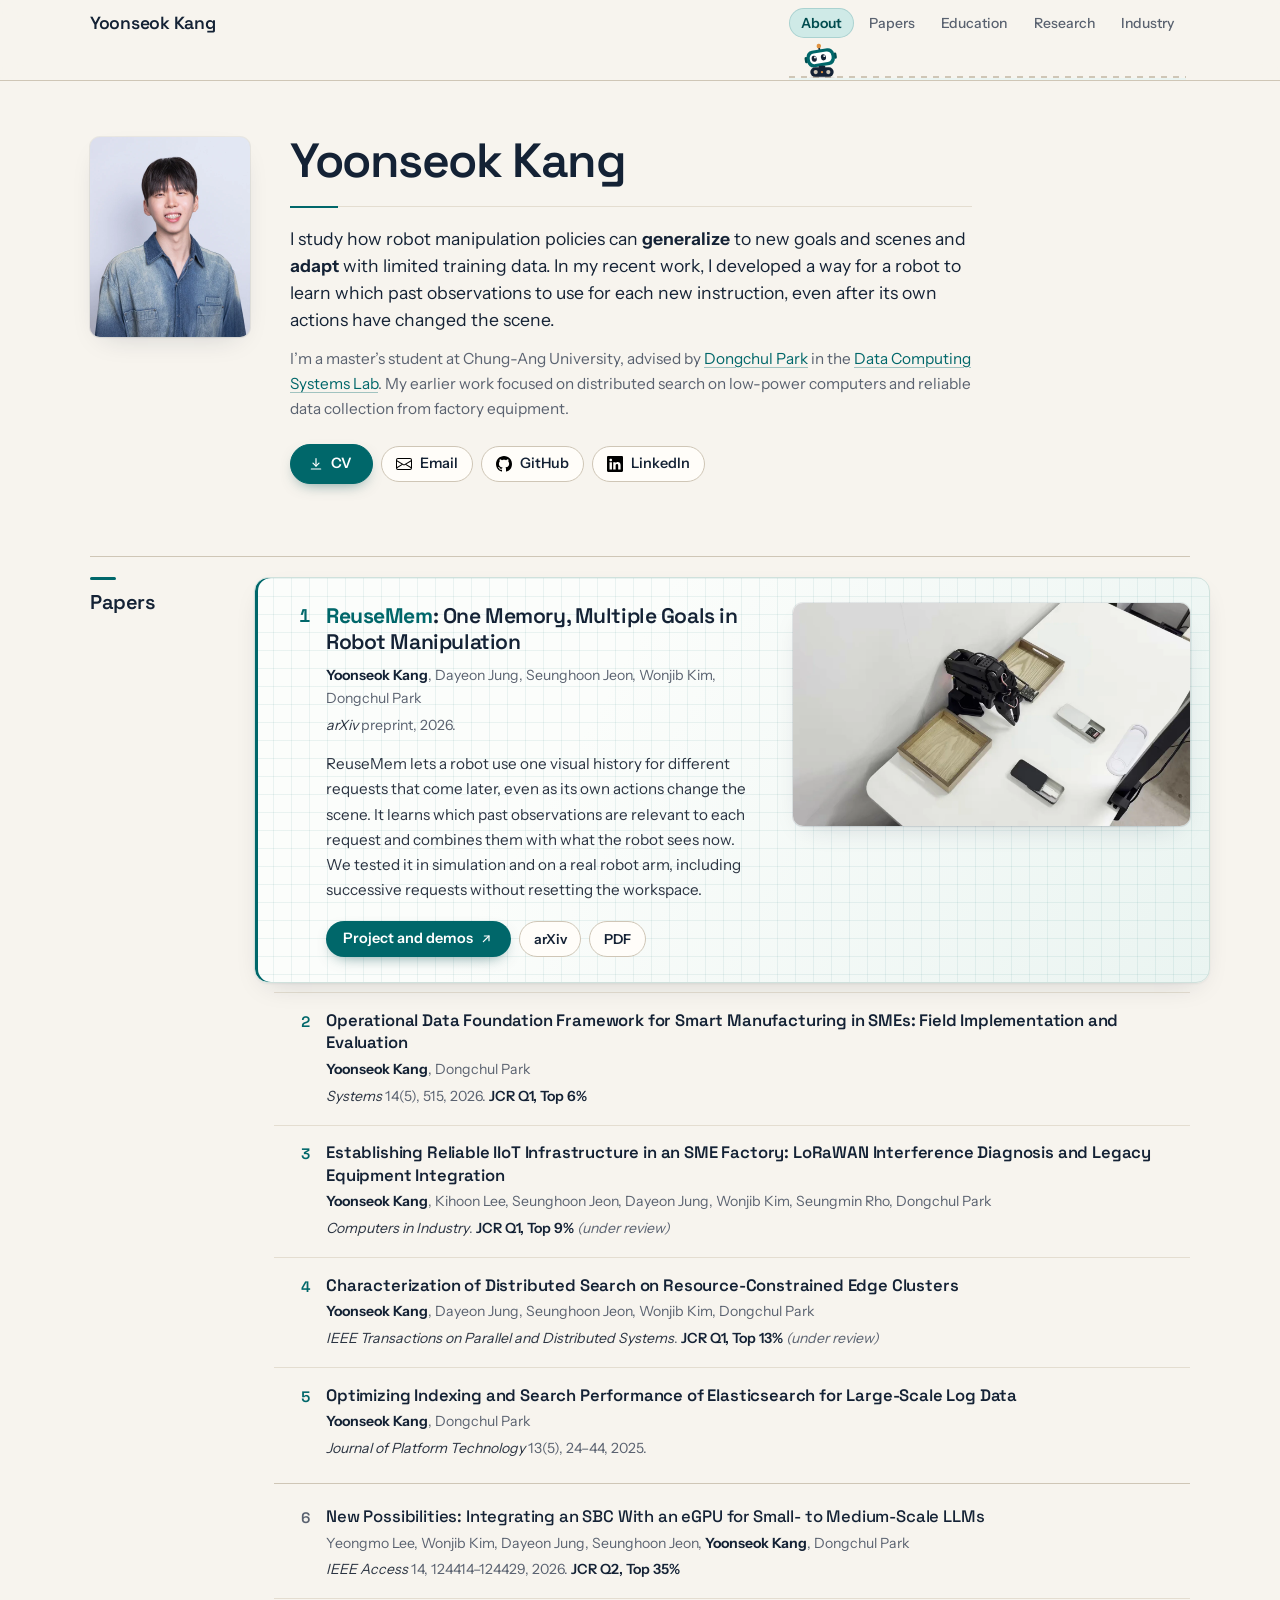
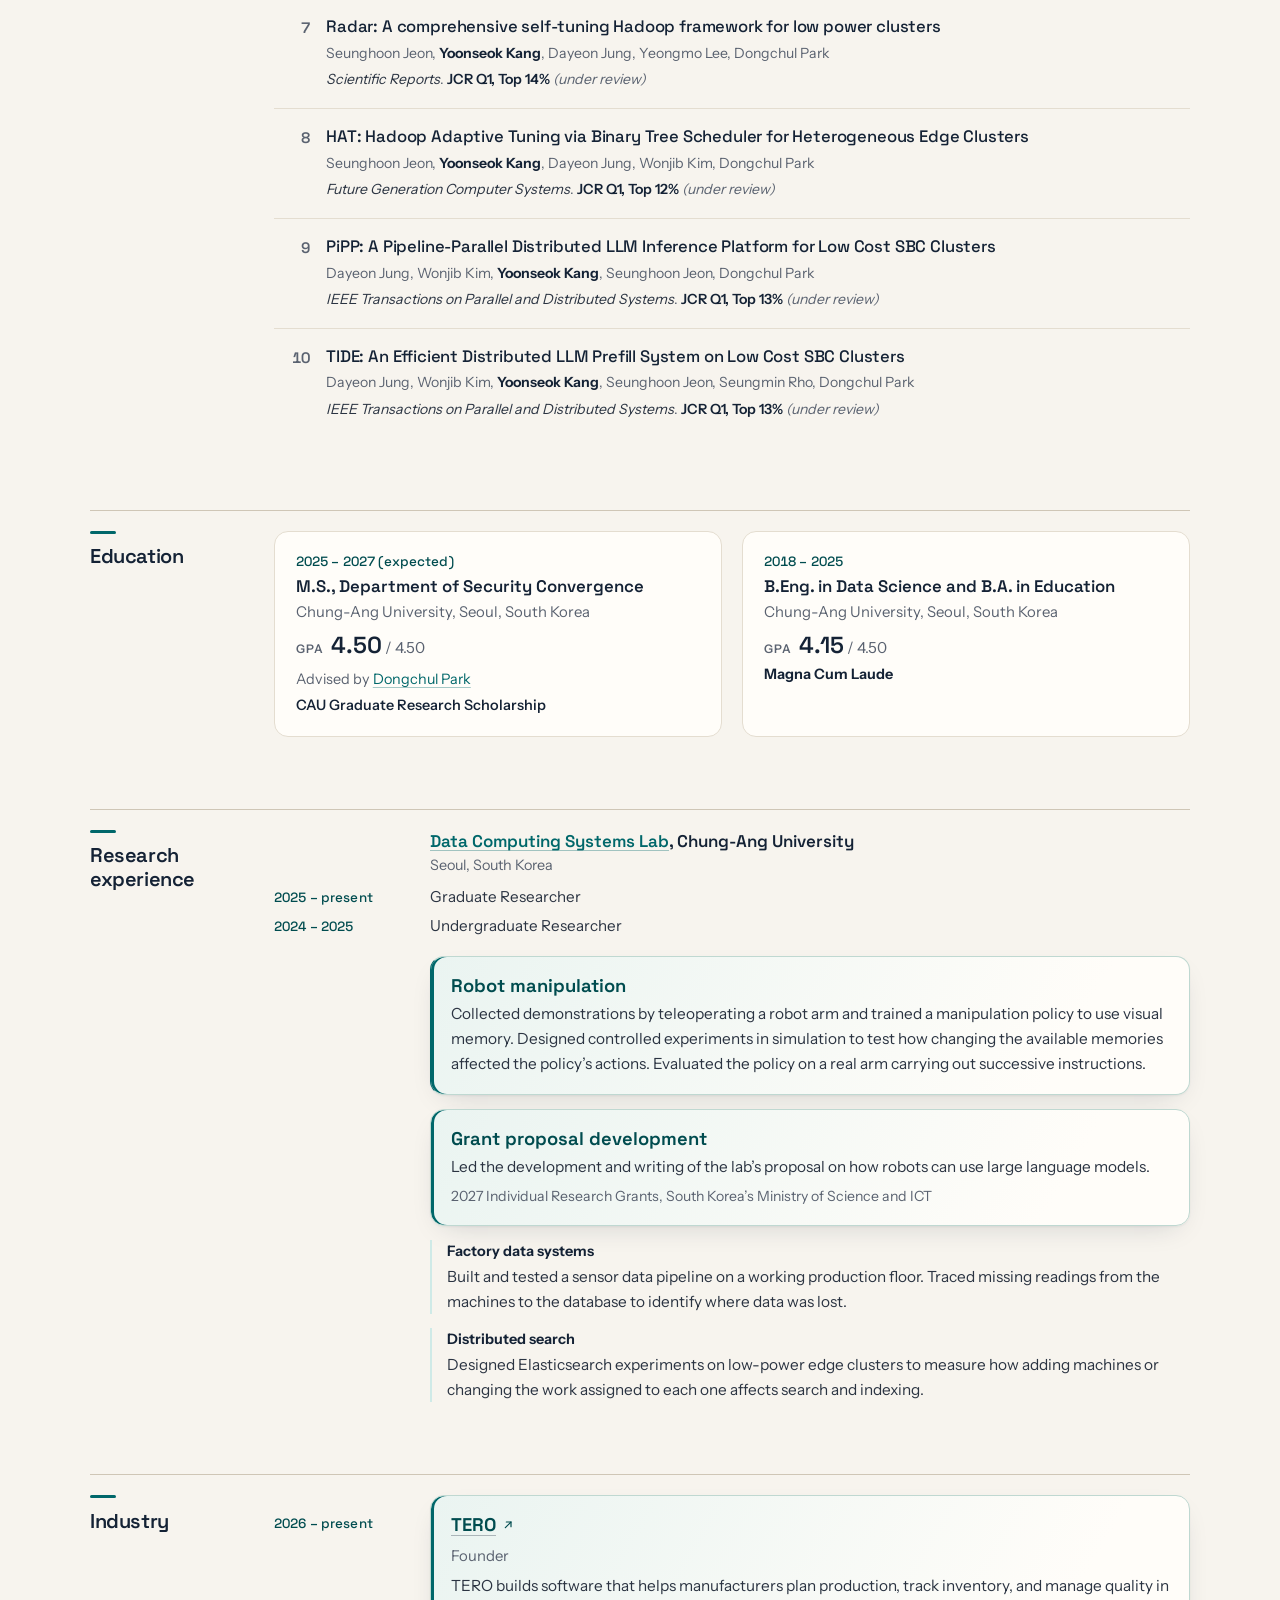
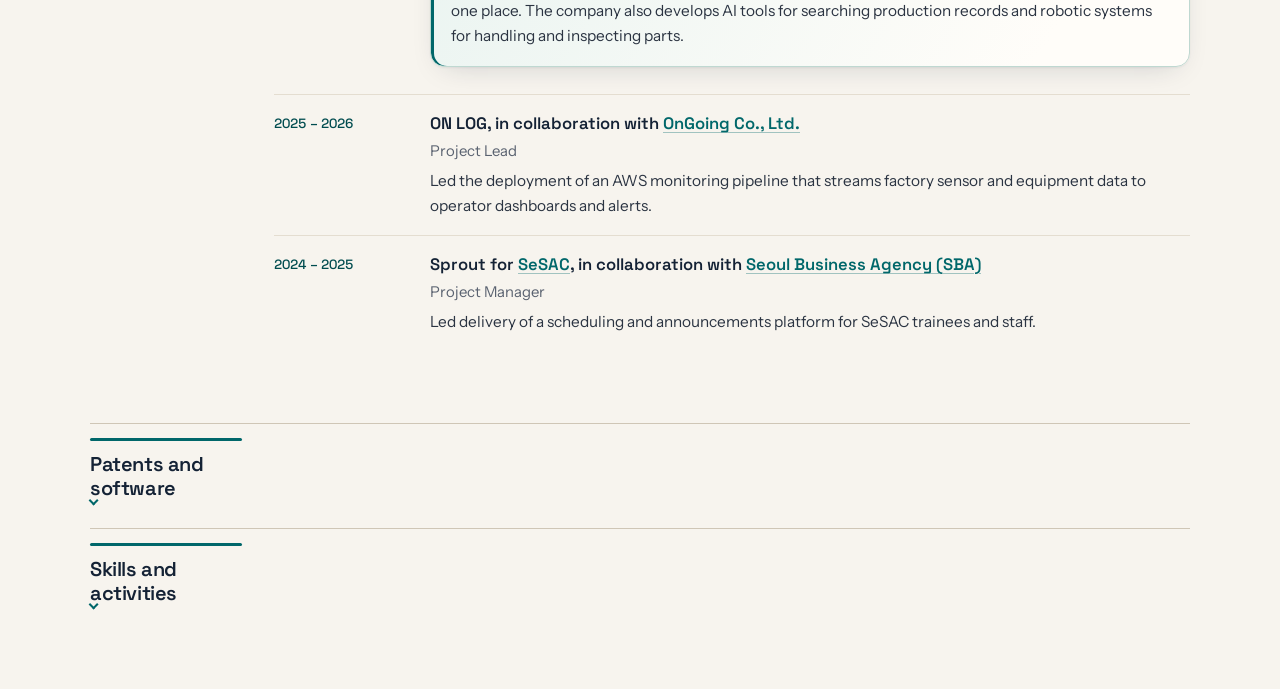
<file: index.html>
<!doctype html>
<html lang="en">
<head>
  <meta charset="utf-8">
  <meta name="viewport" content="width=device-width, initial-scale=1">
  <meta name="description" content="Yoonseok Kang studies how robots generalize manipulation skills to new tasks and adapt from limited data. M.S. student at Chung-Ang University and first author of ReuseMem.">
  <meta name="theme-color" content="#f7f4ee">
  <meta property="og:type" content="profile">
  <meta property="og:title" content="Yoonseok Kang | Robot Learning">
  <meta property="og:description" content="Robot learning for manipulation and adaptation from limited data. ReuseMem research, real-robot demos, and CV.">
  <meta property="og:url" content="https://yoondol.github.io/">
  <meta property="og:image" content="https://yoondol.github.io/assets/figures/reusemem-hardware.webp">
  <link rel="canonical" href="https://yoondol.github.io/">
  <link rel="icon" href="./assets/favicon.png" type="image/png">
  <link rel="preload" href="./assets/fonts/space-grotesk.woff2" as="font" type="font/woff2" crossorigin>
  <link rel="preload" href="./assets/fonts/instrument-sans.woff2" as="font" type="font/woff2" crossorigin>
  <link rel="stylesheet" href="./portfolio.css?v=124">
  <script src="./site.js" defer></script>
  <title>Yoonseok Kang | Robot Learning</title>
</head>
<body id="top">
  <a class="skip" href="#content">Skip to content</a>

  <svg class="sprite" aria-hidden="true" focusable="false">
    <symbol id="i-download" viewBox="0 0 24 24"><path d="M12 4v11"/><path d="m7.5 10.8 4.5 4.5 4.5-4.5"/><path d="M5 19.5h14"/></symbol>
    <symbol id="i-out" viewBox="0 0 24 24"><path d="M8 16 16.5 7.5"/><path d="M9.5 7.5h7v7"/></symbol>
  </svg>

  <header class="topbar">
    <div class="topbar-inner">
      <a class="wordmark" href="#top">Yoonseok Kang</a>
      <nav class="nav" aria-label="Sections">
        <div class="nav-track">
          <ul class="nav-list">
            <li><a href="#about">About</a></li>
            <li><a href="#papers">Papers</a></li>
            <li><a href="#education">Education</a></li>
            <li><a href="#research">Research</a></li>
            <li><a href="#industry">Industry</a></li>
          </ul>
          <span class="bot" aria-hidden="true">
            <svg viewBox="0 0 36 30" focusable="false">
              <ellipse class="bot-shadow" cx="18" cy="29.2" rx="11" ry=".8"/>
              <g class="bot-rig">
                <g class="bot-head">
                  <path class="bot-antenna" d="M18 6V3"/>
                  <circle class="bot-tip" cx="18" cy="2.4" r="1.9"/>
                  <rect class="bot-ear" x="4.2" y="10" width="2.6" height="5.4" rx="1.3"/>
                  <rect class="bot-ear" x="29.2" y="10" width="2.6" height="5.4" rx="1.3"/>
                  <rect class="bot-shell" x="6" y="5.4" width="24" height="14.4" rx="5.4"/>
                  <rect class="bot-visor" x="8.6" y="8" width="18.8" height="9.2" rx="4"/>
                  <g class="bot-eyes">
                    <ellipse class="bot-eye" cx="14" cy="12.6" rx="2.2" ry="2.6"/>
                    <ellipse class="bot-eye" cx="22" cy="12.6" rx="2.2" ry="2.6"/>
                    <circle class="bot-glint" cx="14.8" cy="11.6" r=".8"/>
                    <circle class="bot-glint" cx="22.8" cy="11.6" r=".8"/>
                  </g>
                </g>
                <rect class="bot-neck" x="15.2" y="19.4" width="5.6" height="2" rx=".7"/>
                <rect class="bot-chassis" x="8" y="20.8" width="20" height="8.2" rx="4.1"/>
                <circle class="bot-hub" cx="12.6" cy="24.9" r="1.8"/>
                <circle class="bot-hub" cx="23.4" cy="24.9" r="1.8"/>
                <circle class="bot-light" cx="18" cy="24.9" r="1"/>
              </g>
            </svg>
          </span>
        </div>
      </nav>
    </div>
  </header>

  <main id="content" class="page">
    <section class="profile" id="about" aria-labelledby="name">
      <img class="portrait" src="./assets/yoonseok-kang.webp" alt="Portrait of Yoonseok Kang" width="640" height="800" fetchpriority="high">
      <div class="profile-text">
        <h1 id="name">Yoonseok Kang</h1>
        <div class="bio">
          <p class="bio-lead">I study how robot manipulation policies can <strong>generalize</strong> to new goals and scenes and <strong>adapt</strong> with limited training data. In my recent work, I developed a way for a robot to learn which past observations to use for each new instruction, even after its own actions have changed the scene.</p>
          <p>I’m a master’s student at Chung-Ang University, advised by <a href="https://security.cau.ac.kr/bbs/board.php?bo_table=eng2_1&amp;wr_id=4">Dongchul Park</a> in the <a href="https://bigdata.cau.ac.kr/">Data Computing Systems Lab</a>. My earlier work focused on distributed search on low-power computers and reliable data collection from factory equipment.</p>
        </div>
        <ul class="profile-links" aria-label="Contact and profiles">
          <li><a class="cv" href="./assets/Yoonseok_Kang_CV-125.pdf"><svg class="icon" aria-hidden="true" focusable="false"><use href="#i-download"/></svg>CV</a></li>
          <li><a href="mailto:kangcl1609@cau.ac.kr"><img src="./assets/icons/envelope.svg" alt="" width="16" height="16">Email</a></li>
          <li><a href="https://github.com/yoondol"><img src="./assets/icons/github.svg" alt="" width="16" height="16">GitHub</a></li>
          <li><a href="https://www.linkedin.com/in/yoonseokkang/"><img src="./assets/icons/linkedin.svg" alt="" width="16" height="16">LinkedIn</a></li>
        </ul>
      </div>
    </section>

    <section class="block" id="papers" aria-labelledby="papers-h">
      <h2 id="papers-h">Papers</h2>
      <ol class="papers">
        <li class="paper paper-first" id="reusemem">
          <span class="num">1</span>
          <div class="spot">
            <div class="cite">
              <h3><a href="https://yoondol.github.io/reusemem/"><span class="lead-name">ReuseMem</span>: One Memory, Multiple Goals in Robot Manipulation</a></h3>
              <p class="authors"><strong>Yoonseok Kang</strong>, Dayeon Jung, Seunghoon Jeon, Wonjib Kim, Dongchul Park</p>
              <p class="venue"><cite>arXiv</cite> preprint, 2026.</p>
              <p class="summary">ReuseMem lets a robot use one visual history for different requests that come later, even as its own actions change the scene. It learns which past observations are relevant to each request and combines them with what the robot sees now. We tested it in simulation and on a real robot arm, including successive requests without resetting the workspace.</p>
              <p class="links"><a class="cta" href="https://yoondol.github.io/reusemem/">Project and demos<svg class="icon" aria-hidden="true" focusable="false"><use href="#i-out"/></svg></a><a class="chip" href="https://arxiv.org/abs/2611.21115">arXiv</a><a class="chip" href="https://arxiv.org/pdf/2611.21115">PDF</a></p>
            </div>
            <figure class="spot-fig">
              <a class="spot-image" href="https://yoondol.github.io/reusemem/"><img class="spot-photo" src="./assets/figures/reusemem-hardware.webp" width="1440" height="810" alt="ReuseMem project page: SO-101 arm setup used in the real-robot experiments"></a>
            </figure>
          </div>
        </li>

        <li class="paper" id="odff">
          <span class="num">2</span>
          <div class="cite">
            <h3><a href="https://doi.org/10.3390/systems14050515">Operational Data Foundation Framework for Smart Manufacturing in SMEs: Field Implementation and Evaluation</a></h3>
            <p class="authors"><strong>Yoonseok Kang</strong>, Dongchul Park</p>
            <p class="venue"><cite>Systems</cite> 14(5), 515, 2026. <span class="jcr">JCR Q1, Top 6%</span></p>
          </div>
        </li>

        <li class="paper" id="iiot">
          <span class="num">3</span>
          <div class="cite">
            <h3>Establishing Reliable IIoT Infrastructure in an SME Factory: LoRaWAN Interference Diagnosis and Legacy Equipment Integration</h3>
            <p class="authors"><strong>Yoonseok Kang</strong>, Kihoon Lee, Seunghoon Jeon, Dayeon Jung, Wonjib Kim, Seungmin Rho, Dongchul Park</p>
            <p class="venue"><cite>Computers in Industry</cite>. <span class="jcr">JCR Q1, Top 9%</span> <span class="status">(under review)</span></p>
          </div>
        </li>

        <li class="paper" id="edgesearch">
          <span class="num">4</span>
          <div class="cite">
            <h3>Characterization of Distributed Search on Resource-Constrained Edge Clusters</h3>
            <p class="authors"><strong>Yoonseok Kang</strong>, Dayeon Jung, Seunghoon Jeon, Wonjib Kim, Dongchul Park</p>
            <p class="venue"><cite>IEEE Transactions on Parallel and Distributed Systems</cite>. <span class="jcr">JCR Q1, Top 13%</span> <span class="status">(under review)</span></p>
          </div>
        </li>

        <li class="paper" id="elasticsearch">
          <span class="num">5</span>
          <div class="cite">
            <h3><a href="https://www.kci.go.kr/kciportal/ci/sereArticleSearch/ciSereArtiView.kci?sereArticleSearchBean.artiId=ART003261094">Optimizing Indexing and Search Performance of Elasticsearch for Large-Scale Log Data</a></h3>
            <p class="authors"><strong>Yoonseok Kang</strong>, Dongchul Park</p>
            <p class="venue"><cite>Journal of Platform Technology</cite> 13(5), 24–44, 2025.</p>
          </div>
        </li>

        <li class="paper paper-co" id="sbc-egpu">
          <span class="num">6</span>
          <div class="cite">
            <h3><a href="https://doi.org/10.1109/ACCESS.2026.3722613">New Possibilities: Integrating an SBC With an eGPU for Small- to Medium-Scale LLMs</a></h3>
            <p class="authors">Yeongmo Lee, Wonjib Kim, Dayeon Jung, Seunghoon Jeon, <strong>Yoonseok Kang</strong>, Dongchul Park</p>
            <p class="venue"><cite>IEEE Access</cite> 14, 124414–124429, 2026. <span class="jcr">JCR Q2, Top 35%</span></p>
          </div>
        </li>

        <li class="paper paper-co" id="radar">
          <span class="num">7</span>
          <div class="cite">
            <h3>Radar: A comprehensive self-tuning Hadoop framework for low power clusters</h3>
            <p class="authors">Seunghoon Jeon, <strong>Yoonseok Kang</strong>, Dayeon Jung, Yeongmo Lee, Dongchul Park</p>
            <p class="venue"><cite>Scientific Reports</cite>. <span class="jcr">JCR Q1, Top 14%</span> <span class="status">(under review)</span></p>
          </div>
        </li>

        <li class="paper paper-co" id="hat">
          <span class="num">8</span>
          <div class="cite">
            <h3>HAT: Hadoop Adaptive Tuning via Binary Tree Scheduler for Heterogeneous Edge Clusters</h3>
            <p class="authors">Seunghoon Jeon, <strong>Yoonseok Kang</strong>, Dayeon Jung, Wonjib Kim, Dongchul Park</p>
            <p class="venue"><cite>Future Generation Computer Systems</cite>. <span class="jcr">JCR Q1, Top 12%</span> <span class="status">(under review)</span></p>
          </div>
        </li>

        <li class="paper paper-co" id="pipp">
          <span class="num">9</span>
          <div class="cite">
            <h3>PiPP: A Pipeline-Parallel Distributed LLM Inference Platform for Low Cost SBC Clusters</h3>
            <p class="authors">Dayeon Jung, Wonjib Kim, <strong>Yoonseok Kang</strong>, Seunghoon Jeon, Dongchul Park</p>
            <p class="venue"><cite>IEEE Transactions on Parallel and Distributed Systems</cite>. <span class="jcr">JCR Q1, Top 13%</span> <span class="status">(under review)</span></p>
          </div>
        </li>

        <li class="paper paper-co" id="tide">
          <span class="num">10</span>
          <div class="cite">
            <h3>TIDE: An Efficient Distributed LLM Prefill System on Low Cost SBC Clusters</h3>
            <p class="authors">Dayeon Jung, Wonjib Kim, <strong>Yoonseok Kang</strong>, Seunghoon Jeon, Seungmin Rho, Dongchul Park</p>
            <p class="venue"><cite>IEEE Transactions on Parallel and Distributed Systems</cite>. <span class="jcr">JCR Q1, Top 13%</span> <span class="status">(under review)</span></p>
          </div>
        </li>
      </ol>
    </section>

    <section class="block" id="education" aria-labelledby="education-h">
      <h2 id="education-h">Education</h2>
      <div class="degrees">
        <article class="degree">
          <p class="when">2025 – 2027 (expected)</p>
          <h3>M.S., Department of Security Convergence</h3>
          <p class="school">Chung-Ang University, Seoul, South Korea</p>
          <p class="gpa"><span>GPA</span> <strong>4.50</strong> / 4.50</p>
          <p class="note">Advised by <a href="https://security.cau.ac.kr/bbs/board.php?bo_table=eng2_1&amp;wr_id=4">Dongchul Park</a></p>
          <p class="award">CAU Graduate Research Scholarship</p>
        </article>
        <article class="degree">
          <p class="when">2018 – 2025</p>
          <h3>B.Eng. in Data Science and B.A. in Education</h3>
          <p class="school">Chung-Ang University, Seoul, South Korea</p>
          <p class="gpa"><span>GPA</span> <strong>4.15</strong> / 4.50</p>
          <p class="award"><strong>Magna Cum Laude</strong></p>
        </article>
      </div>
    </section>

    <section class="block" id="research" aria-labelledby="research-h">
      <h2 id="research-h">Research experience</h2>
      <article class="lab">
        <h3><a href="https://bigdata.cau.ac.kr/">Data Computing Systems Lab</a>, Chung-Ang University</h3>
        <p class="lab-location">Seoul, South Korea</p>
        <ul class="roles">
          <li><span class="when">2025 – present</span><span class="role-name">Graduate Researcher</span></li>
          <li><span class="when">2024 – 2025</span><span class="role-name">Undergraduate Researcher</span></li>
        </ul>
        <dl class="focus">
          <div class="highlight-card">
            <dt>Robot manipulation</dt>
            <dd>Collected demonstrations by teleoperating a robot arm and trained a manipulation policy to use visual memory. Designed controlled experiments in simulation to test how changing the available memories affected the policy’s actions. Evaluated the policy on a real arm carrying out successive instructions.</dd>
          </div>
          <div class="highlight-card">
            <dt>Grant proposal development</dt>
            <dd>
              <p>Led the development and writing of the lab’s proposal on how robots can use large language models.</p>
              <p class="proposal-program">2027 Individual Research Grants, South Korea’s Ministry of Science and ICT</p>
            </dd>
          </div>
          <div><dt>Factory data systems</dt><dd>Built and tested a sensor data pipeline on a working production floor. Traced missing readings from the machines to the database to identify where data was lost.</dd></div>
          <div><dt>Distributed search</dt><dd>Designed Elasticsearch experiments on low-power edge clusters to measure how adding machines or changing the work assigned to each one affects search and indexing.</dd></div>
        </dl>
      </article>
    </section>

    <section class="block" id="industry" aria-labelledby="industry-h">
      <h2 id="industry-h">Industry</h2>

      <article class="entry entry-featured">
        <p class="when">2026 – present</p>
        <div class="entry-body highlight-card">
          <h3><a href="https://tero.kr/">TERO<svg class="icon" aria-hidden="true" focusable="false"><use href="#i-out"/></svg></a></h3>
          <p class="role">Founder</p>
          <p>TERO builds software that helps manufacturers plan production, track inventory, and manage quality in one place. The company also develops AI tools for searching production records and robotic systems for handling and inspecting parts.</p>
        </div>
      </article>

      <article class="entry">
        <p class="when">2025 – 2026</p>
        <div class="entry-body">
          <h3>ON LOG, in collaboration with <a href="https://www.ongo-ing.com/en/about">OnGoing Co., Ltd.</a></h3>
          <p class="role">Project Lead</p>
          <p>Led the deployment of an AWS monitoring pipeline that streams factory sensor and equipment data to operator dashboards and alerts.</p>
        </div>
      </article>

      <article class="entry">
        <p class="when">2024 – 2025</p>
        <div class="entry-body">
          <h3>Sprout for <a href="https://sesac.seoul.kr/sesac/introduction/intro.do">SeSAC</a>, in collaboration with <a href="https://www.sba.seoul.kr/">Seoul Business Agency (SBA)</a></h3>
          <p class="role">Project Manager</p>
          <p>Led delivery of a scheduling and announcements platform for SeSAC trainees and staff.</p>
        </div>
      </article>
    </section>

    <section class="block fold" id="patents" aria-labelledby="patents-h">
      <details>
        <summary><h2 id="patents-h">Patents and software</h2></summary>
      <div class="ip fold-body">
        <div class="ip-group">
          <h3>Korean patent applications</h3>
          <ul>
            <li><span class="ip-title">Distributed LLM Prefill</span><span class="ip-id">Application 10-2026-0217817, filed 2026</span></li>
            <li><span class="ip-title">Distributed LLM Inference on SBC Clusters</span><span class="ip-id">Application 10-2026-0165843, filed 2026</span></li>
            <li><span class="ip-title">Hadoop Scheduling with a Binary Tree</span><span class="ip-id">Application 10-2026-0095501, filed 2026</span></li>
            <li><span class="ip-title">Distributed Search on Edge Clusters</span><span class="ip-id">Application 10-2026-0092836, filed 2026</span></li>
            <li><span class="ip-title">Self-Tuning Hadoop for Low-Power Clusters</span><span class="ip-id">Application 10-2025-0110496, filed 2025</span></li>
          </ul>
        </div>
        <div class="ip-group">
          <h3>Software registrations</h3>
          <ul>
            <li><span class="ip-title">Pipeline-Parallel LLM Inference on SBC Clusters</span><span class="ip-id">Copyright C-2026-058572 and software asset ASSET_0016589, 2026</span></li>
            <li><span class="ip-title">Distributed Search on Edge Clusters</span><span class="ip-id">Copyright C-2026-058729 and software asset ASSET_0016504, 2026</span></li>
            <li><span class="ip-title">Hadoop Scheduling with a Binary Tree</span><span class="ip-id">Copyright C-2026-058727 and software asset ASSET_0016558, 2026</span></li>
            <li><span class="ip-title">Self-Tuning Hadoop for Low-Power Clusters</span><span class="ip-id">Copyright C-2025-041771 and software asset ASSET_0015143, 2025</span></li>
          </ul>
        </div>
      </div>
      </details>
    </section>

    <section class="block fold" id="activities" aria-labelledby="activities-h">
      <details>
        <summary><h2 id="activities-h">Skills and activities</h2></summary>
      <div class="fold-body">
      <div class="tools">
        <p><span>Robot learning</span> Imitation learning, VLA policy adaptation, goal-conditioned retrieval</p>
        <p><span>Robot experimentation</span> Teleoperation, demonstration collection, simulation and hardware evaluation</p>
        <p><span>ML and simulation tools</span> Python, PyTorch, NumPy, OpenCV, MuJoCo, LeRobot</p>
        <p><span>Data systems</span> Linux, Kubernetes, Kafka, PostgreSQL/pgvector, Elasticsearch</p>
      </div>
      <article class="entry entry-compact">
        <p class="when">2025 – 2026</p>
        <div class="entry-body"><h3>BOAZ</h3><p class="role">Data Engineering Member, 24th cohort</p></div>
      </article>
      <article class="entry entry-compact">
        <p class="when">2024 – 2025</p>
        <div class="entry-body"><h3>EPOCH</h3><p class="role">Inaugural cohort member and second-cohort organizer</p></div>
      </article>
      </div>
      </details>
    </section>
  </main>
</body>
</html>
</file>
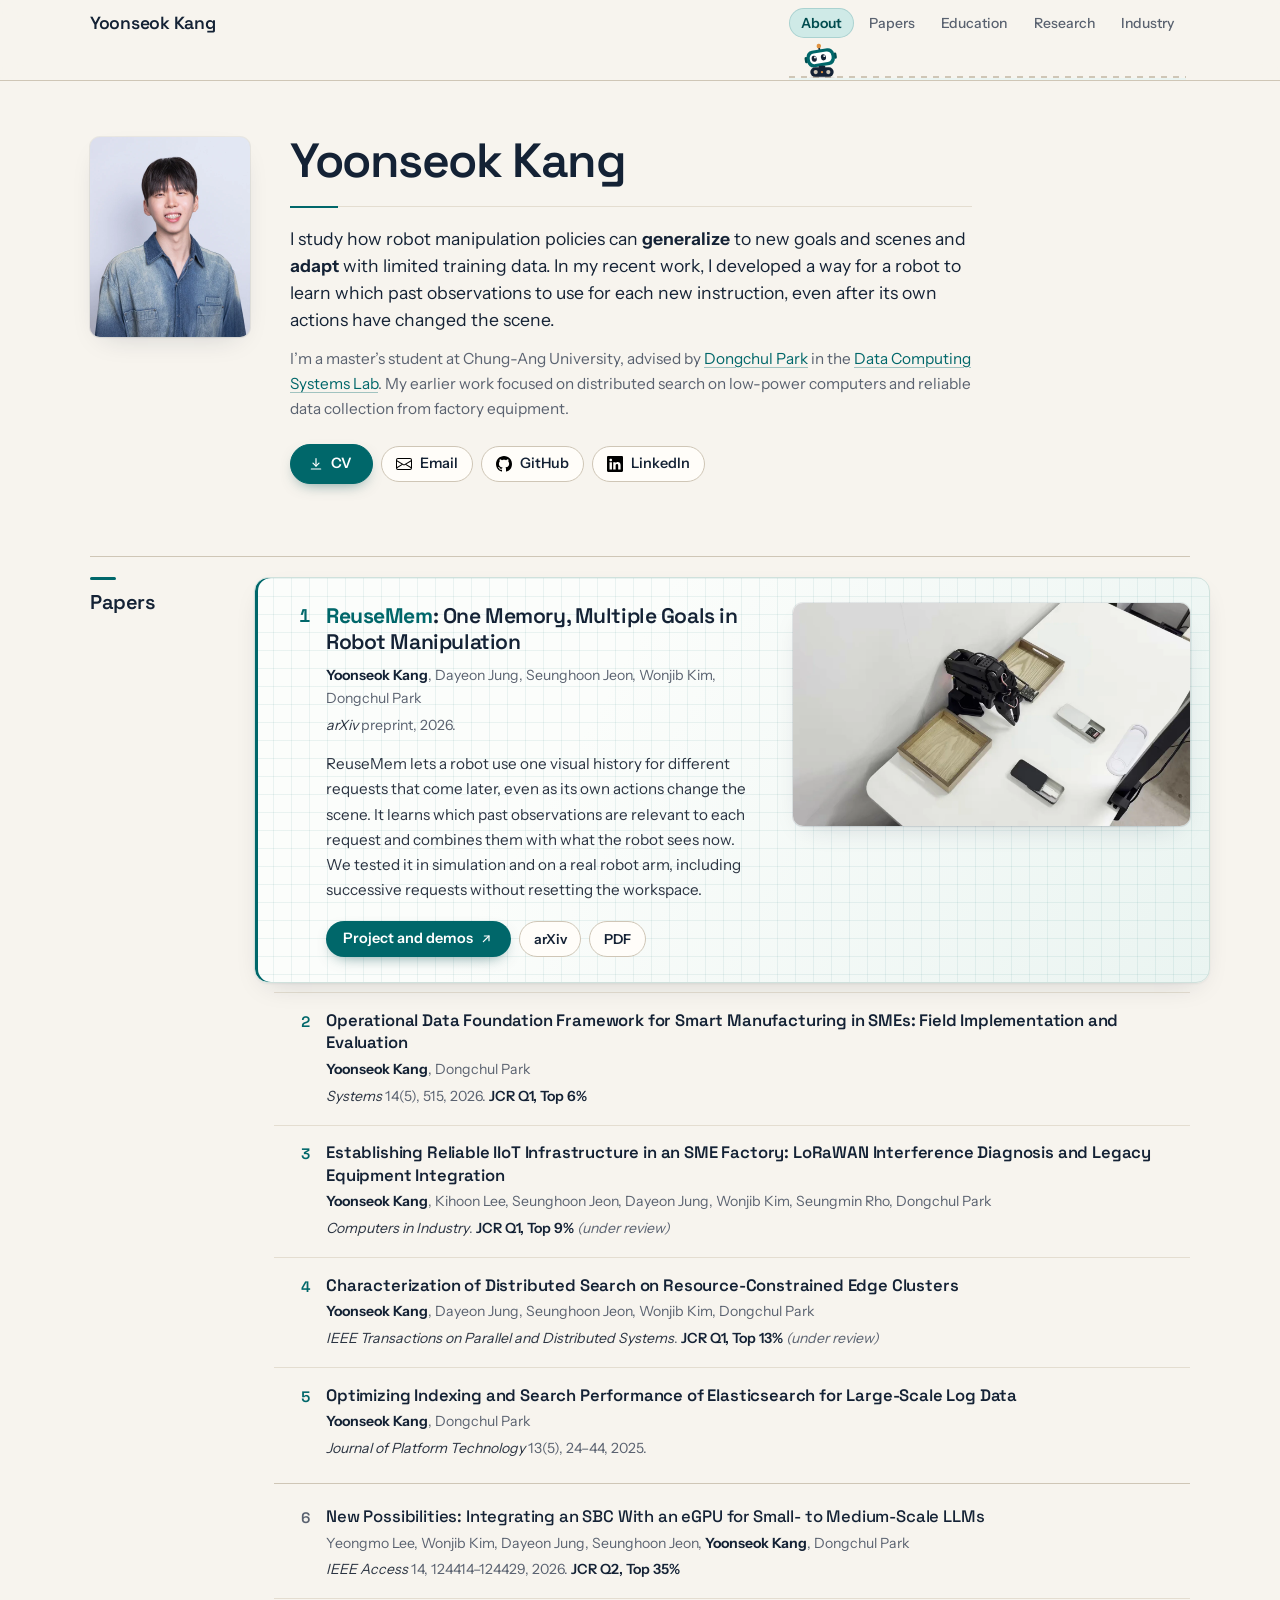
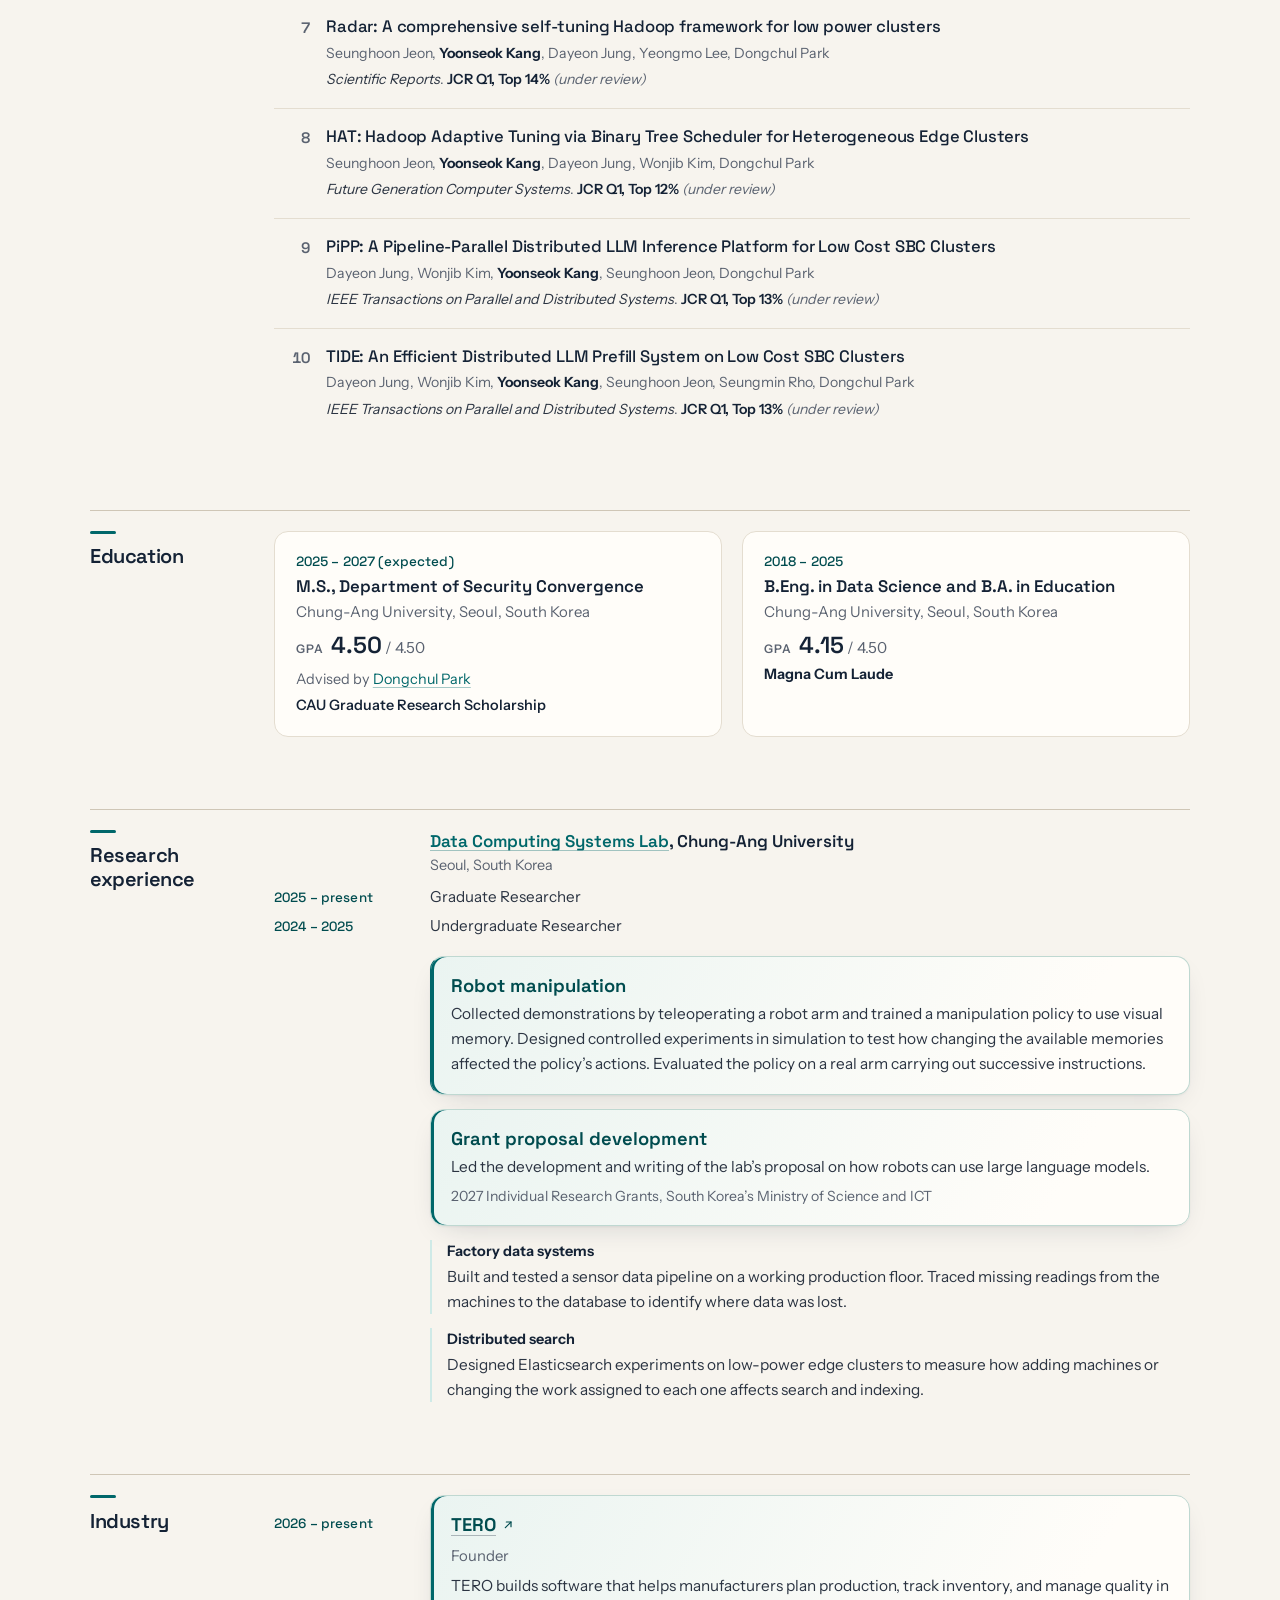
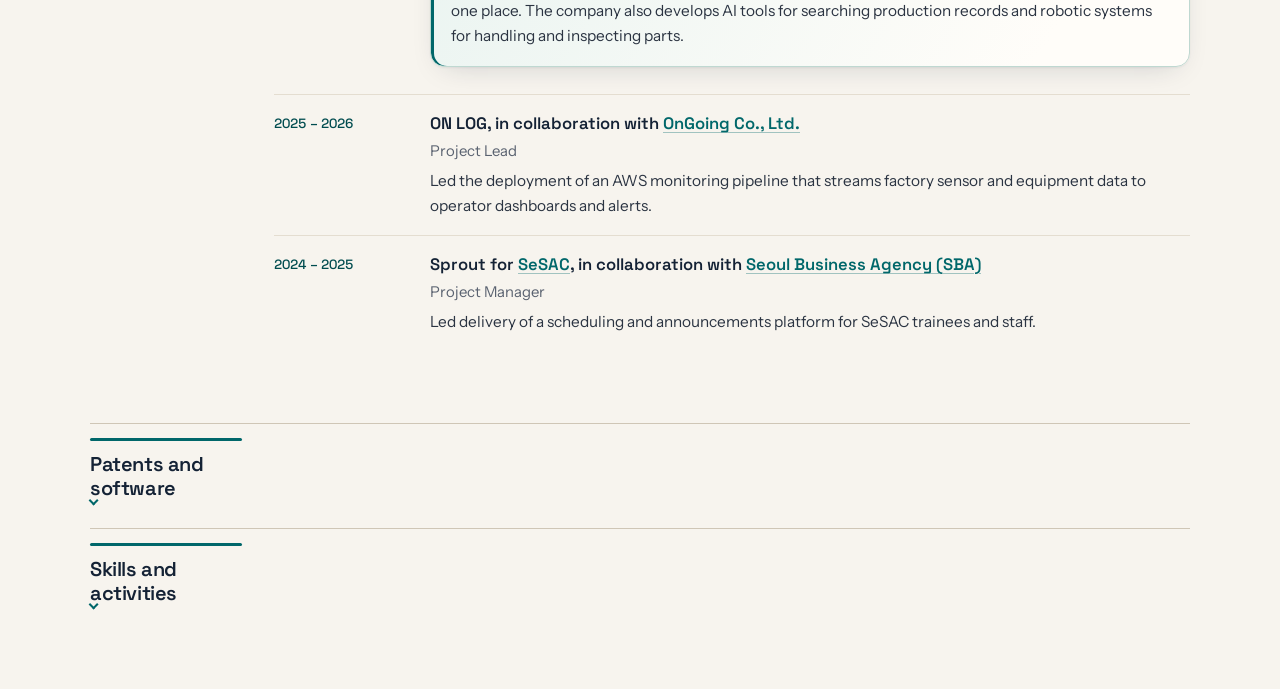
<file: overview/index.html>
<!doctype html>
<html lang="en">
<head>
  <meta charset="utf-8">
  <meta name="viewport" content="width=device-width, initial-scale=1">
  <meta name="robots" content="noindex">
  <meta http-equiv="refresh" content="0; url=../">
  <link rel="canonical" href="https://yoondol.github.io/">
  <title>Yoonseok Kang</title>
  <script>location.replace('../' + location.hash);</script>
</head>
<body>
  <p>This page has moved to <a href="../">Yoonseok Kang’s home page</a>.</p>
</body>
</html>
</file>
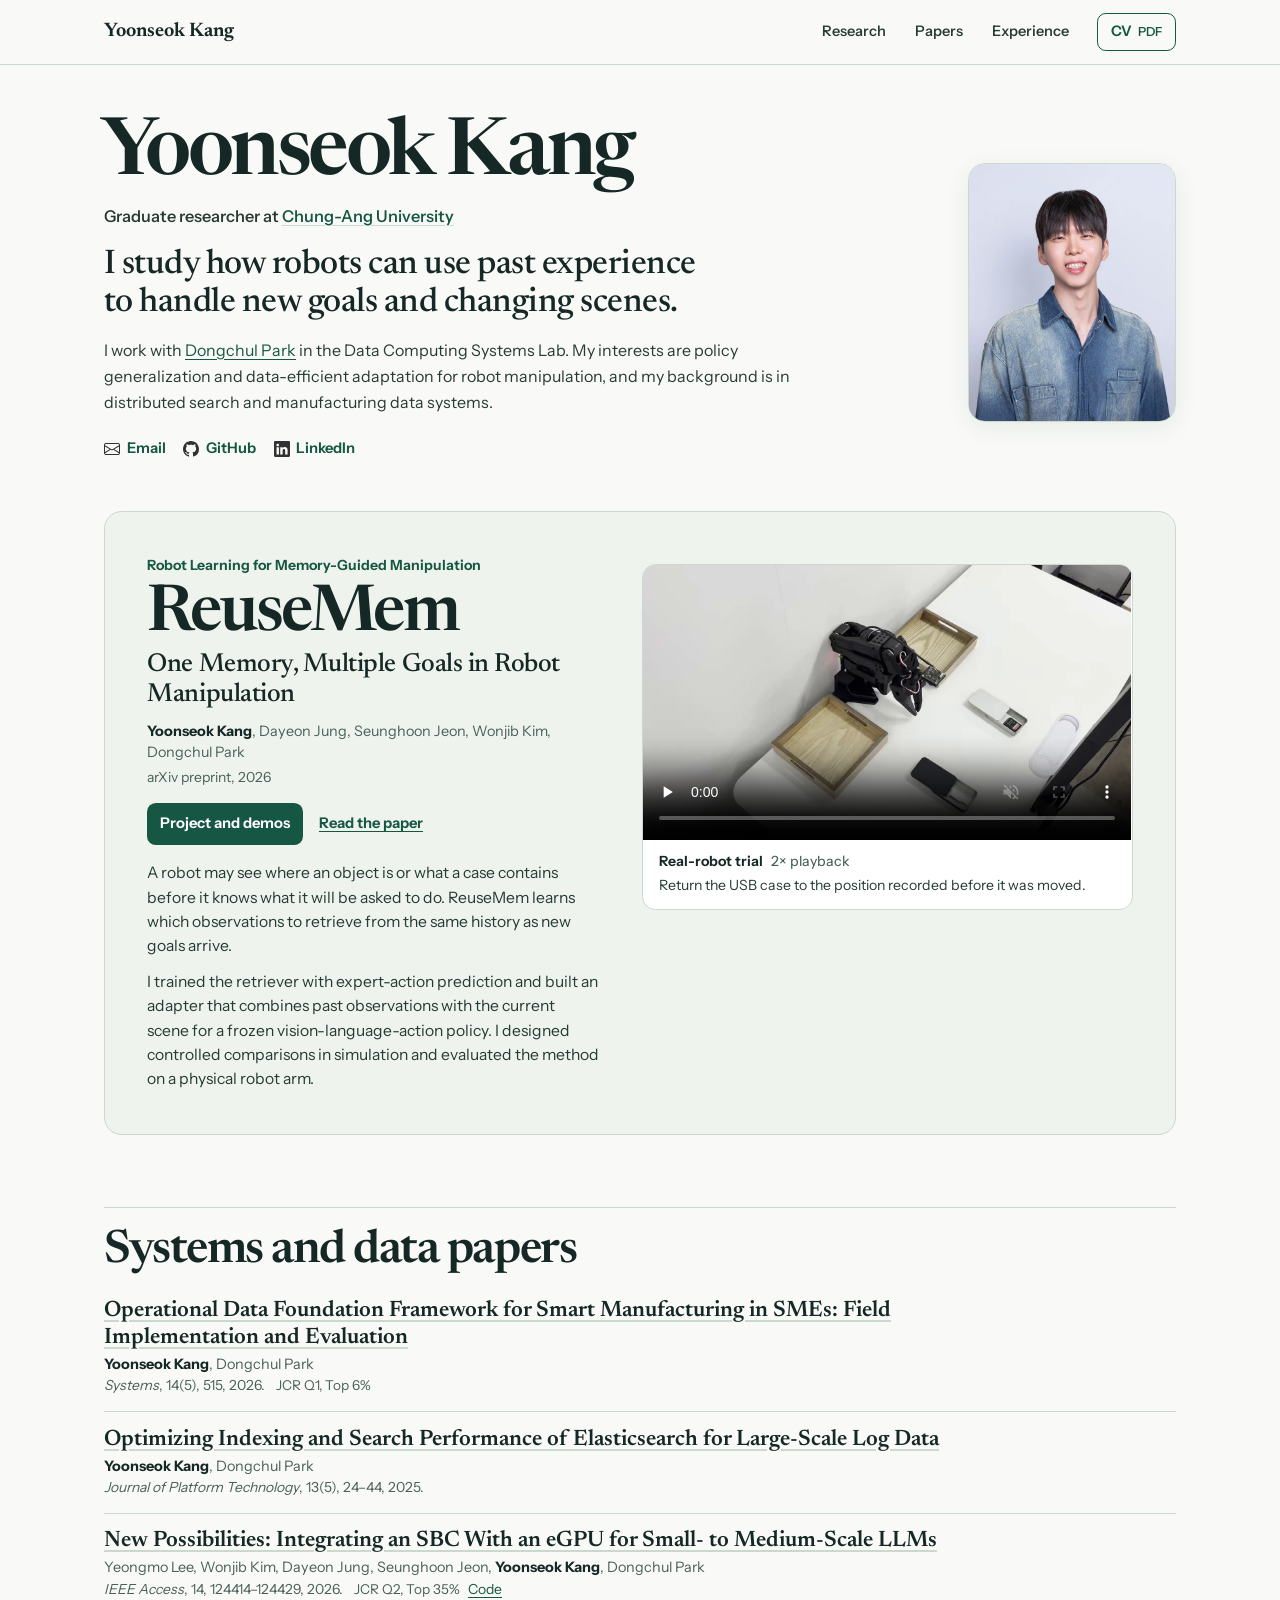
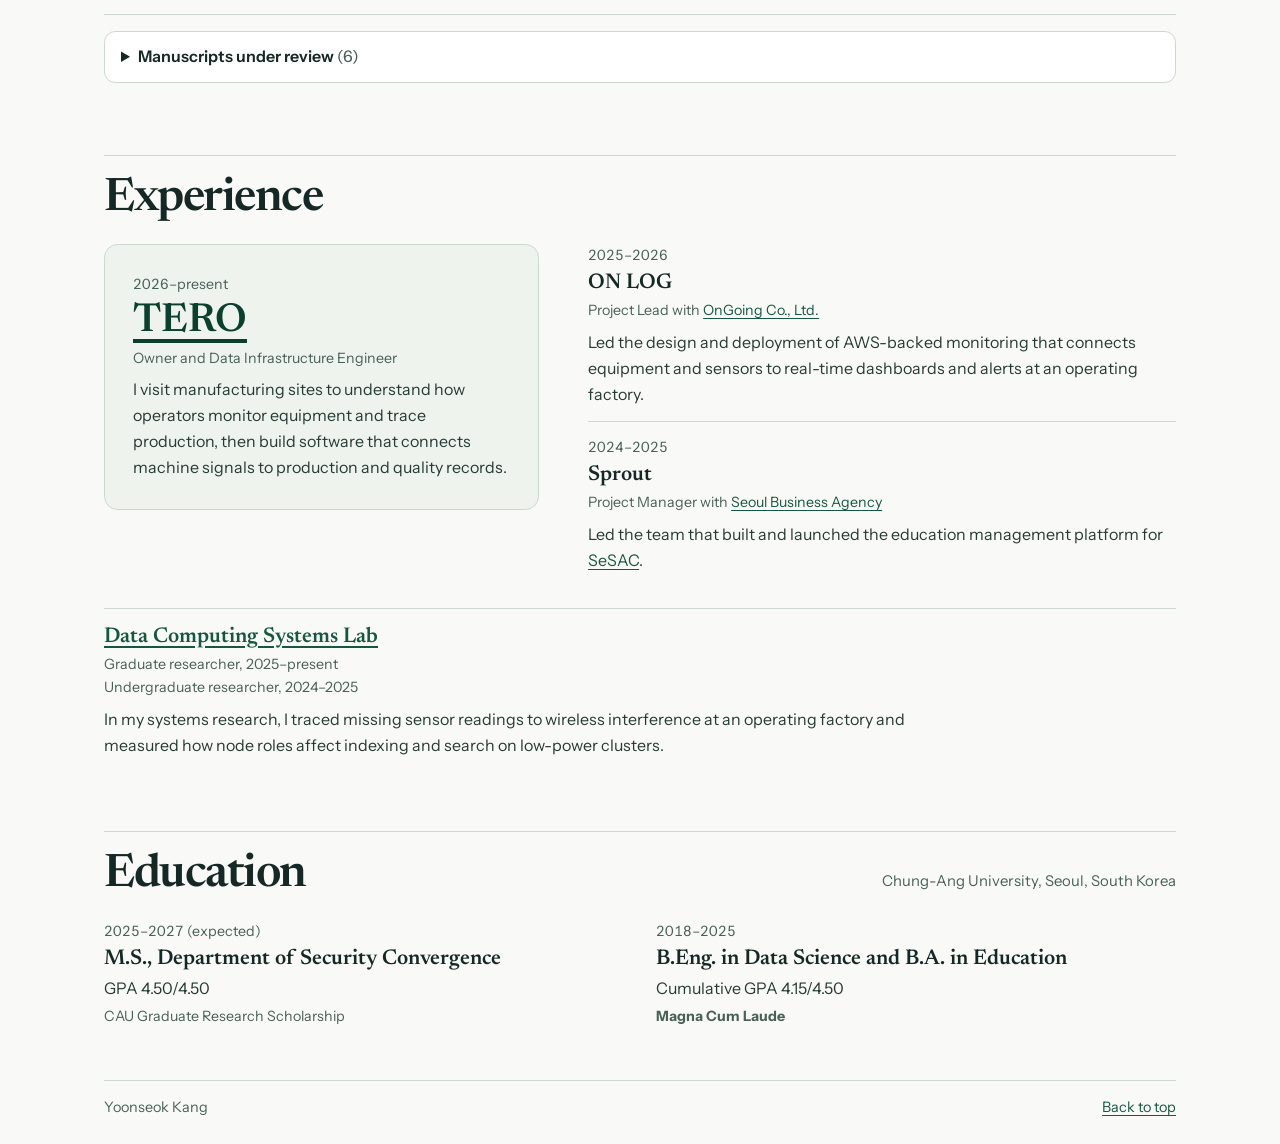
<file: profile-v118/index.html>
<!doctype html>
<html lang="en">
<head>
  <meta charset="utf-8">
  <meta name="viewport" content="width=device-width, initial-scale=1">
  <meta name="description" content="Yoonseok Kang, a graduate researcher at Chung-Ang University studying robot policy generalization and data-efficient adaptation. Research, publications, and CV.">
  <meta name="theme-color" content="#f9faf7">
  <meta property="og:type" content="profile">
  <meta property="og:title" content="Yoonseok Kang | Robot Learning">
  <meta property="og:description" content="Robot learning for manipulation, including ReuseMem, a study of how robots can act on different goals from the same experience.">
  <meta property="og:url" content="https://yoondol.github.io/profile/">
  <meta property="og:image" content="https://yoondol.github.io/assets/figures/reusemem-hardware.webp">
  <link rel="canonical" href="https://yoondol.github.io/profile/">
  <link rel="icon" href="../assets/favicon.png" type="image/png">
  <link rel="stylesheet" href="./style.css">
  <script src="./profile.js" defer></script>
  <title>Yoonseok Kang | Robot Learning</title>
</head>
<body id="top">
  <a class="skip-link" href="#main">Skip to content</a>
  <header class="site-header">
    <div class="shell header-inner">
      <a class="site-name" href="#top">Yoonseok Kang</a>
      <nav aria-label="Main navigation">
        <a href="#research">Research</a>
        <a href="#papers">Papers</a>
        <a href="#experience">Experience</a>
        <a class="cv-link" href="../assets/Yoonseok_Kang_CV-125.pdf">CV <span>PDF</span></a>
      </nav>
    </div>
  </header>

  <main id="main" class="shell" tabindex="-1">
    <section class="intro" aria-labelledby="profile-name">
      <div class="intro-content">
        <h1 id="profile-name">Yoonseok Kang</h1>
        <p class="affiliation">Graduate researcher at <a href="https://bigdata.cau.ac.kr/">Chung-Ang University</a></p>
        <p class="lead">I study how robots can use past experience to handle new goals and changing scenes.</p>
        <p class="bio">I work with <a href="https://security.cau.ac.kr/bbs/board.php?bo_table=eng2_1&amp;wr_id=4">Dongchul Park</a> in the Data Computing Systems Lab. My interests are policy generalization and data-efficient adaptation for robot manipulation, and my background is in distributed search and manufacturing data systems.</p>
        <ul class="contact" aria-label="Contact and professional profiles">
          <li><a href="mailto:kangcl1609@cau.ac.kr"><img src="../assets/icons/envelope.svg" width="16" height="16" alt="">Email</a></li>
          <li><a href="https://github.com/yoondol"><img src="../assets/icons/github.svg" width="16" height="16" alt="">GitHub</a></li>
          <li><a href="https://www.linkedin.com/in/yoonseokkang/"><img src="../assets/icons/linkedin.svg" width="16" height="16" alt="">LinkedIn</a></li>
        </ul>
      </div>
      <img class="portrait" src="../assets/yoonseok-kang.webp" alt="Portrait of Yoonseok Kang" width="640" height="800" fetchpriority="high">
    </section>

    <section class="section" id="research" aria-labelledby="research-heading">
      <article class="featured" id="reusemem">
        <div class="featured-heading">
          <h2 class="project-topic" id="research-heading">Robot Learning for Memory-Guided Manipulation</h2>
          <h3><a href="https://yoondol.github.io/reusemem/">ReuseMem<span>One Memory, Multiple Goals in Robot Manipulation</span></a></h3>
          <p class="byline"><strong>Yoonseok Kang</strong>, Dayeon Jung, Seunghoon Jeon, Wonjib Kim, Dongchul Park</p>
          <p class="venue">arXiv preprint, 2026</p>
          <div class="project-links">
            <a class="primary-link" href="https://yoondol.github.io/reusemem/">Project and demos</a>
            <a class="secondary-link" href="https://arxiv.org/abs/2611.21115">Read the paper</a>
          </div>
        </div>
        <figure class="trial">
          <div class="trial-media">
            <video aria-label="Real-robot trial showing a case returned to its original position, at twice normal speed" controls muted playsinline preload="none" width="960" height="540" poster="../assets/figures/reusemem-hardware.webp" data-demo>
              <source src="https://yoondol.github.io/reusemem/assets/real-world/parts/case-goal-3.mp4" type="video/mp4">
              <a href="https://yoondol.github.io/reusemem/#real-world">Watch the real-robot experiment on the project site</a>
            </video>
          </div>
          <figcaption>
            <span class="trial-label">Real-robot trial <span class="speed">2× playback</span></span>
            <span>Return the USB case to the position recorded before it was moved.</span>
          </figcaption>
          <p class="video-error" data-video-error hidden>Playback is unavailable here. <a href="https://yoondol.github.io/reusemem/">Open the project demos</a>.</p>
        </figure>
        <div class="featured-description">
          <p>A robot may see where an object is or what a case contains before it knows what it will be asked to do. ReuseMem learns which observations to retrieve from the same history as new goals arrive.</p>
          <p>I trained the retriever with expert-action prediction and built an adapter that combines past observations with the current scene for a frozen vision-language-action policy. I designed controlled comparisons in simulation and evaluated the method on a physical robot arm.</p>
        </div>
      </article>
    </section>

    <section class="section" id="papers" aria-labelledby="papers-heading">
      <div class="section-head">
        <h2 id="papers-heading">Systems and data papers</h2>
      </div>
      <ul class="paper-list">
        <li>
          <h3><a href="https://doi.org/10.3390/systems14050515">Operational Data Foundation Framework for Smart Manufacturing in SMEs: Field Implementation and Evaluation</a></h3>
          <p class="byline"><strong>Yoonseok Kang</strong>, Dongchul Park</p>
          <p class="venue"><cite>Systems</cite>, 14(5), 515, 2026. <span class="journal-rank">JCR Q1, Top 6%</span></p>
        </li>
        <li>
          <h3><a href="https://www.kci.go.kr/kciportal/ci/sereArticleSearch/ciSereArtiView.kci?sereArticleSearchBean.artiId=ART003261094">Optimizing Indexing and Search Performance of Elasticsearch for Large-Scale Log Data</a></h3>
          <p class="byline"><strong>Yoonseok Kang</strong>, Dongchul Park</p>
          <p class="venue"><cite>Journal of Platform Technology</cite>, 13(5), 24–44, 2025.</p>
        </li>
        <li>
          <h3><a href="https://doi.org/10.1109/ACCESS.2026.3722613">New Possibilities: Integrating an SBC With an eGPU for Small- to Medium-Scale LLMs</a></h3>
          <p class="byline">Yeongmo Lee, Wonjib Kim, Dayeon Jung, Seunghoon Jeon, <strong>Yoonseok Kang</strong>, Dongchul Park</p>
          <p class="venue"><cite>IEEE Access</cite>, 14, 124414–124429, 2026. <span class="journal-rank">JCR Q2, Top 35%</span><a class="paper-code" href="https://github.com/Data-Computing-Systems-Lab/sbc-egpu-llm">Code</a></p>
        </li>
      </ul>
      <details class="manuscripts">
        <summary>Manuscripts under review <span>(6)</span></summary>
        <ul class="paper-list">
        <li>
          <h3>Establishing Reliable IIoT Infrastructure in an SME Factory: LoRaWAN Interference Diagnosis and Legacy Equipment Integration</h3>
          <p class="byline"><strong>Yoonseok Kang</strong>, Kihoon Lee, Seunghoon Jeon, Dayeon Jung, Wonjib Kim, Seungmin Rho, Dongchul Park</p>
          <p class="venue">Under review at <cite>Computers in Industry</cite> <span class="journal-rank">JCR Q1, Top 9%</span></p>
        </li>
        <li>
          <h3>Characterization of Distributed Search on Resource-Constrained Edge Clusters</h3>
          <p class="byline"><strong>Yoonseok Kang</strong>, Dayeon Jung, Seunghoon Jeon, Wonjib Kim, Dongchul Park</p>
          <p class="venue">Under review at <cite>IEEE Transactions on Parallel and Distributed Systems</cite> <span class="journal-rank">JCR Q1, Top 13%</span></p>
        </li>
        <li>
          <h3>Radar: A comprehensive self-tuning Hadoop framework for low power clusters</h3>
          <p class="byline">Seunghoon Jeon, <strong>Yoonseok Kang</strong>, Dayeon Jung, Yeongmo Lee, Dongchul Park</p>
          <p class="venue">Under review at <cite>Scientific Reports</cite> <span class="journal-rank">JCR Q1, Top 14%</span></p>
        </li>
        <li>
          <h3>HAT: Hadoop Adaptive Tuning via Binary Tree Scheduler for Heterogeneous Edge Clusters</h3>
          <p class="byline">Seunghoon Jeon, <strong>Yoonseok Kang</strong>, Dayeon Jung, Wonjib Kim, Dongchul Park</p>
          <p class="venue">Under review at <cite>Future Generation Computer Systems</cite> <span class="journal-rank">JCR Q1, Top 12%</span></p>
        </li>
        <li>
          <h3>PiPP: A Pipeline-Parallel Distributed LLM Inference Platform for Low Cost SBC Clusters</h3>
          <p class="byline">Dayeon Jung, Wonjib Kim, <strong>Yoonseok Kang</strong>, Seunghoon Jeon, Dongchul Park</p>
          <p class="venue">Under review at <cite>IEEE Transactions on Parallel and Distributed Systems</cite> <span class="journal-rank">JCR Q1, Top 13%</span></p>
        </li>
        <li>
          <h3>TIDE: An Efficient Distributed LLM Prefill System on Low Cost SBC Clusters</h3>
          <p class="byline">Dayeon Jung, Wonjib Kim, <strong>Yoonseok Kang</strong>, Seunghoon Jeon, Seungmin Rho, Dongchul Park</p>
          <p class="venue">Under review at <cite>IEEE Transactions on Parallel and Distributed Systems</cite> <span class="journal-rank">JCR Q1, Top 13%</span></p>
        </li>
        </ul>
      </details>
    </section>

    <section class="section" id="experience" aria-labelledby="experience-heading">
      <div class="section-head">
        <h2 id="experience-heading">Experience</h2>
      </div>
      <div class="experience">
        <article class="experience-tero">
          <p class="duration">2026–present</p>
          <h3><a href="https://tero.kr/">TERO</a></h3>
          <p class="role">Owner and Data Infrastructure Engineer</p>
          <p>I visit manufacturing sites to understand how operators monitor equipment and trace production, then build software that connects machine signals to production and quality records.</p>
        </article>
        <div class="experience-list">
          <article>
            <p class="duration">2025–2026</p>
            <h3>ON LOG</h3>
            <p class="role">Project Lead with <a href="https://www.ongo-ing.com/en/about">OnGoing Co., Ltd.</a></p>
            <p>Led the design and deployment of AWS-backed monitoring that connects equipment and sensors to real-time dashboards and alerts at an operating factory.</p>
          </article>
          <article>
            <p class="duration">2024–2025</p>
            <h3>Sprout</h3>
            <p class="role">Project Manager with <a href="https://www.sba.seoul.kr/">Seoul Business Agency</a></p>
            <p>Led the team that built and launched the education management platform for <a href="https://sesac.seoul.kr/sesac/introduction/intro.do">SeSAC</a>.</p>
          </article>
        </div>
      </div>

      <article class="lab-experience">
        <h3><a href="https://bigdata.cau.ac.kr/">Data Computing Systems Lab</a></h3>
        <p class="role">Graduate researcher, 2025–present<br>Undergraduate researcher, 2024–2025</p>
        <p>In my systems research, I traced missing sensor readings to wireless interference at an operating factory and measured how node roles affect indexing and search on low-power clusters.</p>
      </article>
    </section>

    <section class="section education" aria-labelledby="education-heading">
      <div class="section-head">
        <h2 id="education-heading">Education</h2>
        <p>Chung-Ang University, Seoul, South Korea</p>
      </div>
      <div class="degree-grid">
        <article>
          <p class="duration">2025–2027 (expected)</p>
          <h3>M.S., Department of Security Convergence</h3>
          <p>GPA 4.50/4.50</p>
          <p class="role">CAU Graduate Research Scholarship</p>
        </article>
        <article>
          <p class="duration">2018–2025</p>
          <h3>B.Eng. in Data Science and B.A. in Education</h3>
          <p>Cumulative GPA 4.15/4.50</p>
          <p class="role"><strong>Magna Cum Laude</strong></p>
        </article>
      </div>
    </section>
  </main>

  <footer class="shell site-footer">
    <small>Yoonseok Kang</small>
    <a href="#top">Back to top</a>
  </footer>
</body>
</html>
</file>
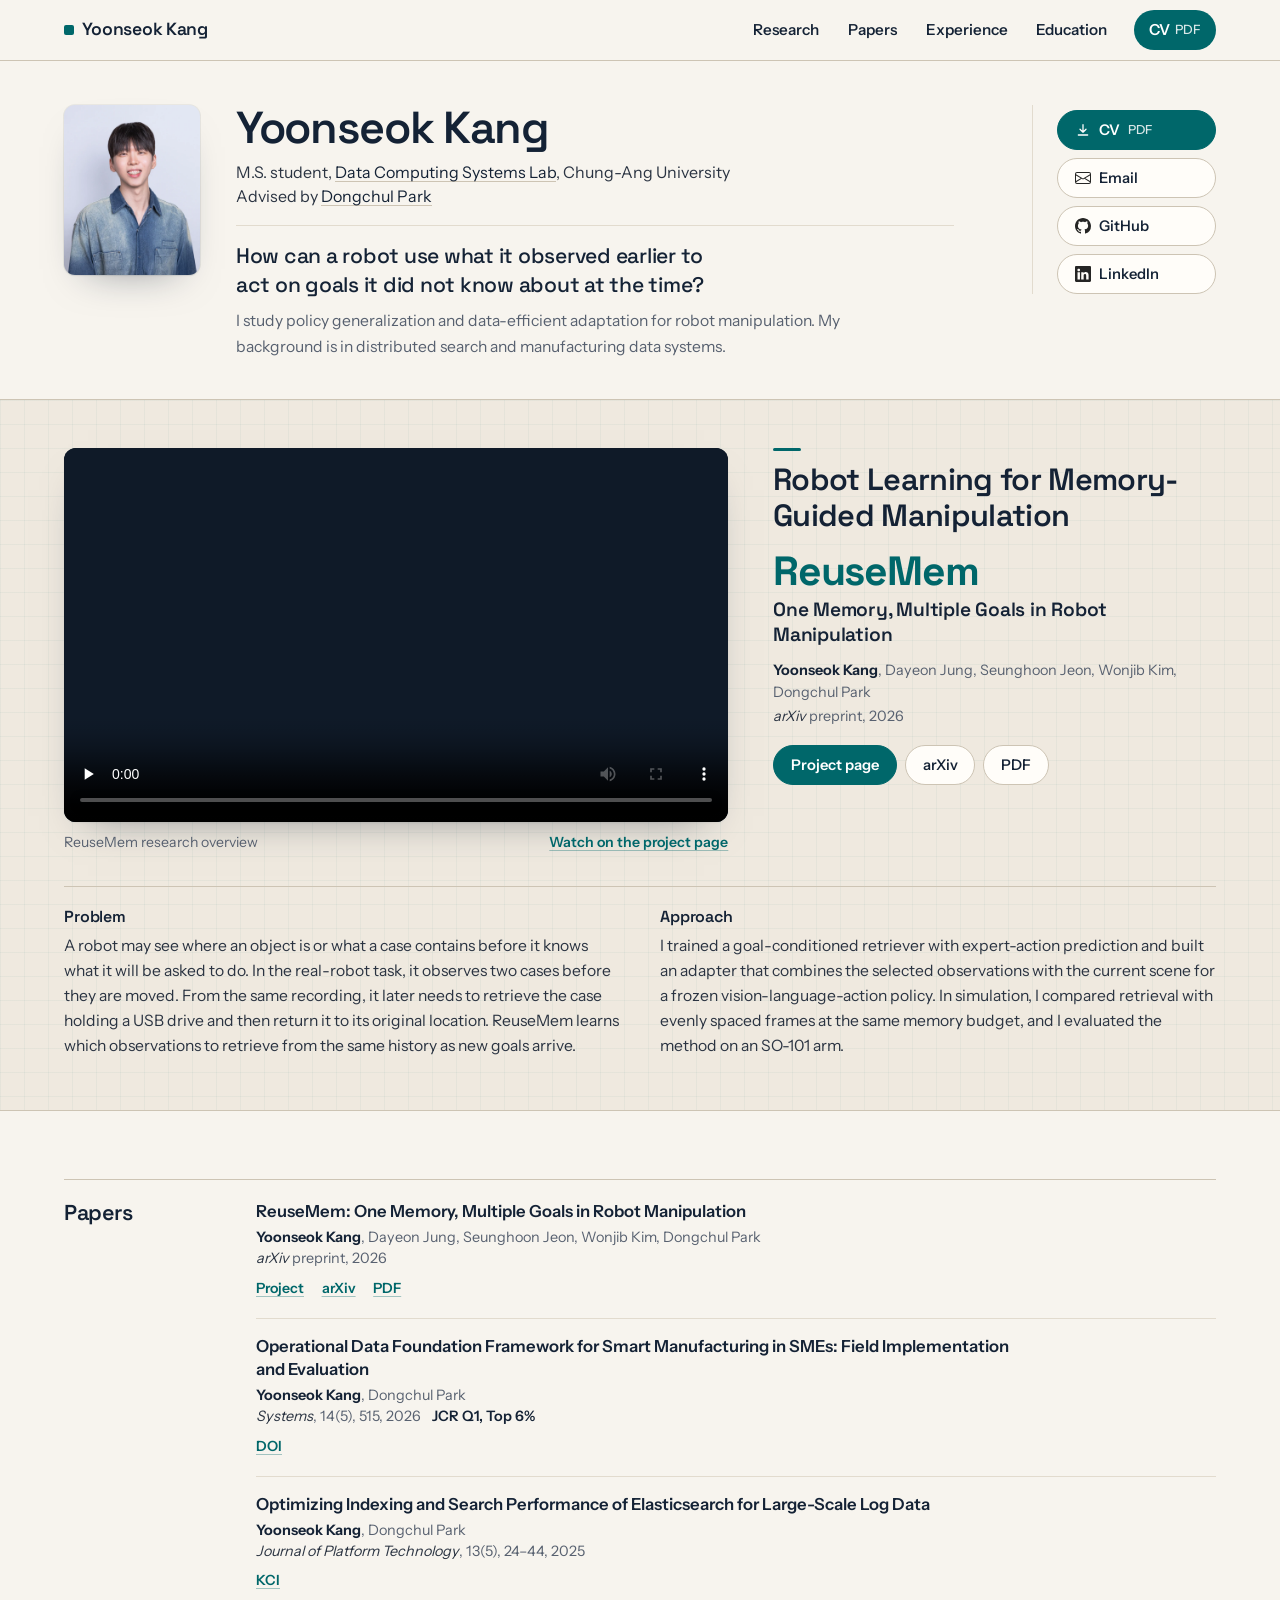
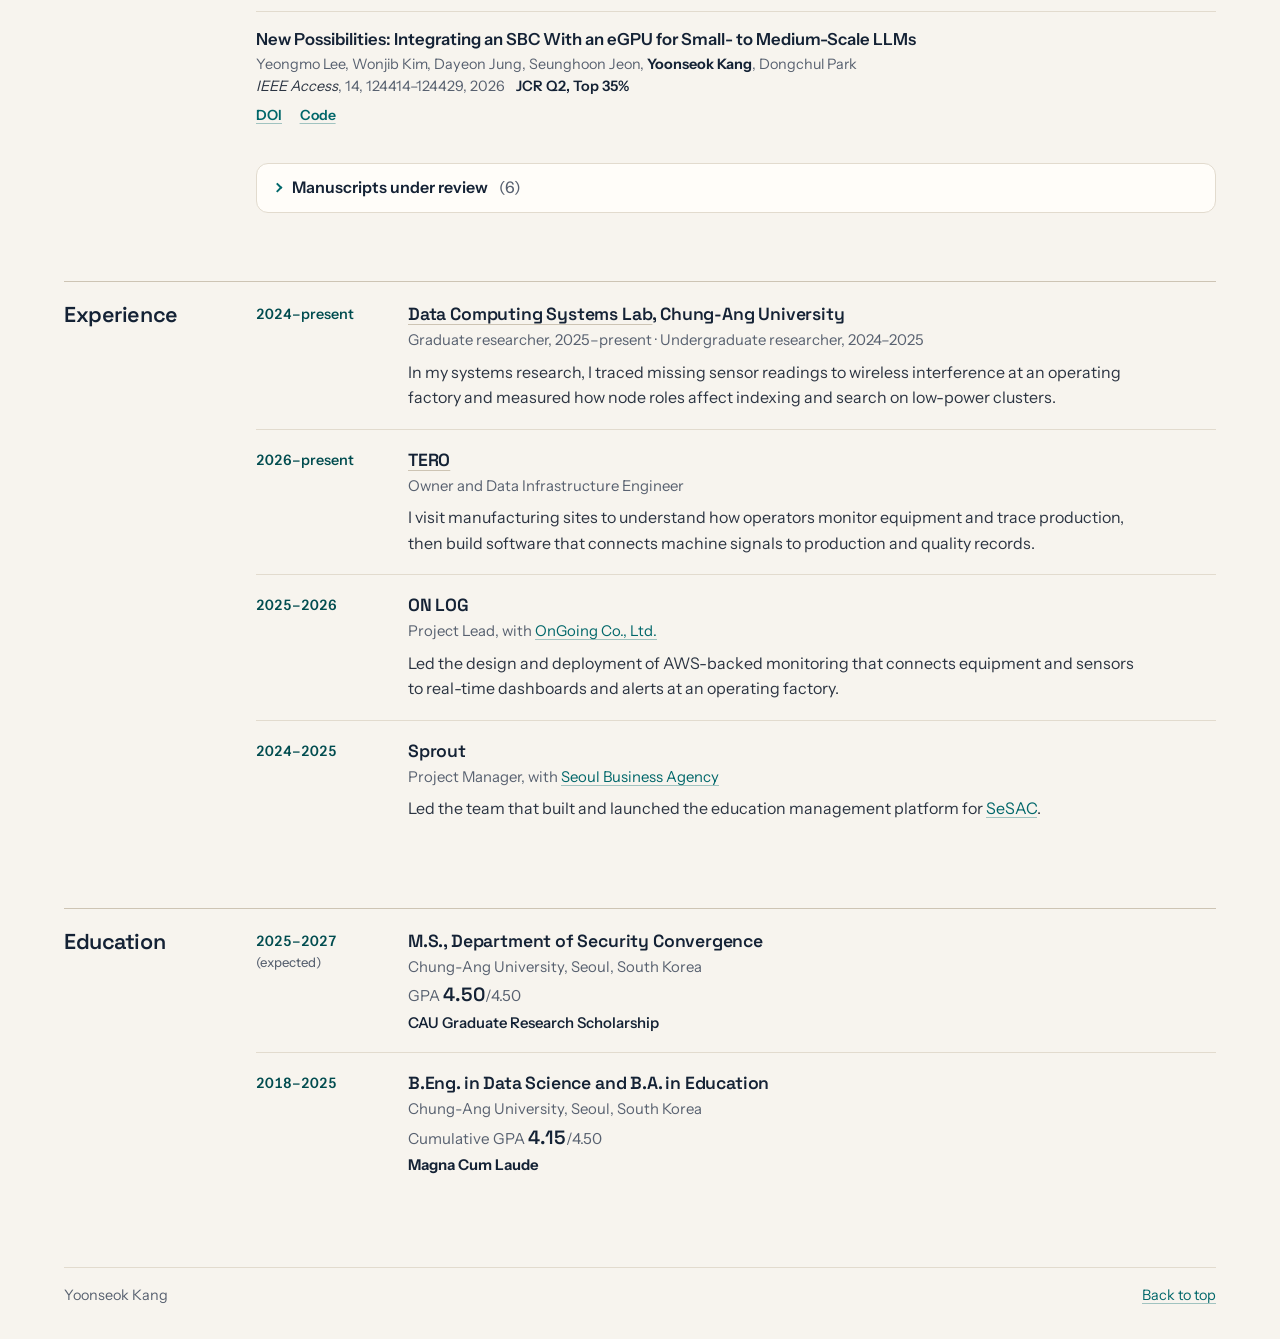
<file: profile/index.html>
<!doctype html>
<html lang="en">
<head>
  <meta charset="utf-8">
  <meta name="viewport" content="width=device-width, initial-scale=1">
  <meta name="description" content="Yoonseok Kang, an M.S. researcher at Chung-Ang University studying robot policy generalization and data-efficient adaptation for manipulation. Research, papers, and CV.">
  <meta name="theme-color" content="#f7f4ee">
  <meta property="og:type" content="profile">
  <meta property="og:title" content="Yoonseok Kang | Robot Learning">
  <meta property="og:description" content="Robot learning for manipulation, including ReuseMem, a study of how robots can act on different goals from the same experience.">
  <meta property="og:url" content="https://yoondol.github.io/profile/">
  <meta property="og:image" content="https://yoondol.github.io/assets/figures/reusemem-hardware.webp">
  <link rel="canonical" href="https://yoondol.github.io/profile/">
  <link rel="icon" href="../assets/favicon.png" type="image/png">
  <link rel="preload" href="../assets/fonts/space-grotesk.woff2" as="font" type="font/woff2" crossorigin>
  <link rel="preload" href="../assets/fonts/instrument-sans.woff2" as="font" type="font/woff2" crossorigin>
  <link rel="stylesheet" href="./style.css?v=120">
  <script src="./profile.js?v=120" defer></script>
  <script type="application/ld+json">
  {
    "@context": "https://schema.org",
    "@type": "Person",
    "name": "Yoonseok Kang",
    "url": "https://yoondol.github.io/profile/",
    "image": "https://yoondol.github.io/assets/yoonseok-kang.webp",
    "jobTitle": "M.S. student and graduate researcher",
    "affiliation": { "@type": "CollegeOrUniversity", "name": "Chung-Ang University" },
    "knowsAbout": ["Robot learning", "Robot manipulation", "Policy generalization", "Data-efficient adaptation"],
    "sameAs": ["https://github.com/yoondol", "https://www.linkedin.com/in/yoonseokkang/"]
  }
  </script>
  <title>Yoonseok Kang | Robot Learning</title>
</head>
<body id="top">
  <a class="skip-link" href="#main">Skip to content</a>

  <header class="site-header">
    <div class="shell header-inner">
      <a class="wordmark" href="#top">Yoonseok Kang</a>
      <nav class="site-nav" aria-label="Main navigation">
        <a href="#research">Research</a>
        <a href="#papers">Papers</a>
        <a href="#experience">Experience</a>
        <a class="nav-education" href="#education">Education</a>
        <a class="nav-cv" href="../assets/Yoonseok_Kang_CV-125.pdf">CV<span class="nav-cv-type"> PDF</span></a>
      </nav>
    </div>
  </header>

  <main id="main" tabindex="-1">
    <section class="shell intro" aria-labelledby="profile-name">
      <img class="portrait" src="../assets/yoonseok-kang.webp" alt="Portrait of Yoonseok Kang" width="640" height="800" fetchpriority="high">
      <div class="intro-text">
        <h1 id="profile-name">Yoonseok Kang</h1>
        <p class="affiliation">
          <span>M.S. student, <a href="https://bigdata.cau.ac.kr/">Data Computing Systems Lab</a>, Chung-Ang University</span>
          <span>Advised by <a href="https://security.cau.ac.kr/bbs/board.php?bo_table=eng2_1&amp;wr_id=4">Dongchul Park</a></span>
        </p>
        <p class="question">How can a robot use what it observed earlier to act on goals it did not know about at the time?</p>
        <p class="bio">I study policy generalization and data-efficient adaptation for robot manipulation. My background is in distributed search and manufacturing data systems.</p>
      </div>
      <ul class="contact" aria-label="CV, contact and profiles">
        <li><a class="button" href="../assets/Yoonseok_Kang_CV-125.pdf"><svg class="icon" viewBox="0 0 24 24" aria-hidden="true" focusable="false"><path d="M12 4v11M7.5 10.8l4.5 4.5 4.5-4.5M5 19.5h14"/></svg>CV <span class="button-note">PDF</span></a></li>
        <li><a class="button button-quiet" href="mailto:kangcl1609@cau.ac.kr"><img src="../assets/icons/envelope.svg" width="16" height="16" alt="">Email</a></li>
        <li><a class="button button-quiet" href="https://github.com/yoondol"><img src="../assets/icons/github.svg" width="16" height="16" alt="">GitHub</a></li>
        <li><a class="button button-quiet" href="https://www.linkedin.com/in/yoonseokkang/"><img src="../assets/icons/linkedin.svg" width="16" height="16" alt="">LinkedIn</a></li>
      </ul>
    </section>

    <section class="research" id="research" aria-labelledby="research-heading">
      <div class="shell research-inner">
        <h2 class="research-heading" id="research-heading">Robot Learning for Memory-Guided Manipulation</h2>

        <figure class="film">
          <div class="film-frame">
            <video controls playsinline preload="none" width="1280" height="720" poster="https://yoondol.github.io/reusemem/assets/reusemem-project-film-poster.jpg?v=film-v12" aria-label="ReuseMem research overview film" data-film>
              <source src="https://yoondol.github.io/reusemem/assets/reusemem-project-film.mp4?v=film-v12" type="video/mp4">
              <a href="https://yoondol.github.io/reusemem/#research-film-title">Watch the ReuseMem research overview film on the project page</a>
            </video>
          </div>
          <figcaption>
            <span>ReuseMem research overview</span>
            <a href="https://yoondol.github.io/reusemem/#research-film-title">Watch on the project page</a>
          </figcaption>
          <p class="film-error" role="status" data-film-error hidden>The film could not play here. <a href="https://yoondol.github.io/reusemem/#research-film-title">Watch it on the ReuseMem project page</a>.</p>
        </figure>

        <div class="paper-id" id="reusemem">
          <h3><span class="paper-name">ReuseMem</span><span class="visually-hidden">: </span><span class="paper-subtitle">One Memory, Multiple Goals in Robot Manipulation</span></h3>
          <p class="byline"><strong>Yoonseok Kang</strong>, Dayeon Jung, Seunghoon Jeon, Wonjib Kim, Dongchul Park</p>
          <p class="venue"><cite>arXiv</cite> preprint, 2026</p>
          <p class="actions">
            <a class="button" href="https://yoondol.github.io/reusemem/">Project page</a>
            <a class="button button-quiet" href="https://arxiv.org/abs/2611.21115">arXiv</a>
            <a class="button button-quiet" href="https://arxiv.org/pdf/2611.21115">PDF</a>
          </p>
        </div>

        <div class="pair">
          <div>
            <h4>Problem</h4>
            <p>A robot may see where an object is or what a case contains before it knows what it will be asked to do. In the real-robot task, it observes two cases before they are moved. From the same recording, it later needs to retrieve the case holding a USB drive and then return it to its original location. ReuseMem learns which observations to retrieve from the same history as new goals arrive.</p>
          </div>
          <div>
            <h4>Approach</h4>
            <p>I trained a goal-conditioned retriever with expert-action prediction and built an adapter that combines the selected observations with the current scene for a frozen vision-language-action policy. In simulation, I compared retrieval with evenly spaced frames at the same memory budget, and I evaluated the method on an SO-101 arm.</p>
          </div>
        </div>
      </div>
    </section>

    <div class="shell">
      <section class="block" id="papers" aria-labelledby="papers-heading">
        <h2 id="papers-heading">Papers</h2>
        <div class="block-body">
          <ul class="papers">
            <li class="paper">
              <h3>ReuseMem: One Memory, Multiple Goals in Robot Manipulation</h3>
              <p class="byline"><strong>Yoonseok Kang</strong>, Dayeon Jung, Seunghoon Jeon, Wonjib Kim, Dongchul Park</p>
              <p class="venue"><cite>arXiv</cite> preprint, 2026</p>
              <p class="links"><a href="https://yoondol.github.io/reusemem/">Project</a><a href="https://arxiv.org/abs/2611.21115">arXiv</a><a href="https://arxiv.org/pdf/2611.21115">PDF</a></p>
            </li>
            <li class="paper">
              <h3>Operational Data Foundation Framework for Smart Manufacturing in SMEs: Field Implementation and Evaluation</h3>
              <p class="byline"><strong>Yoonseok Kang</strong>, Dongchul Park</p>
              <p class="venue"><cite>Systems</cite>, 14(5), 515, 2026 <span class="rank">JCR Q1, Top 6%</span></p>
              <p class="links"><a href="https://doi.org/10.3390/systems14050515">DOI</a></p>
            </li>
            <li class="paper">
              <h3>Optimizing Indexing and Search Performance of Elasticsearch for Large-Scale Log Data</h3>
              <p class="byline"><strong>Yoonseok Kang</strong>, Dongchul Park</p>
              <p class="venue"><cite>Journal of Platform Technology</cite>, 13(5), 24–44, 2025</p>
              <p class="links"><a href="https://www.kci.go.kr/kciportal/ci/sereArticleSearch/ciSereArtiView.kci?sereArticleSearchBean.artiId=ART003261094">KCI</a></p>
            </li>
            <li class="paper">
              <h3>New Possibilities: Integrating an SBC With an eGPU for Small- to Medium-Scale LLMs</h3>
              <p class="byline">Yeongmo Lee, Wonjib Kim, Dayeon Jung, Seunghoon Jeon, <strong>Yoonseok Kang</strong>, Dongchul Park</p>
              <p class="venue"><cite>IEEE Access</cite>, 14, 124414–124429, 2026 <span class="rank">JCR Q2, Top 35%</span></p>
              <p class="links"><a href="https://doi.org/10.1109/ACCESS.2026.3722613">DOI</a><a href="https://github.com/Data-Computing-Systems-Lab/sbc-egpu-llm">Code</a></p>
            </li>
          </ul>

          <details class="manuscripts">
            <summary>Manuscripts under review <span class="count">(6)</span></summary>
            <ul class="papers">
              <li class="paper">
                <h3>Establishing Reliable IIoT Infrastructure in an SME Factory: LoRaWAN Interference Diagnosis and Legacy Equipment Integration</h3>
                <p class="byline"><strong>Yoonseok Kang</strong>, Kihoon Lee, Seunghoon Jeon, Dayeon Jung, Wonjib Kim, Seungmin Rho, Dongchul Park</p>
                <p class="venue">Under review at <cite>Computers in Industry</cite> <span class="rank">JCR Q1, Top 9%</span></p>
              </li>
              <li class="paper">
                <h3>Characterization of Distributed Search on Resource-Constrained Edge Clusters</h3>
                <p class="byline"><strong>Yoonseok Kang</strong>, Dayeon Jung, Seunghoon Jeon, Wonjib Kim, Dongchul Park</p>
                <p class="venue">Under review at <cite>IEEE Transactions on Parallel and Distributed Systems</cite> <span class="rank">JCR Q1, Top 13%</span></p>
              </li>
              <li class="paper">
                <h3>Radar: A comprehensive self-tuning Hadoop framework for low power clusters</h3>
                <p class="byline">Seunghoon Jeon, <strong>Yoonseok Kang</strong>, Dayeon Jung, Yeongmo Lee, Dongchul Park</p>
                <p class="venue">Under review at <cite>Scientific Reports</cite> <span class="rank">JCR Q1, Top 14%</span></p>
              </li>
              <li class="paper">
                <h3>HAT: Hadoop Adaptive Tuning via Binary Tree Scheduler for Heterogeneous Edge Clusters</h3>
                <p class="byline">Seunghoon Jeon, <strong>Yoonseok Kang</strong>, Dayeon Jung, Wonjib Kim, Dongchul Park</p>
                <p class="venue">Under review at <cite>Future Generation Computer Systems</cite> <span class="rank">JCR Q1, Top 12%</span></p>
              </li>
              <li class="paper">
                <h3>PiPP: A Pipeline-Parallel Distributed LLM Inference Platform for Low Cost SBC Clusters</h3>
                <p class="byline">Dayeon Jung, Wonjib Kim, <strong>Yoonseok Kang</strong>, Seunghoon Jeon, Dongchul Park</p>
                <p class="venue">Under review at <cite>IEEE Transactions on Parallel and Distributed Systems</cite> <span class="rank">JCR Q1, Top 13%</span></p>
              </li>
              <li class="paper">
                <h3>TIDE: An Efficient Distributed LLM Prefill System on Low Cost SBC Clusters</h3>
                <p class="byline">Dayeon Jung, Wonjib Kim, <strong>Yoonseok Kang</strong>, Seunghoon Jeon, Seungmin Rho, Dongchul Park</p>
                <p class="venue">Under review at <cite>IEEE Transactions on Parallel and Distributed Systems</cite> <span class="rank">JCR Q1, Top 13%</span></p>
              </li>
            </ul>
          </details>
        </div>
      </section>

      <section class="block" id="experience" aria-labelledby="experience-heading">
        <h2 id="experience-heading">Experience</h2>
        <ul class="entries">
          <li class="entry">
            <p class="when">2024–present</p>
            <div>
              <h3><a href="https://bigdata.cau.ac.kr/">Data Computing Systems Lab</a>, Chung-Ang University</h3>
              <p class="role">Graduate researcher, 2025–present · Undergraduate researcher, 2024–2025</p>
              <p class="desc">In my systems research, I traced missing sensor readings to wireless interference at an operating factory and measured how node roles affect indexing and search on low-power clusters.</p>
            </div>
          </li>
          <li class="entry">
            <p class="when">2026–present</p>
            <div>
              <h3><a href="https://tero.kr/">TERO</a></h3>
              <p class="role">Owner and Data Infrastructure Engineer</p>
              <p class="desc">I visit manufacturing sites to understand how operators monitor equipment and trace production, then build software that connects machine signals to production and quality records.</p>
            </div>
          </li>
          <li class="entry">
            <p class="when">2025–2026</p>
            <div>
              <h3>ON LOG</h3>
              <p class="role">Project Lead, with <a href="https://www.ongo-ing.com/en/about">OnGoing Co., Ltd.</a></p>
              <p class="desc">Led the design and deployment of AWS-backed monitoring that connects equipment and sensors to real-time dashboards and alerts at an operating factory.</p>
            </div>
          </li>
          <li class="entry">
            <p class="when">2024–2025</p>
            <div>
              <h3>Sprout</h3>
              <p class="role">Project Manager, with <a href="https://www.sba.seoul.kr/">Seoul Business Agency</a></p>
              <p class="desc">Led the team that built and launched the education management platform for <a href="https://sesac.seoul.kr/sesac/introduction/intro.do">SeSAC</a>.</p>
            </div>
          </li>
        </ul>
      </section>

      <section class="block" id="education" aria-labelledby="education-heading">
        <h2 id="education-heading">Education</h2>
        <ul class="entries">
          <li class="entry">
            <p class="when">2025–2027 <span class="when-note">(expected)</span></p>
            <div>
              <h3>M.S., Department of Security Convergence</h3>
              <p class="role">Chung-Ang University, Seoul, South Korea</p>
              <p class="gpa">GPA <strong>4.50</strong>/4.50</p>
              <p class="award">CAU Graduate Research Scholarship</p>
            </div>
          </li>
          <li class="entry">
            <p class="when">2018–2025</p>
            <div>
              <h3>B.Eng. in Data Science and B.A. in Education</h3>
              <p class="role">Chung-Ang University, Seoul, South Korea</p>
              <p class="gpa">Cumulative GPA <strong>4.15</strong>/4.50</p>
              <p class="award"><strong>Magna Cum Laude</strong></p>
            </div>
          </li>
        </ul>
      </section>
    </div>
  </main>

  <footer class="shell site-footer">
    <small>Yoonseok Kang</small>
    <a href="#top">Back to top</a>
  </footer>
</body>
</html>
</file>
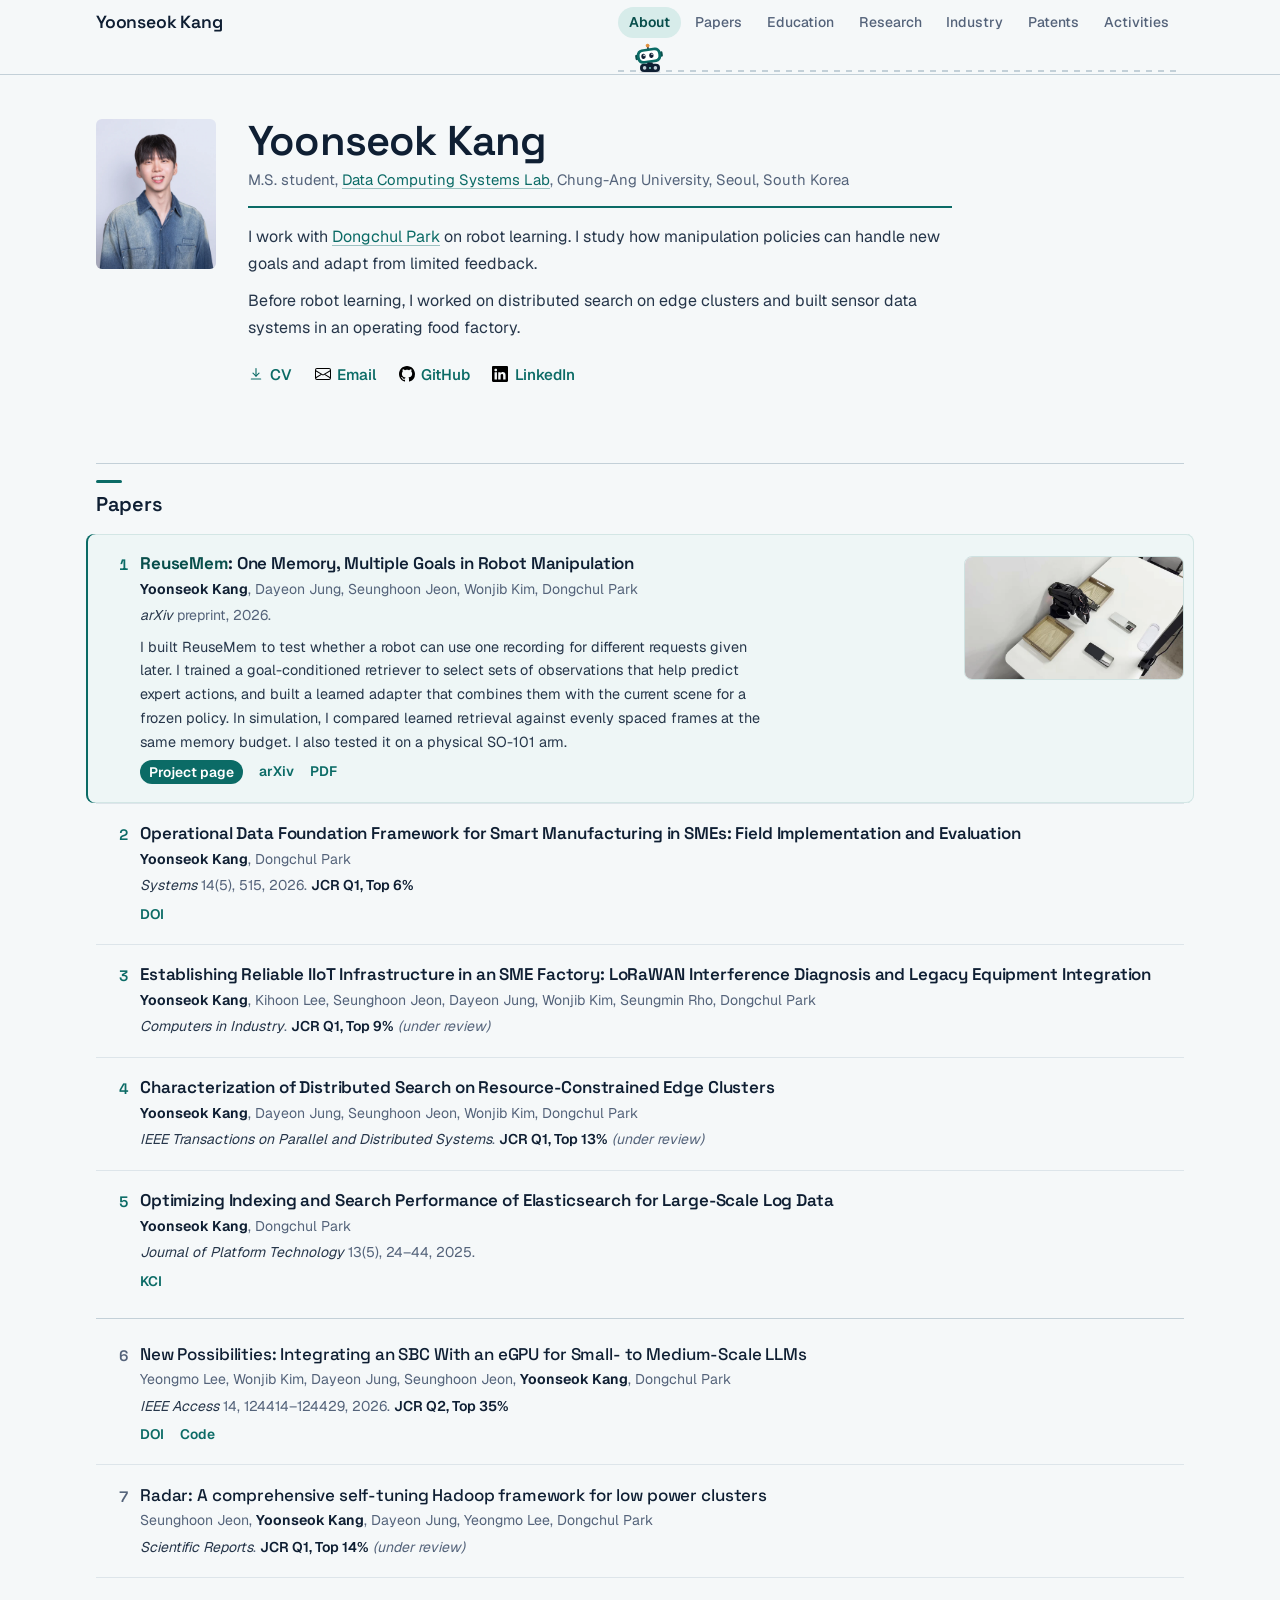
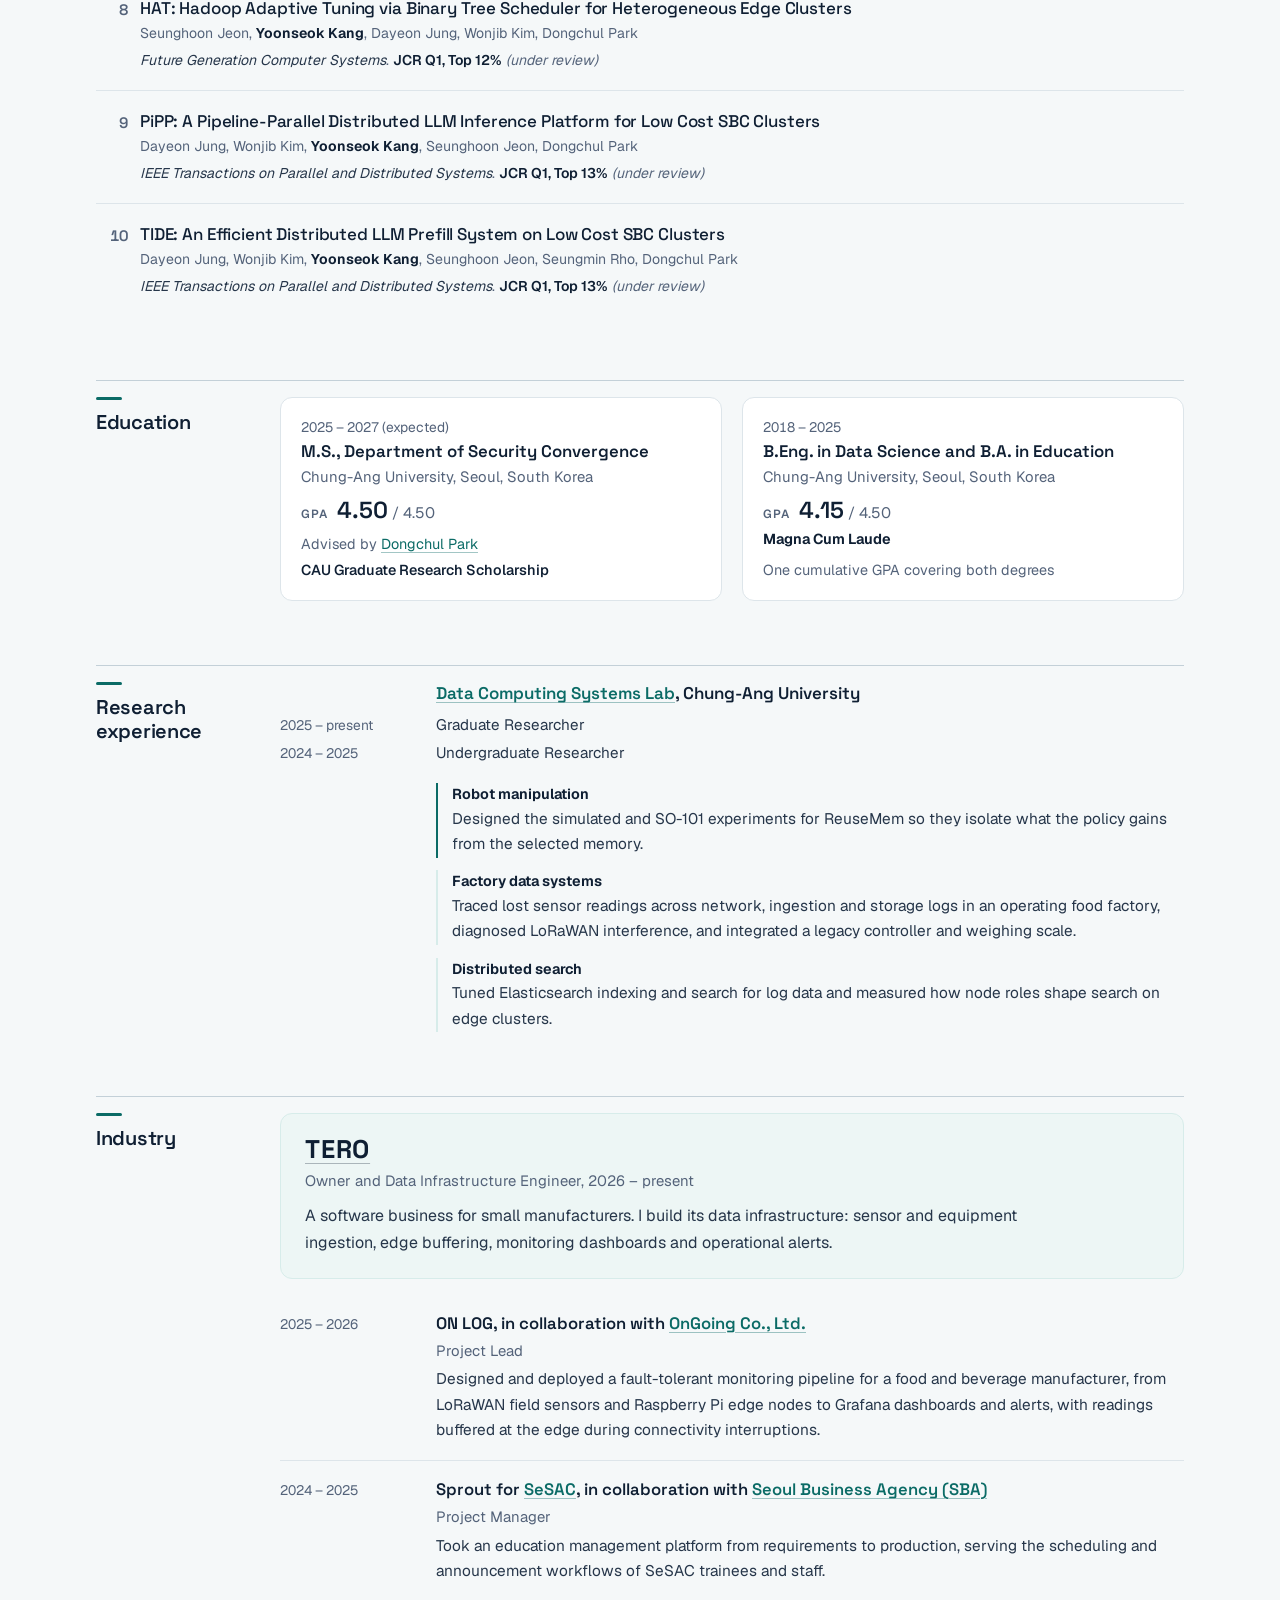
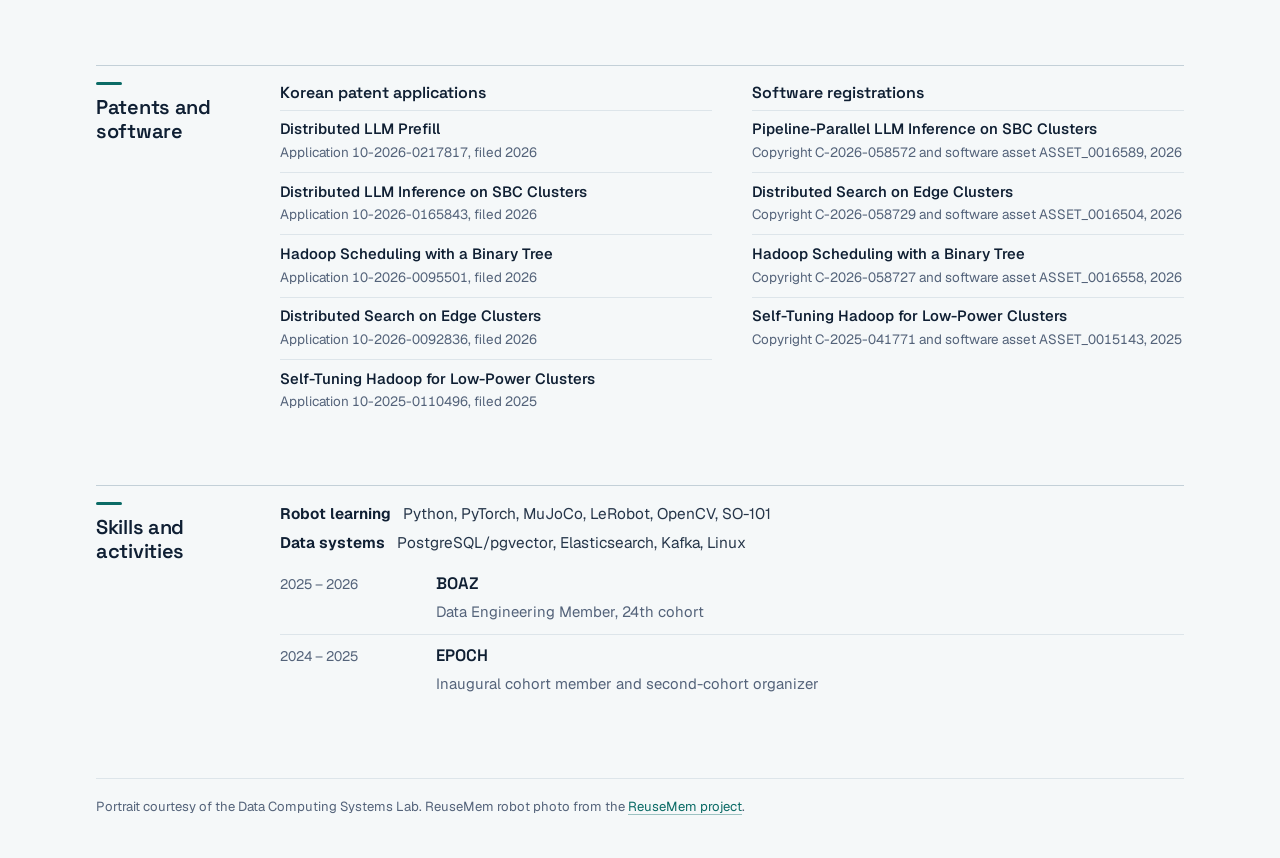
<file: reusemem-thumb/index.html>
<!doctype html>
<html lang="en">
<head>
  <meta charset="utf-8">
  <meta name="viewport" content="width=device-width, initial-scale=1">
  <meta name="description" content="Yoonseok Kang, M.S. researcher at Chung-Ang University studying manipulation policy generalization and data-efficient adaptation in robot learning.">
  <meta name="theme-color" content="#f5f8f9">
  <meta property="og:type" content="profile">
  <meta property="og:title" content="Yoonseok Kang | Robot Learning">
  <meta property="og:description" content="Robot learning for manipulation, factory data systems, papers and CV.">
  <meta property="og:url" content="https://yoondol.github.io/">
  <meta name="robots" content="noindex">
  <link rel="canonical" href="https://yoondol.github.io/">
  <link rel="icon" href="../assets/favicon.png" type="image/png">
  <link rel="preload" href="../assets/fonts/space-grotesk.woff2" as="font" type="font/woff2" crossorigin>
  <link rel="preload" href="../assets/fonts/geist.woff2" as="font" type="font/woff2" crossorigin>
  <link rel="stylesheet" href="../styles.css?v=110">
  <link rel="stylesheet" href="../text-only/styles.css?v=111">
  <link rel="stylesheet" href="./styles.css?v=112">
  <script src="../site.js" defer></script>
  <title>Yoonseok Kang | Robot Learning</title>
</head>
<body id="top">
  <a class="skip" href="#content">Skip to content</a>

  <svg class="sprite" aria-hidden="true" focusable="false">
    <symbol id="i-download" viewBox="0 0 24 24"><path d="M12 4v11"/><path d="m7.5 10.8 4.5 4.5 4.5-4.5"/><path d="M5 19.5h14"/></symbol>
    <symbol id="i-out" viewBox="0 0 24 24"><path d="M8 16 16.5 7.5"/><path d="M9.5 7.5h7v7"/></symbol>
  </svg>

  <header class="topbar">
    <div class="topbar-inner">
      <a class="wordmark" href="#top">Yoonseok Kang</a>
      <nav class="nav" aria-label="Sections">
        <div class="nav-track">
          <ul class="nav-list">
            <li><a href="#about">About</a></li>
            <li><a href="#papers">Papers</a></li>
            <li><a href="#education">Education</a></li>
            <li><a href="#research">Research</a></li>
            <li><a href="#industry">Industry</a></li>
            <li><a href="#patents">Patents</a></li>
            <li><a href="#activities">Activities</a></li>
          </ul>
          <span class="bot" aria-hidden="true">
            <svg viewBox="0 0 36 30" focusable="false">
              <ellipse class="bot-shadow" cx="18" cy="29.2" rx="11" ry=".8"/>
              <g class="bot-rig">
                <g class="bot-head">
                  <path class="bot-antenna" d="M18 6V3"/>
                  <circle class="bot-tip" cx="18" cy="2.4" r="1.9"/>
                  <rect class="bot-ear" x="4.2" y="10" width="2.6" height="5.4" rx="1.3"/>
                  <rect class="bot-ear" x="29.2" y="10" width="2.6" height="5.4" rx="1.3"/>
                  <rect class="bot-shell" x="6" y="5.4" width="24" height="14.4" rx="5.4"/>
                  <rect class="bot-visor" x="8.6" y="8" width="18.8" height="9.2" rx="4"/>
                  <g class="bot-eyes">
                    <ellipse class="bot-eye" cx="14" cy="12.6" rx="2.2" ry="2.6"/>
                    <ellipse class="bot-eye" cx="22" cy="12.6" rx="2.2" ry="2.6"/>
                    <circle class="bot-glint" cx="14.8" cy="11.6" r=".8"/>
                    <circle class="bot-glint" cx="22.8" cy="11.6" r=".8"/>
                  </g>
                </g>
                <rect class="bot-neck" x="15.2" y="19.4" width="5.6" height="2" rx=".7"/>
                <rect class="bot-chassis" x="8" y="20.8" width="20" height="8.2" rx="4.1"/>
                <circle class="bot-hub" cx="12.6" cy="24.9" r="1.8"/>
                <circle class="bot-hub" cx="23.4" cy="24.9" r="1.8"/>
                <circle class="bot-light" cx="18" cy="24.9" r="1"/>
              </g>
            </svg>
          </span>
        </div>
      </nav>
    </div>
  </header>

  <main id="content" class="page">
    <section class="profile" id="about" aria-labelledby="name">
      <img class="portrait" src="../assets/yoonseok-kang.webp" alt="Portrait of Yoonseok Kang" width="640" height="800" fetchpriority="high">
      <div class="profile-text">
        <h1 id="name">Yoonseok Kang</h1>
        <p class="affiliation">M.S. student, <a href="https://bigdata.cau.ac.kr/">Data Computing Systems Lab</a>, Chung-Ang University, Seoul, South Korea</p>
        <div class="bio">
          <p>I work with <a href="https://security.cau.ac.kr/bbs/board.php?bo_table=eng2_1&amp;wr_id=4">Dongchul Park</a> on robot learning. I study how manipulation policies can handle new goals and adapt from limited feedback.</p>
          <p>Before robot learning, I worked on distributed search on edge clusters and built sensor data systems in an operating food factory.</p>
        </div>
        <ul class="profile-links" aria-label="Contact and profiles">
          <li><a href="../assets/Yoonseok_Kang_CV-125.pdf"><svg class="icon" aria-hidden="true" focusable="false"><use href="#i-download"/></svg>CV</a></li>
          <li><a href="mailto:kangcl1609@cau.ac.kr"><img src="../assets/icons/envelope.svg" alt="" width="16" height="16">Email</a></li>
          <li><a href="https://github.com/yoondol"><img src="../assets/icons/github.svg" alt="" width="16" height="16">GitHub</a></li>
          <li><a href="https://www.linkedin.com/in/yoonseokkang/"><img src="../assets/icons/linkedin.svg" alt="" width="16" height="16">LinkedIn</a></li>
        </ul>
      </div>
    </section>

    <section class="block" id="papers" aria-labelledby="papers-h">
      <h2 id="papers-h">Papers</h2>
      <ol class="papers">
        <li class="paper paper-first" id="reusemem">
          <span class="num">1</span>
          <div class="cite">
            <h3><a href="https://yoondol.github.io/reusemem/"><span class="lead-name">ReuseMem</span>: One Memory, Multiple Goals in Robot Manipulation</a></h3>
            <p class="authors"><strong>Yoonseok Kang</strong>, Dayeon Jung, Seunghoon Jeon, Wonjib Kim, Dongchul Park</p>
            <p class="venue"><cite>arXiv</cite> preprint, 2026.</p>
            <p class="summary">I built ReuseMem to test whether a robot can use one recording for different requests given later. I trained a goal-conditioned retriever to select sets of observations that help predict expert actions, and built a learned adapter that combines them with the current scene for a frozen policy. In simulation, I compared learned retrieval against evenly spaced frames at the same memory budget. I also tested it on a physical SO-101 arm.</p>
            <p class="links"><a class="cta" href="https://yoondol.github.io/reusemem/">Project page</a><a href="https://arxiv.org/abs/2611.21115">arXiv</a><a href="https://arxiv.org/pdf/2611.21115">PDF</a></p>
            <a class="thumb" href="https://yoondol.github.io/reusemem/"><img src="../assets/figures/reusemem-hardware.webp" alt="SO-101 robot arm used in the ReuseMem experiments" width="1440" height="810" loading="lazy" decoding="async"></a>
          </div>
        </li>

        <li class="paper" id="odff">
          <span class="num">2</span>
          <div class="cite">
            <h3><a href="https://doi.org/10.3390/systems14050515">Operational Data Foundation Framework for Smart Manufacturing in SMEs: Field Implementation and Evaluation</a></h3>
            <p class="authors"><strong>Yoonseok Kang</strong>, Dongchul Park</p>
            <p class="venue"><cite>Systems</cite> 14(5), 515, 2026. <span class="jcr">JCR Q1, Top 6%</span></p>
            <p class="links"><a href="https://doi.org/10.3390/systems14050515">DOI</a></p>
          </div>
        </li>

        <li class="paper" id="iiot">
          <span class="num">3</span>
          <div class="cite">
            <h3>Establishing Reliable IIoT Infrastructure in an SME Factory: LoRaWAN Interference Diagnosis and Legacy Equipment Integration</h3>
            <p class="authors"><strong>Yoonseok Kang</strong>, Kihoon Lee, Seunghoon Jeon, Dayeon Jung, Wonjib Kim, Seungmin Rho, Dongchul Park</p>
            <p class="venue"><cite>Computers in Industry</cite>. <span class="jcr">JCR Q1, Top 9%</span> <span class="status">(under review)</span></p>
          </div>
        </li>

        <li class="paper" id="edgesearch">
          <span class="num">4</span>
          <div class="cite">
            <h3>Characterization of Distributed Search on Resource-Constrained Edge Clusters</h3>
            <p class="authors"><strong>Yoonseok Kang</strong>, Dayeon Jung, Seunghoon Jeon, Wonjib Kim, Dongchul Park</p>
            <p class="venue"><cite>IEEE Transactions on Parallel and Distributed Systems</cite>. <span class="jcr">JCR Q1, Top 13%</span> <span class="status">(under review)</span></p>
          </div>
        </li>

        <li class="paper" id="elasticsearch">
          <span class="num">5</span>
          <div class="cite">
            <h3><a href="https://www.kci.go.kr/kciportal/ci/sereArticleSearch/ciSereArtiView.kci?sereArticleSearchBean.artiId=ART003261094">Optimizing Indexing and Search Performance of Elasticsearch for Large-Scale Log Data</a></h3>
            <p class="authors"><strong>Yoonseok Kang</strong>, Dongchul Park</p>
            <p class="venue"><cite>Journal of Platform Technology</cite> 13(5), 24–44, 2025.</p>
            <p class="links"><a href="https://www.kci.go.kr/kciportal/ci/sereArticleSearch/ciSereArtiView.kci?sereArticleSearchBean.artiId=ART003261094">KCI</a></p>
          </div>
        </li>

        <li class="paper paper-co" id="sbc-egpu">
          <span class="num">6</span>
          <div class="cite">
            <h3><a href="https://doi.org/10.1109/ACCESS.2026.3722613">New Possibilities: Integrating an SBC With an eGPU for Small- to Medium-Scale LLMs</a></h3>
            <p class="authors">Yeongmo Lee, Wonjib Kim, Dayeon Jung, Seunghoon Jeon, <strong>Yoonseok Kang</strong>, Dongchul Park</p>
            <p class="venue"><cite>IEEE Access</cite> 14, 124414–124429, 2026. <span class="jcr">JCR Q2, Top 35%</span></p>
            <p class="links"><a href="https://doi.org/10.1109/ACCESS.2026.3722613">DOI</a><a href="https://github.com/Data-Computing-Systems-Lab/sbc-egpu-llm">Code</a></p>
          </div>
        </li>

        <li class="paper paper-co" id="radar">
          <span class="num">7</span>
          <div class="cite">
            <h3>Radar: A comprehensive self-tuning Hadoop framework for low power clusters</h3>
            <p class="authors">Seunghoon Jeon, <strong>Yoonseok Kang</strong>, Dayeon Jung, Yeongmo Lee, Dongchul Park</p>
            <p class="venue"><cite>Scientific Reports</cite>. <span class="jcr">JCR Q1, Top 14%</span> <span class="status">(under review)</span></p>
          </div>
        </li>

        <li class="paper paper-co" id="hat">
          <span class="num">8</span>
          <div class="cite">
            <h3>HAT: Hadoop Adaptive Tuning via Binary Tree Scheduler for Heterogeneous Edge Clusters</h3>
            <p class="authors">Seunghoon Jeon, <strong>Yoonseok Kang</strong>, Dayeon Jung, Wonjib Kim, Dongchul Park</p>
            <p class="venue"><cite>Future Generation Computer Systems</cite>. <span class="jcr">JCR Q1, Top 12%</span> <span class="status">(under review)</span></p>
          </div>
        </li>

        <li class="paper paper-co" id="pipp">
          <span class="num">9</span>
          <div class="cite">
            <h3>PiPP: A Pipeline-Parallel Distributed LLM Inference Platform for Low Cost SBC Clusters</h3>
            <p class="authors">Dayeon Jung, Wonjib Kim, <strong>Yoonseok Kang</strong>, Seunghoon Jeon, Dongchul Park</p>
            <p class="venue"><cite>IEEE Transactions on Parallel and Distributed Systems</cite>. <span class="jcr">JCR Q1, Top 13%</span> <span class="status">(under review)</span></p>
          </div>
        </li>

        <li class="paper paper-co" id="tide">
          <span class="num">10</span>
          <div class="cite">
            <h3>TIDE: An Efficient Distributed LLM Prefill System on Low Cost SBC Clusters</h3>
            <p class="authors">Dayeon Jung, Wonjib Kim, <strong>Yoonseok Kang</strong>, Seunghoon Jeon, Seungmin Rho, Dongchul Park</p>
            <p class="venue"><cite>IEEE Transactions on Parallel and Distributed Systems</cite>. <span class="jcr">JCR Q1, Top 13%</span> <span class="status">(under review)</span></p>
          </div>
        </li>
      </ol>
    </section>

    <section class="block" id="education" aria-labelledby="education-h">
      <h2 id="education-h">Education</h2>
      <div class="degrees">
        <article class="degree">
          <p class="when">2025 – 2027 (expected)</p>
          <h3>M.S., Department of Security Convergence</h3>
          <p class="school">Chung-Ang University, Seoul, South Korea</p>
          <p class="gpa"><span>GPA</span> <strong>4.50</strong> / 4.50</p>
          <p class="note">Advised by <a href="https://security.cau.ac.kr/bbs/board.php?bo_table=eng2_1&amp;wr_id=4">Dongchul Park</a></p>
          <p class="award">CAU Graduate Research Scholarship</p>
        </article>
        <article class="degree">
          <p class="when">2018 – 2025</p>
          <h3>B.Eng. in Data Science and B.A. in Education</h3>
          <p class="school">Chung-Ang University, Seoul, South Korea</p>
          <p class="gpa"><span>GPA</span> <strong>4.15</strong> / 4.50</p>
          <p class="award"><strong>Magna Cum Laude</strong></p>
          <p class="note">One cumulative GPA covering both degrees</p>
        </article>
      </div>
    </section>

    <section class="block" id="research" aria-labelledby="research-h">
      <h2 id="research-h">Research experience</h2>
      <article class="lab">
        <h3><a href="https://bigdata.cau.ac.kr/">Data Computing Systems Lab</a>, Chung-Ang University</h3>
        <ul class="roles">
          <li><span class="when">2025 – present</span><span class="role-name">Graduate Researcher</span></li>
          <li><span class="when">2024 – 2025</span><span class="role-name">Undergraduate Researcher</span></li>
        </ul>
        <dl class="focus">
          <div><dt>Robot manipulation</dt><dd>Designed the simulated and SO-101 experiments for ReuseMem so they isolate what the policy gains from the selected memory.</dd></div>
          <div><dt>Factory data systems</dt><dd>Traced lost sensor readings across network, ingestion and storage logs in an operating food factory, diagnosed LoRaWAN interference, and integrated a legacy controller and weighing scale.</dd></div>
          <div><dt>Distributed search</dt><dd>Tuned Elasticsearch indexing and search for log data and measured how node roles shape search on edge clusters.</dd></div>
        </dl>
      </article>
    </section>

    <section class="block" id="industry" aria-labelledby="industry-h">
      <h2 id="industry-h">Industry</h2>

      <article class="tero" aria-labelledby="tero-h">
        <h3 id="tero-h"><a href="https://tero.kr/">TERO</a></h3>
        <p class="role">Owner and Data Infrastructure Engineer, 2026 – present</p>
        <p class="tero-copy">A software business for small manufacturers. I build its data infrastructure: sensor and equipment ingestion, edge buffering, monitoring dashboards and operational alerts.</p>
      </article>

      <article class="entry">
        <p class="when">2025 – 2026</p>
        <div class="entry-body">
          <h3>ON LOG, in collaboration with <a href="https://www.ongo-ing.com/en/about">OnGoing Co., Ltd.</a></h3>
          <p class="role">Project Lead</p>
          <p>Designed and deployed a fault-tolerant monitoring pipeline for a food and beverage manufacturer, from LoRaWAN field sensors and Raspberry Pi edge nodes to Grafana dashboards and alerts, with readings buffered at the edge during connectivity interruptions.</p>
        </div>
      </article>

      <article class="entry">
        <p class="when">2024 – 2025</p>
        <div class="entry-body">
          <h3>Sprout for <a href="https://sesac.seoul.kr/sesac/introduction/intro.do">SeSAC</a>, in collaboration with <a href="https://www.sba.seoul.kr/">Seoul Business Agency (SBA)</a></h3>
          <p class="role">Project Manager</p>
          <p>Took an education management platform from requirements to production, serving the scheduling and announcement workflows of SeSAC trainees and staff.</p>
        </div>
      </article>
    </section>

    <section class="block" id="patents" aria-labelledby="patents-h">
      <h2 id="patents-h">Patents and software</h2>
      <div class="ip">
        <div class="ip-group">
          <h3>Korean patent applications</h3>
          <ul>
            <li><span class="ip-title">Distributed LLM Prefill</span><span class="ip-id">Application 10-2026-0217817, filed 2026</span></li>
            <li><span class="ip-title">Distributed LLM Inference on SBC Clusters</span><span class="ip-id">Application 10-2026-0165843, filed 2026</span></li>
            <li><span class="ip-title">Hadoop Scheduling with a Binary Tree</span><span class="ip-id">Application 10-2026-0095501, filed 2026</span></li>
            <li><span class="ip-title">Distributed Search on Edge Clusters</span><span class="ip-id">Application 10-2026-0092836, filed 2026</span></li>
            <li><span class="ip-title">Self-Tuning Hadoop for Low-Power Clusters</span><span class="ip-id">Application 10-2025-0110496, filed 2025</span></li>
          </ul>
        </div>
        <div class="ip-group">
          <h3>Software registrations</h3>
          <ul>
            <li><span class="ip-title">Pipeline-Parallel LLM Inference on SBC Clusters</span><span class="ip-id">Copyright C-2026-058572 and software asset ASSET_0016589, 2026</span></li>
            <li><span class="ip-title">Distributed Search on Edge Clusters</span><span class="ip-id">Copyright C-2026-058729 and software asset ASSET_0016504, 2026</span></li>
            <li><span class="ip-title">Hadoop Scheduling with a Binary Tree</span><span class="ip-id">Copyright C-2026-058727 and software asset ASSET_0016558, 2026</span></li>
            <li><span class="ip-title">Self-Tuning Hadoop for Low-Power Clusters</span><span class="ip-id">Copyright C-2025-041771 and software asset ASSET_0015143, 2025</span></li>
          </ul>
        </div>
      </div>
    </section>

    <section class="block" id="activities" aria-labelledby="activities-h">
      <h2 id="activities-h">Skills and activities</h2>
      <div class="tools">
        <p><span>Robot learning</span> Python, PyTorch, MuJoCo, LeRobot, OpenCV, SO-101</p>
        <p><span>Data systems</span> PostgreSQL/pgvector, Elasticsearch, Kafka, Linux</p>
      </div>
      <article class="entry entry-compact">
        <p class="when">2025 – 2026</p>
        <div class="entry-body"><h3>BOAZ</h3><p class="role">Data Engineering Member, 24th cohort</p></div>
      </article>
      <article class="entry entry-compact">
        <p class="when">2024 – 2025</p>
        <div class="entry-body"><h3>EPOCH</h3><p class="role">Inaugural cohort member and second-cohort organizer</p></div>
      </article>
    </section>
  </main>

  <footer class="foot">
    <p>Portrait courtesy of the Data Computing Systems Lab. ReuseMem robot photo from the <a href="https://yoondol.github.io/reusemem/">ReuseMem project</a>.</p>
  </footer>
</body>
</html>
</file>
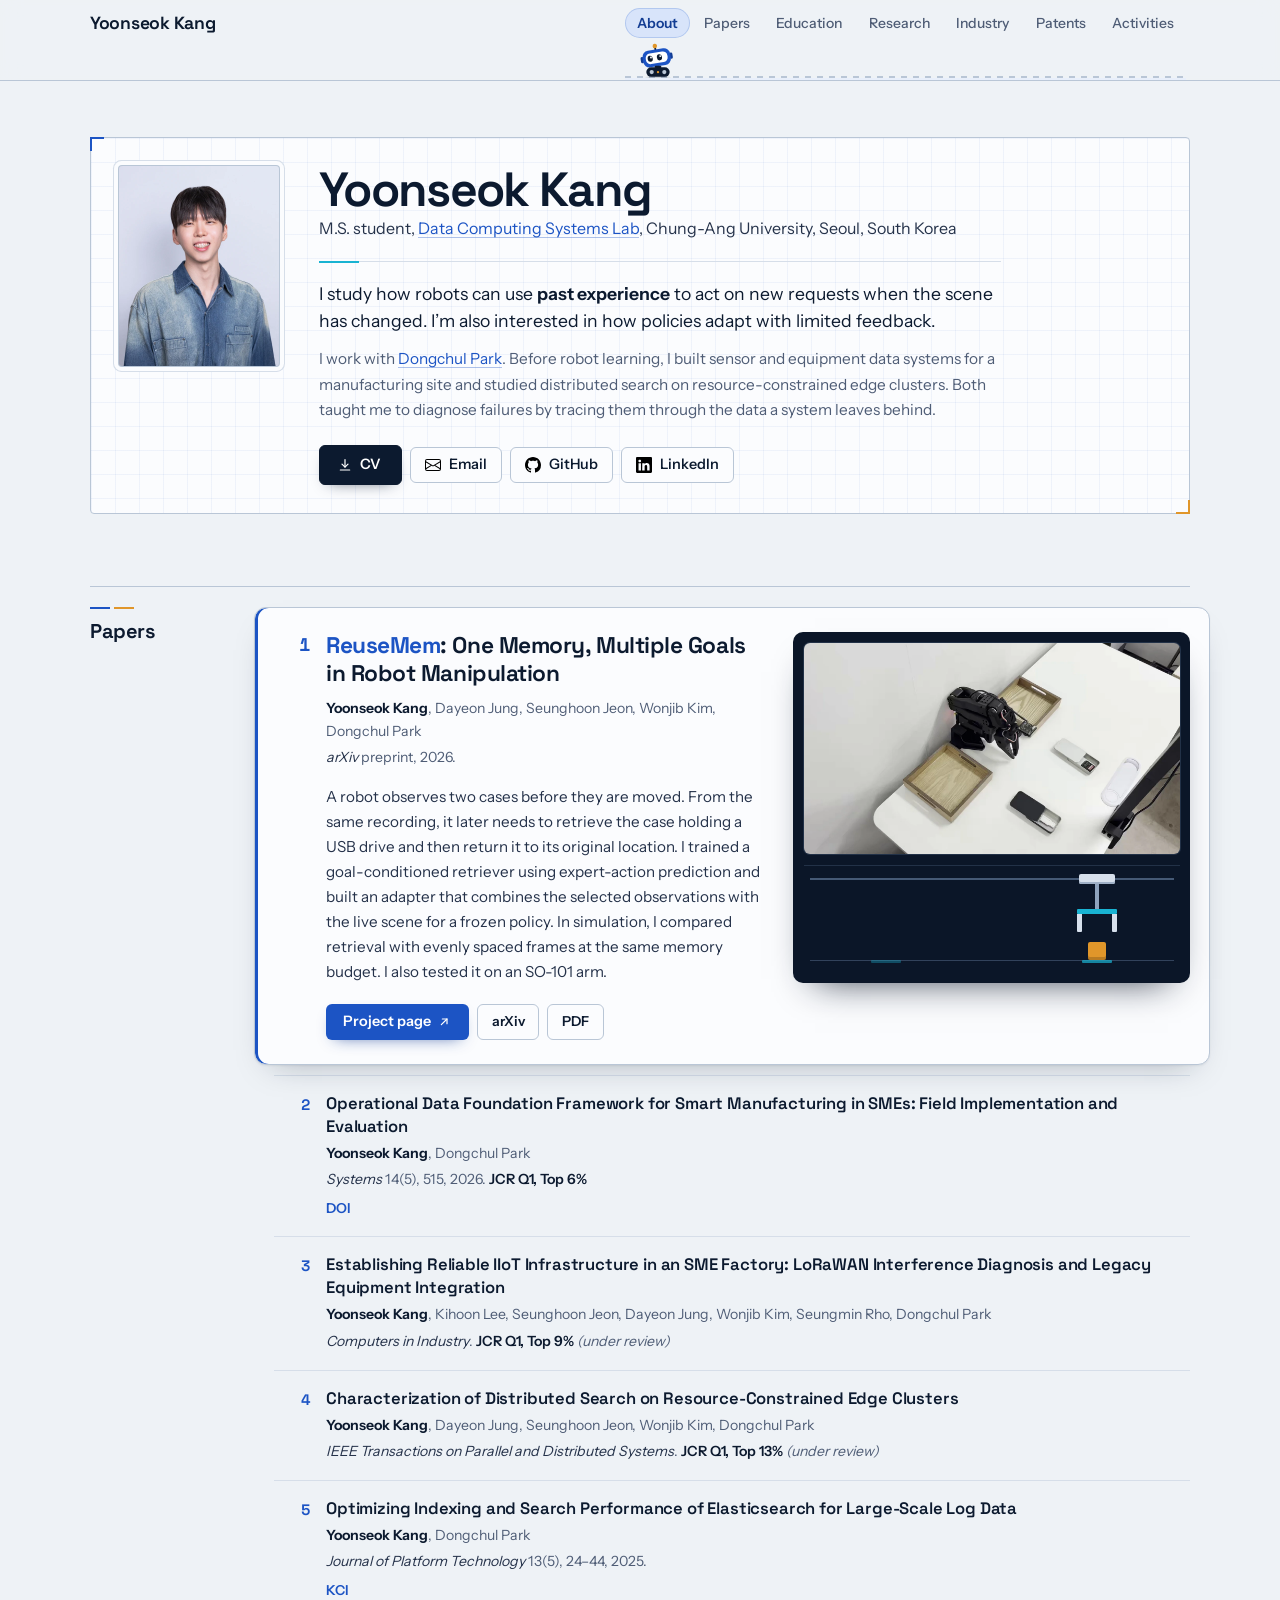
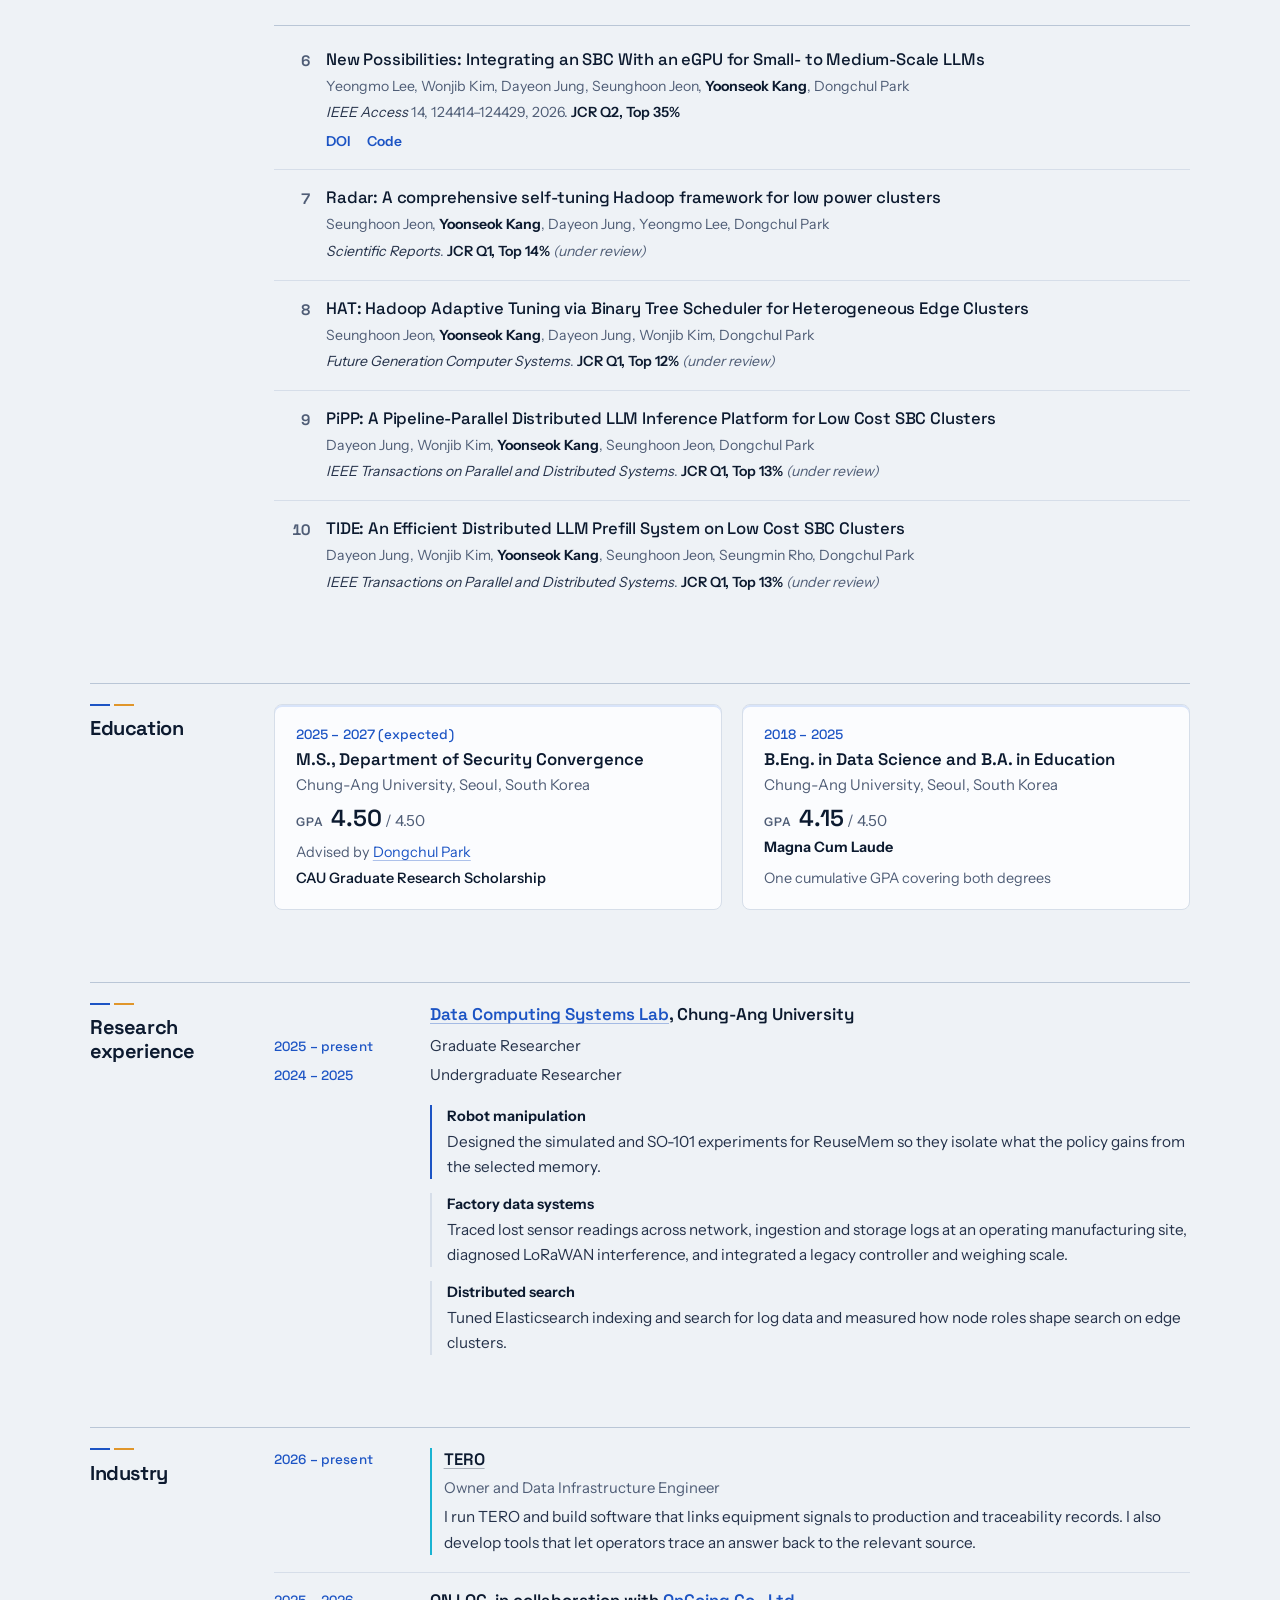
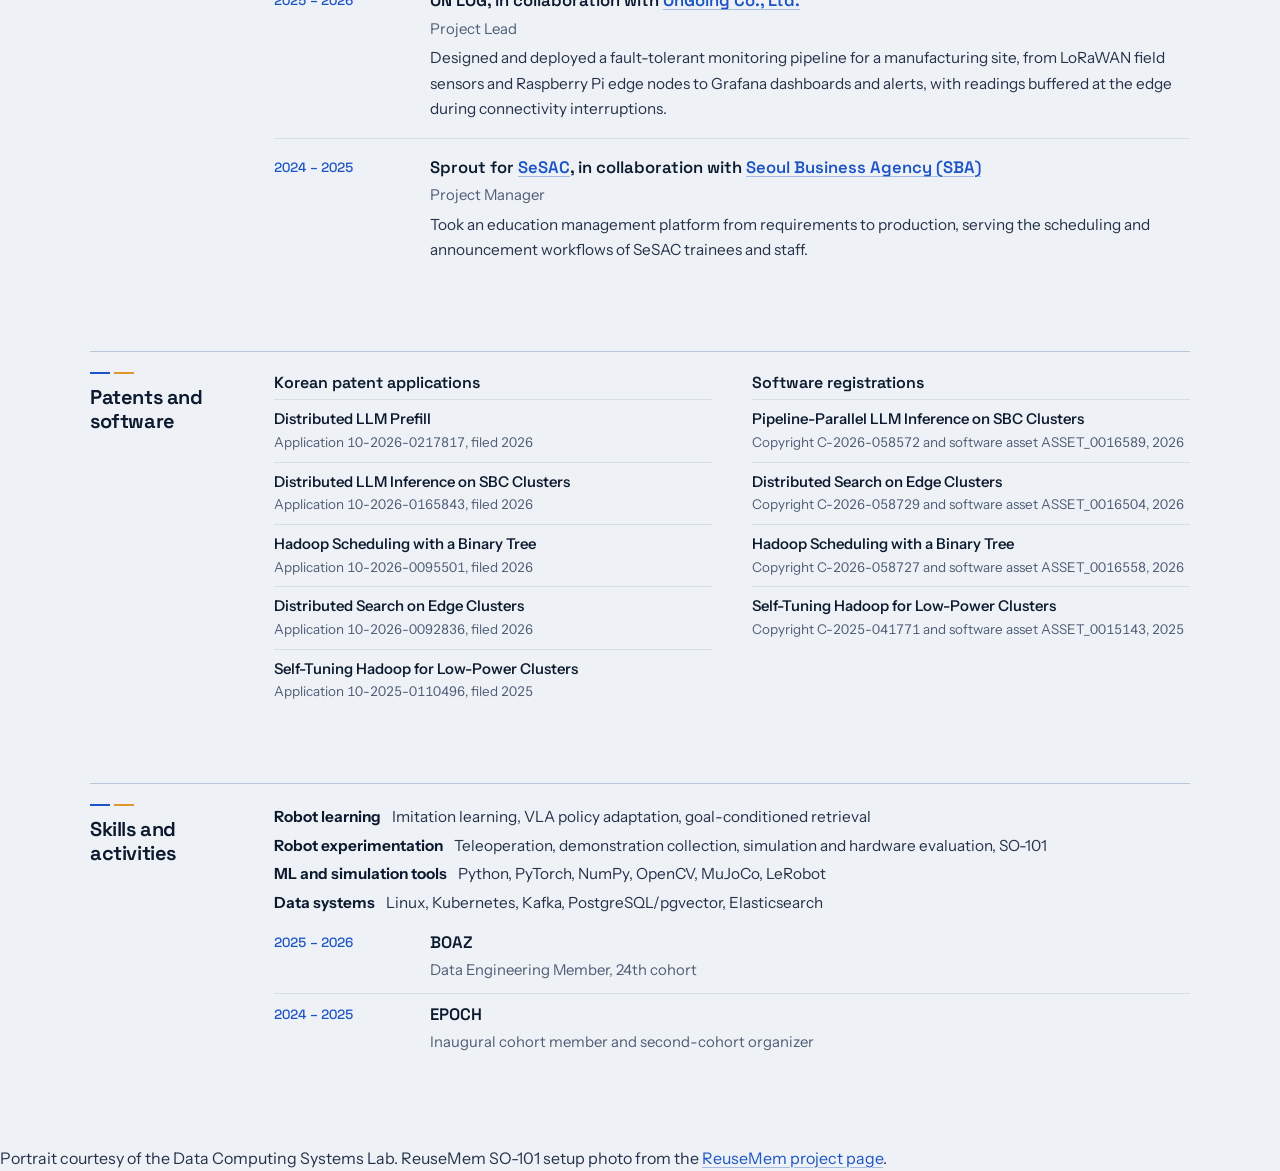
<file: studio/index.html>
<!doctype html>
<html lang="en">
<head>
  <meta charset="utf-8">
  <meta name="viewport" content="width=device-width, initial-scale=1">
  <meta name="description" content="Yoonseok Kang, M.S. researcher at Chung-Ang University studying manipulation policy generalization and data-efficient adaptation in robot learning.">
  <meta name="theme-color" content="#f7f4ee">
  <meta property="og:type" content="profile">
  <meta property="og:title" content="Yoonseok Kang | Robot Learning">
  <meta property="og:description" content="Robot learning for manipulation, manufacturing data systems, papers and CV.">
  <meta property="og:url" content="https://yoondol.github.io/studio/">
  <meta property="og:image" content="https://yoondol.github.io/assets/figures/reusemem-hardware.webp">
  <link rel="canonical" href="https://yoondol.github.io/">
  <meta name="robots" content="noindex">
  <link rel="icon" href="../assets/favicon.png" type="image/png">
  <link rel="preload" href="../assets/fonts/space-grotesk.woff2" as="font" type="font/woff2" crossorigin>
  <link rel="preload" href="../assets/fonts/instrument-sans.woff2" as="font" type="font/woff2" crossorigin>
  <link rel="stylesheet" href="../portfolio.css?v=114">
  <script src="../site.js" defer></script>
  <link rel="stylesheet" href="./studio.css?v=114">
  <script src="./studio-motion.js?v=114" defer></script>
  <title>Yoonseok Kang | Robot Learning</title>
</head>
<body class="studio" id="top">
  <a class="skip" href="#content">Skip to content</a>

  <svg class="sprite" aria-hidden="true" focusable="false">
    <symbol id="i-download" viewBox="0 0 24 24"><path d="M12 4v11"/><path d="m7.5 10.8 4.5 4.5 4.5-4.5"/><path d="M5 19.5h14"/></symbol>
    <symbol id="i-out" viewBox="0 0 24 24"><path d="M8 16 16.5 7.5"/><path d="M9.5 7.5h7v7"/></symbol>
  </svg>

  <header class="topbar">
    <div class="topbar-inner">
      <a class="wordmark" href="#top">Yoonseok Kang</a>
      <nav class="nav" aria-label="Sections">
        <div class="nav-track">
          <ul class="nav-list">
            <li><a href="#about">About</a></li>
            <li><a href="#papers">Papers</a></li>
            <li><a href="#education">Education</a></li>
            <li><a href="#research">Research</a></li>
            <li><a href="#industry">Industry</a></li>
            <li><a href="#patents">Patents</a></li>
            <li><a href="#activities">Activities</a></li>
          </ul>
          <span class="bot" aria-hidden="true">
            <svg viewBox="0 0 36 30" focusable="false">
              <ellipse class="bot-shadow" cx="18" cy="29.2" rx="11" ry=".8"/>
              <g class="bot-rig">
                <g class="bot-head">
                  <path class="bot-antenna" d="M18 6V3"/>
                  <circle class="bot-tip" cx="18" cy="2.4" r="1.9"/>
                  <rect class="bot-ear" x="4.2" y="10" width="2.6" height="5.4" rx="1.3"/>
                  <rect class="bot-ear" x="29.2" y="10" width="2.6" height="5.4" rx="1.3"/>
                  <rect class="bot-shell" x="6" y="5.4" width="24" height="14.4" rx="5.4"/>
                  <rect class="bot-visor" x="8.6" y="8" width="18.8" height="9.2" rx="4"/>
                  <g class="bot-eyes">
                    <ellipse class="bot-eye" cx="14" cy="12.6" rx="2.2" ry="2.6"/>
                    <ellipse class="bot-eye" cx="22" cy="12.6" rx="2.2" ry="2.6"/>
                    <circle class="bot-glint" cx="14.8" cy="11.6" r=".8"/>
                    <circle class="bot-glint" cx="22.8" cy="11.6" r=".8"/>
                  </g>
                </g>
                <rect class="bot-neck" x="15.2" y="19.4" width="5.6" height="2" rx=".7"/>
                <rect class="bot-chassis" x="8" y="20.8" width="20" height="8.2" rx="4.1"/>
                <circle class="bot-hub" cx="12.6" cy="24.9" r="1.8"/>
                <circle class="bot-hub" cx="23.4" cy="24.9" r="1.8"/>
                <circle class="bot-light" cx="18" cy="24.9" r="1"/>
              </g>
            </svg>
          </span>
        </div>
      </nav>
    </div>
  </header>

  <main id="content" class="page">
    <section class="profile" id="about" aria-labelledby="name">
      <img class="portrait" src="../assets/yoonseok-kang.webp" alt="Portrait of Yoonseok Kang" width="640" height="800" fetchpriority="high">
      <div class="profile-text">
        <h1 id="name">Yoonseok Kang</h1>
        <p class="affiliation">M.S. student, <a href="https://bigdata.cau.ac.kr/">Data Computing Systems Lab</a>, Chung-Ang University, Seoul, South Korea</p>
        <div class="bio">
          <p class="bio-lead">I study how robots can use <strong>past experience</strong> to act on new requests when the scene has changed. I’m also interested in how policies adapt with limited feedback.</p>
          <p>I work with <a href="https://security.cau.ac.kr/bbs/board.php?bo_table=eng2_1&amp;wr_id=4">Dongchul Park</a>. Before robot learning, I built sensor and equipment data systems for a manufacturing site and studied distributed search on resource-constrained edge clusters. Both taught me to diagnose failures by tracing them through the data a system leaves behind.</p>
        </div>
        <ul class="profile-links" aria-label="Contact and profiles">
          <li><a class="cv" href="../assets/Yoonseok_Kang_CV-125.pdf"><svg class="icon" aria-hidden="true" focusable="false"><use href="#i-download"/></svg>CV</a></li>
          <li><a href="mailto:kangcl1609@cau.ac.kr"><img src="../assets/icons/envelope.svg" alt="" width="16" height="16">Email</a></li>
          <li><a href="https://github.com/yoondol"><img src="../assets/icons/github.svg" alt="" width="16" height="16">GitHub</a></li>
          <li><a href="https://www.linkedin.com/in/yoonseokkang/"><img src="../assets/icons/linkedin.svg" alt="" width="16" height="16">LinkedIn</a></li>
        </ul>
      </div>
    </section>

    <section class="block" id="papers" aria-labelledby="papers-h">
      <h2 id="papers-h">Papers</h2>
      <ol class="papers">
        <li class="paper paper-first" id="reusemem">
          <span class="num">1</span>
          <div class="spot">
            <div class="cite">
              <h3><a href="https://yoondol.github.io/reusemem/"><span class="lead-name">ReuseMem</span>: One Memory, Multiple Goals in Robot Manipulation</a></h3>
              <p class="authors"><strong>Yoonseok Kang</strong>, Dayeon Jung, Seunghoon Jeon, Wonjib Kim, Dongchul Park</p>
              <p class="venue"><cite>arXiv</cite> preprint, 2026.</p>
              <p class="summary">A robot observes two cases before they are moved. From the same recording, it later needs to retrieve the case holding a USB drive and then return it to its original location. I trained a goal-conditioned retriever using expert-action prediction and built an adapter that combines the selected observations with the live scene for a frozen policy. In simulation, I compared retrieval with evenly spaced frames at the same memory budget. I also tested it on an SO-101 arm.</p>
              <p class="links"><a class="cta" href="https://yoondol.github.io/reusemem/">Project page<svg class="icon" aria-hidden="true" focusable="false"><use href="#i-out"/></svg></a><a class="chip" href="https://arxiv.org/abs/2611.21115">arXiv</a><a class="chip" href="https://arxiv.org/pdf/2611.21115">PDF</a></p>
            </div>
            <figure class="spot-fig">
              <a class="spot-image" href="https://yoondol.github.io/reusemem/"><img class="spot-photo" src="../assets/figures/reusemem-hardware.webp" width="1440" height="810" alt="ReuseMem project page: SO-101 arm setup used in the real-robot experiments"></a>
              <div class="grip" aria-hidden="true">
                              <span class="grip-rail"></span>
                              <span class="grip-floor"></span>
                              <span class="grip-pad grip-pad-a"></span>
                              <span class="grip-pad grip-pad-b"></span>
                              <span class="grip-block"></span>
                              <span class="grip-carriage"><span class="grip-trolley"></span><span class="grip-rod"></span><span class="grip-hand"><span class="grip-jaw grip-jaw-l"></span><span class="grip-jaw grip-jaw-r"></span></span></span>
                            </div>
            </figure>
          </div>
        </li>

        <li class="paper" id="odff">
          <span class="num">2</span>
          <div class="cite">
            <h3><a href="https://doi.org/10.3390/systems14050515">Operational Data Foundation Framework for Smart Manufacturing in SMEs: Field Implementation and Evaluation</a></h3>
            <p class="authors"><strong>Yoonseok Kang</strong>, Dongchul Park</p>
            <p class="venue"><cite>Systems</cite> 14(5), 515, 2026. <span class="jcr">JCR Q1, Top 6%</span></p>
            <p class="links"><a href="https://doi.org/10.3390/systems14050515">DOI</a></p>
          </div>
        </li>

        <li class="paper" id="iiot">
          <span class="num">3</span>
          <div class="cite">
            <h3>Establishing Reliable IIoT Infrastructure in an SME Factory: LoRaWAN Interference Diagnosis and Legacy Equipment Integration</h3>
            <p class="authors"><strong>Yoonseok Kang</strong>, Kihoon Lee, Seunghoon Jeon, Dayeon Jung, Wonjib Kim, Seungmin Rho, Dongchul Park</p>
            <p class="venue"><cite>Computers in Industry</cite>. <span class="jcr">JCR Q1, Top 9%</span> <span class="status">(under review)</span></p>
          </div>
        </li>

        <li class="paper" id="edgesearch">
          <span class="num">4</span>
          <div class="cite">
            <h3>Characterization of Distributed Search on Resource-Constrained Edge Clusters</h3>
            <p class="authors"><strong>Yoonseok Kang</strong>, Dayeon Jung, Seunghoon Jeon, Wonjib Kim, Dongchul Park</p>
            <p class="venue"><cite>IEEE Transactions on Parallel and Distributed Systems</cite>. <span class="jcr">JCR Q1, Top 13%</span> <span class="status">(under review)</span></p>
          </div>
        </li>

        <li class="paper" id="elasticsearch">
          <span class="num">5</span>
          <div class="cite">
            <h3><a href="https://www.kci.go.kr/kciportal/ci/sereArticleSearch/ciSereArtiView.kci?sereArticleSearchBean.artiId=ART003261094">Optimizing Indexing and Search Performance of Elasticsearch for Large-Scale Log Data</a></h3>
            <p class="authors"><strong>Yoonseok Kang</strong>, Dongchul Park</p>
            <p class="venue"><cite>Journal of Platform Technology</cite> 13(5), 24–44, 2025.</p>
            <p class="links"><a href="https://www.kci.go.kr/kciportal/ci/sereArticleSearch/ciSereArtiView.kci?sereArticleSearchBean.artiId=ART003261094">KCI</a></p>
          </div>
        </li>

        <li class="paper paper-co" id="sbc-egpu">
          <span class="num">6</span>
          <div class="cite">
            <h3><a href="https://doi.org/10.1109/ACCESS.2026.3722613">New Possibilities: Integrating an SBC With an eGPU for Small- to Medium-Scale LLMs</a></h3>
            <p class="authors">Yeongmo Lee, Wonjib Kim, Dayeon Jung, Seunghoon Jeon, <strong>Yoonseok Kang</strong>, Dongchul Park</p>
            <p class="venue"><cite>IEEE Access</cite> 14, 124414–124429, 2026. <span class="jcr">JCR Q2, Top 35%</span></p>
            <p class="links"><a href="https://doi.org/10.1109/ACCESS.2026.3722613">DOI</a><a href="https://github.com/Data-Computing-Systems-Lab/sbc-egpu-llm">Code</a></p>
          </div>
        </li>

        <li class="paper paper-co" id="radar">
          <span class="num">7</span>
          <div class="cite">
            <h3>Radar: A comprehensive self-tuning Hadoop framework for low power clusters</h3>
            <p class="authors">Seunghoon Jeon, <strong>Yoonseok Kang</strong>, Dayeon Jung, Yeongmo Lee, Dongchul Park</p>
            <p class="venue"><cite>Scientific Reports</cite>. <span class="jcr">JCR Q1, Top 14%</span> <span class="status">(under review)</span></p>
          </div>
        </li>

        <li class="paper paper-co" id="hat">
          <span class="num">8</span>
          <div class="cite">
            <h3>HAT: Hadoop Adaptive Tuning via Binary Tree Scheduler for Heterogeneous Edge Clusters</h3>
            <p class="authors">Seunghoon Jeon, <strong>Yoonseok Kang</strong>, Dayeon Jung, Wonjib Kim, Dongchul Park</p>
            <p class="venue"><cite>Future Generation Computer Systems</cite>. <span class="jcr">JCR Q1, Top 12%</span> <span class="status">(under review)</span></p>
          </div>
        </li>

        <li class="paper paper-co" id="pipp">
          <span class="num">9</span>
          <div class="cite">
            <h3>PiPP: A Pipeline-Parallel Distributed LLM Inference Platform for Low Cost SBC Clusters</h3>
            <p class="authors">Dayeon Jung, Wonjib Kim, <strong>Yoonseok Kang</strong>, Seunghoon Jeon, Dongchul Park</p>
            <p class="venue"><cite>IEEE Transactions on Parallel and Distributed Systems</cite>. <span class="jcr">JCR Q1, Top 13%</span> <span class="status">(under review)</span></p>
          </div>
        </li>

        <li class="paper paper-co" id="tide">
          <span class="num">10</span>
          <div class="cite">
            <h3>TIDE: An Efficient Distributed LLM Prefill System on Low Cost SBC Clusters</h3>
            <p class="authors">Dayeon Jung, Wonjib Kim, <strong>Yoonseok Kang</strong>, Seunghoon Jeon, Seungmin Rho, Dongchul Park</p>
            <p class="venue"><cite>IEEE Transactions on Parallel and Distributed Systems</cite>. <span class="jcr">JCR Q1, Top 13%</span> <span class="status">(under review)</span></p>
          </div>
        </li>
      </ol>
    </section>

    <section class="block" id="education" aria-labelledby="education-h">
      <h2 id="education-h">Education</h2>
      <div class="degrees">
        <article class="degree">
          <p class="when">2025 – 2027 (expected)</p>
          <h3>M.S., Department of Security Convergence</h3>
          <p class="school">Chung-Ang University, Seoul, South Korea</p>
          <p class="gpa"><span>GPA</span> <strong>4.50</strong> / 4.50</p>
          <p class="note">Advised by <a href="https://security.cau.ac.kr/bbs/board.php?bo_table=eng2_1&amp;wr_id=4">Dongchul Park</a></p>
          <p class="award">CAU Graduate Research Scholarship</p>
        </article>
        <article class="degree">
          <p class="when">2018 – 2025</p>
          <h3>B.Eng. in Data Science and B.A. in Education</h3>
          <p class="school">Chung-Ang University, Seoul, South Korea</p>
          <p class="gpa"><span>GPA</span> <strong>4.15</strong> / 4.50</p>
          <p class="award"><strong>Magna Cum Laude</strong></p>
          <p class="note">One cumulative GPA covering both degrees</p>
        </article>
      </div>
    </section>

    <section class="block" id="research" aria-labelledby="research-h">
      <h2 id="research-h">Research experience</h2>
      <article class="lab">
        <h3><a href="https://bigdata.cau.ac.kr/">Data Computing Systems Lab</a>, Chung-Ang University</h3>
        <ul class="roles">
          <li><span class="when">2025 – present</span><span class="role-name">Graduate Researcher</span></li>
          <li><span class="when">2024 – 2025</span><span class="role-name">Undergraduate Researcher</span></li>
        </ul>
        <dl class="focus">
          <div><dt>Robot manipulation</dt><dd>Designed the simulated and SO-101 experiments for ReuseMem so they isolate what the policy gains from the selected memory.</dd></div>
          <div><dt>Factory data systems</dt><dd>Traced lost sensor readings across network, ingestion and storage logs at an operating manufacturing site, diagnosed LoRaWAN interference, and integrated a legacy controller and weighing scale.</dd></div>
          <div><dt>Distributed search</dt><dd>Tuned Elasticsearch indexing and search for log data and measured how node roles shape search on edge clusters.</dd></div>
        </dl>
      </article>
    </section>

    <section class="block" id="industry" aria-labelledby="industry-h">
      <h2 id="industry-h">Industry</h2>

      <article class="entry entry-featured">
        <p class="when">2026 – present</p>
        <div class="entry-body">
          <h3><a href="https://tero.kr/">TERO</a></h3>
          <p class="role">Owner and Data Infrastructure Engineer</p>
          <p>I run TERO and build software that links equipment signals to production and traceability records. I also develop tools that let operators trace an answer back to the relevant source.</p>
        </div>
      </article>

      <article class="entry">
        <p class="when">2025 – 2026</p>
        <div class="entry-body">
          <h3>ON LOG, in collaboration with <a href="https://www.ongo-ing.com/en/about">OnGoing Co., Ltd.</a></h3>
          <p class="role">Project Lead</p>
          <p>Designed and deployed a fault-tolerant monitoring pipeline for a manufacturing site, from LoRaWAN field sensors and Raspberry Pi edge nodes to Grafana dashboards and alerts, with readings buffered at the edge during connectivity interruptions.</p>
        </div>
      </article>

      <article class="entry">
        <p class="when">2024 – 2025</p>
        <div class="entry-body">
          <h3>Sprout for <a href="https://sesac.seoul.kr/sesac/introduction/intro.do">SeSAC</a>, in collaboration with <a href="https://www.sba.seoul.kr/">Seoul Business Agency (SBA)</a></h3>
          <p class="role">Project Manager</p>
          <p>Took an education management platform from requirements to production, serving the scheduling and announcement workflows of SeSAC trainees and staff.</p>
        </div>
      </article>
    </section>

    <section class="block" id="patents" aria-labelledby="patents-h">
      <h2 id="patents-h">Patents and software</h2>
      <div class="ip">
        <div class="ip-group">
          <h3>Korean patent applications</h3>
          <ul>
            <li><span class="ip-title">Distributed LLM Prefill</span><span class="ip-id">Application 10-2026-0217817, filed 2026</span></li>
            <li><span class="ip-title">Distributed LLM Inference on SBC Clusters</span><span class="ip-id">Application 10-2026-0165843, filed 2026</span></li>
            <li><span class="ip-title">Hadoop Scheduling with a Binary Tree</span><span class="ip-id">Application 10-2026-0095501, filed 2026</span></li>
            <li><span class="ip-title">Distributed Search on Edge Clusters</span><span class="ip-id">Application 10-2026-0092836, filed 2026</span></li>
            <li><span class="ip-title">Self-Tuning Hadoop for Low-Power Clusters</span><span class="ip-id">Application 10-2025-0110496, filed 2025</span></li>
          </ul>
        </div>
        <div class="ip-group">
          <h3>Software registrations</h3>
          <ul>
            <li><span class="ip-title">Pipeline-Parallel LLM Inference on SBC Clusters</span><span class="ip-id">Copyright C-2026-058572 and software asset ASSET_0016589, 2026</span></li>
            <li><span class="ip-title">Distributed Search on Edge Clusters</span><span class="ip-id">Copyright C-2026-058729 and software asset ASSET_0016504, 2026</span></li>
            <li><span class="ip-title">Hadoop Scheduling with a Binary Tree</span><span class="ip-id">Copyright C-2026-058727 and software asset ASSET_0016558, 2026</span></li>
            <li><span class="ip-title">Self-Tuning Hadoop for Low-Power Clusters</span><span class="ip-id">Copyright C-2025-041771 and software asset ASSET_0015143, 2025</span></li>
          </ul>
        </div>
      </div>
    </section>

    <section class="block" id="activities" aria-labelledby="activities-h">
      <h2 id="activities-h">Skills and activities</h2>
      <div class="tools">
        <p><span>Robot learning</span> Imitation learning, VLA policy adaptation, goal-conditioned retrieval</p>
        <p><span>Robot experimentation</span> Teleoperation, demonstration collection, simulation and hardware evaluation, SO-101</p>
        <p><span>ML and simulation tools</span> Python, PyTorch, NumPy, OpenCV, MuJoCo, LeRobot</p>
        <p><span>Data systems</span> Linux, Kubernetes, Kafka, PostgreSQL/pgvector, Elasticsearch</p>
      </div>
      <article class="entry entry-compact">
        <p class="when">2025 – 2026</p>
        <div class="entry-body"><h3>BOAZ</h3><p class="role">Data Engineering Member, 24th cohort</p></div>
      </article>
      <article class="entry entry-compact">
        <p class="when">2024 – 2025</p>
        <div class="entry-body"><h3>EPOCH</h3><p class="role">Inaugural cohort member and second-cohort organizer</p></div>
      </article>
    </section>
  </main>

  <footer class="foot">
    <p>Portrait courtesy of the Data Computing Systems Lab. ReuseMem SO-101 setup photo from the <a href="https://yoondol.github.io/reusemem/">ReuseMem project page</a>.</p>
  </footer>
</body>
</html>
</file>
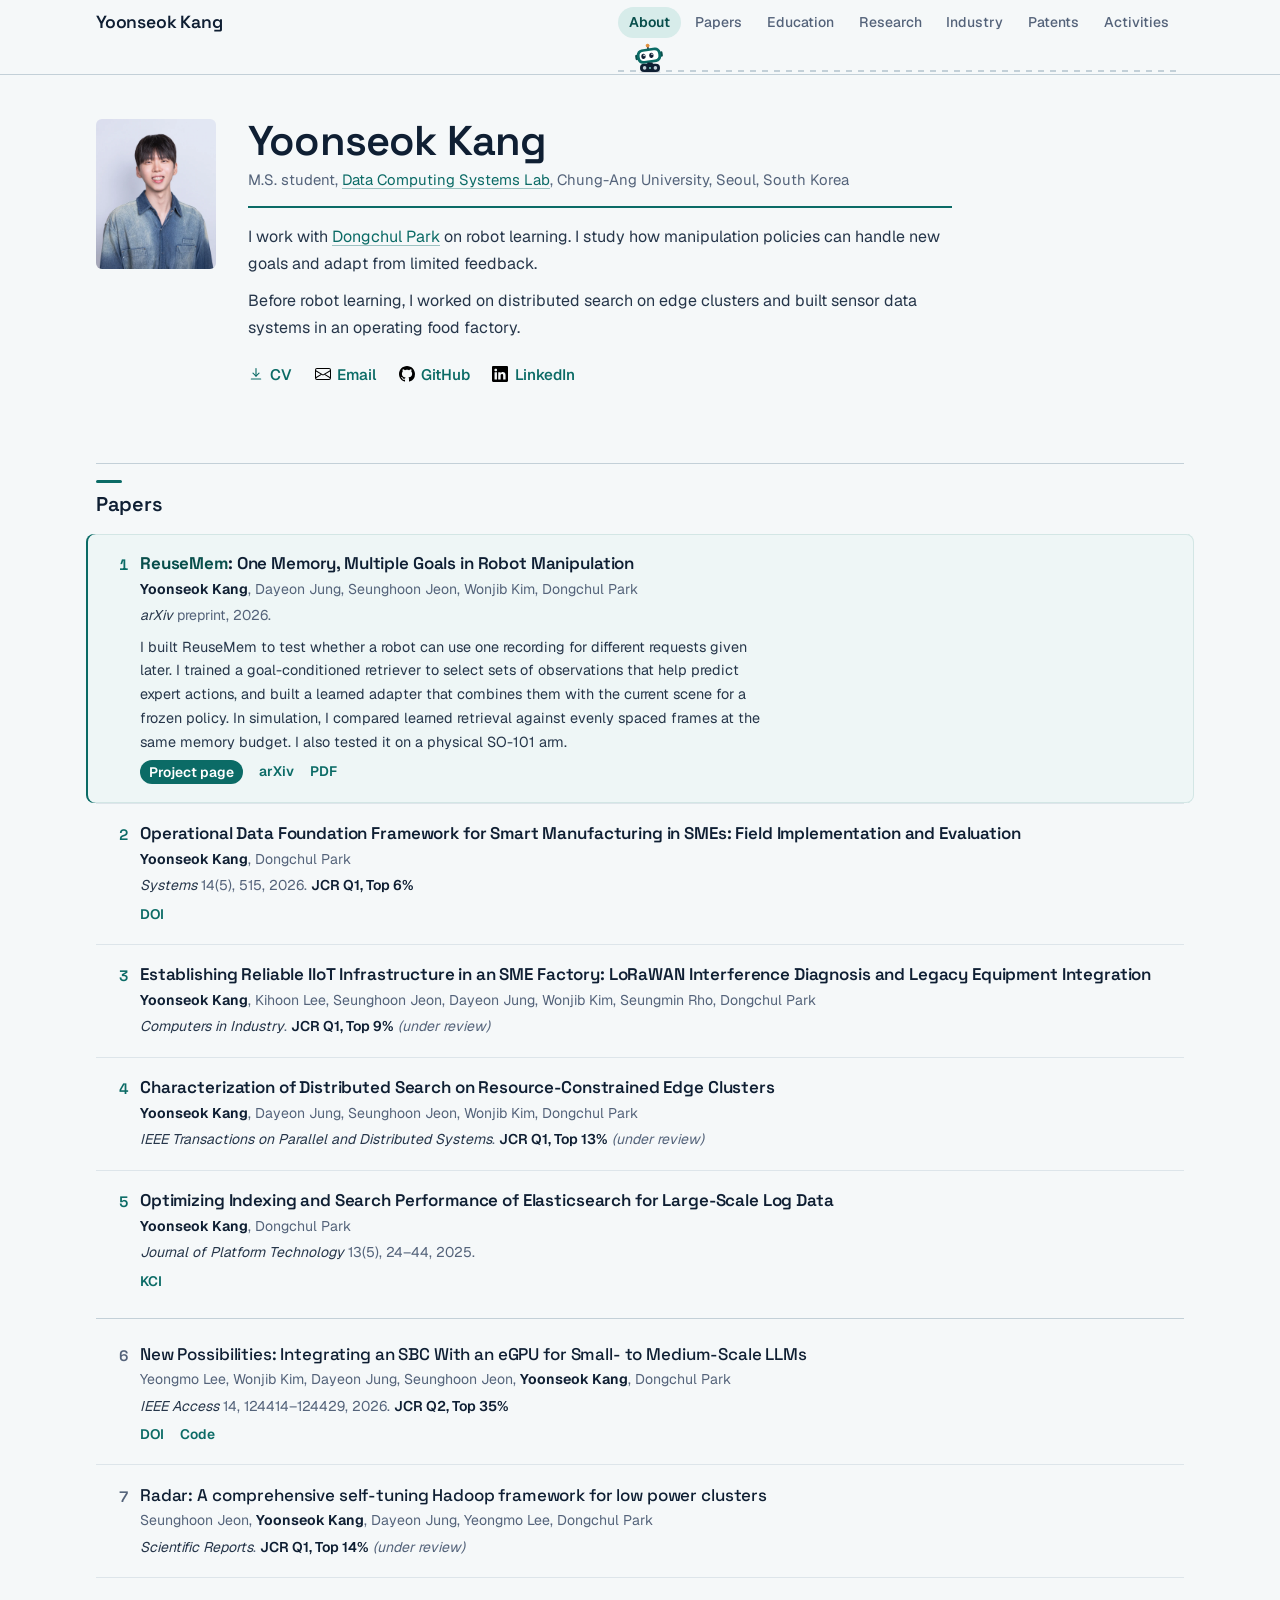
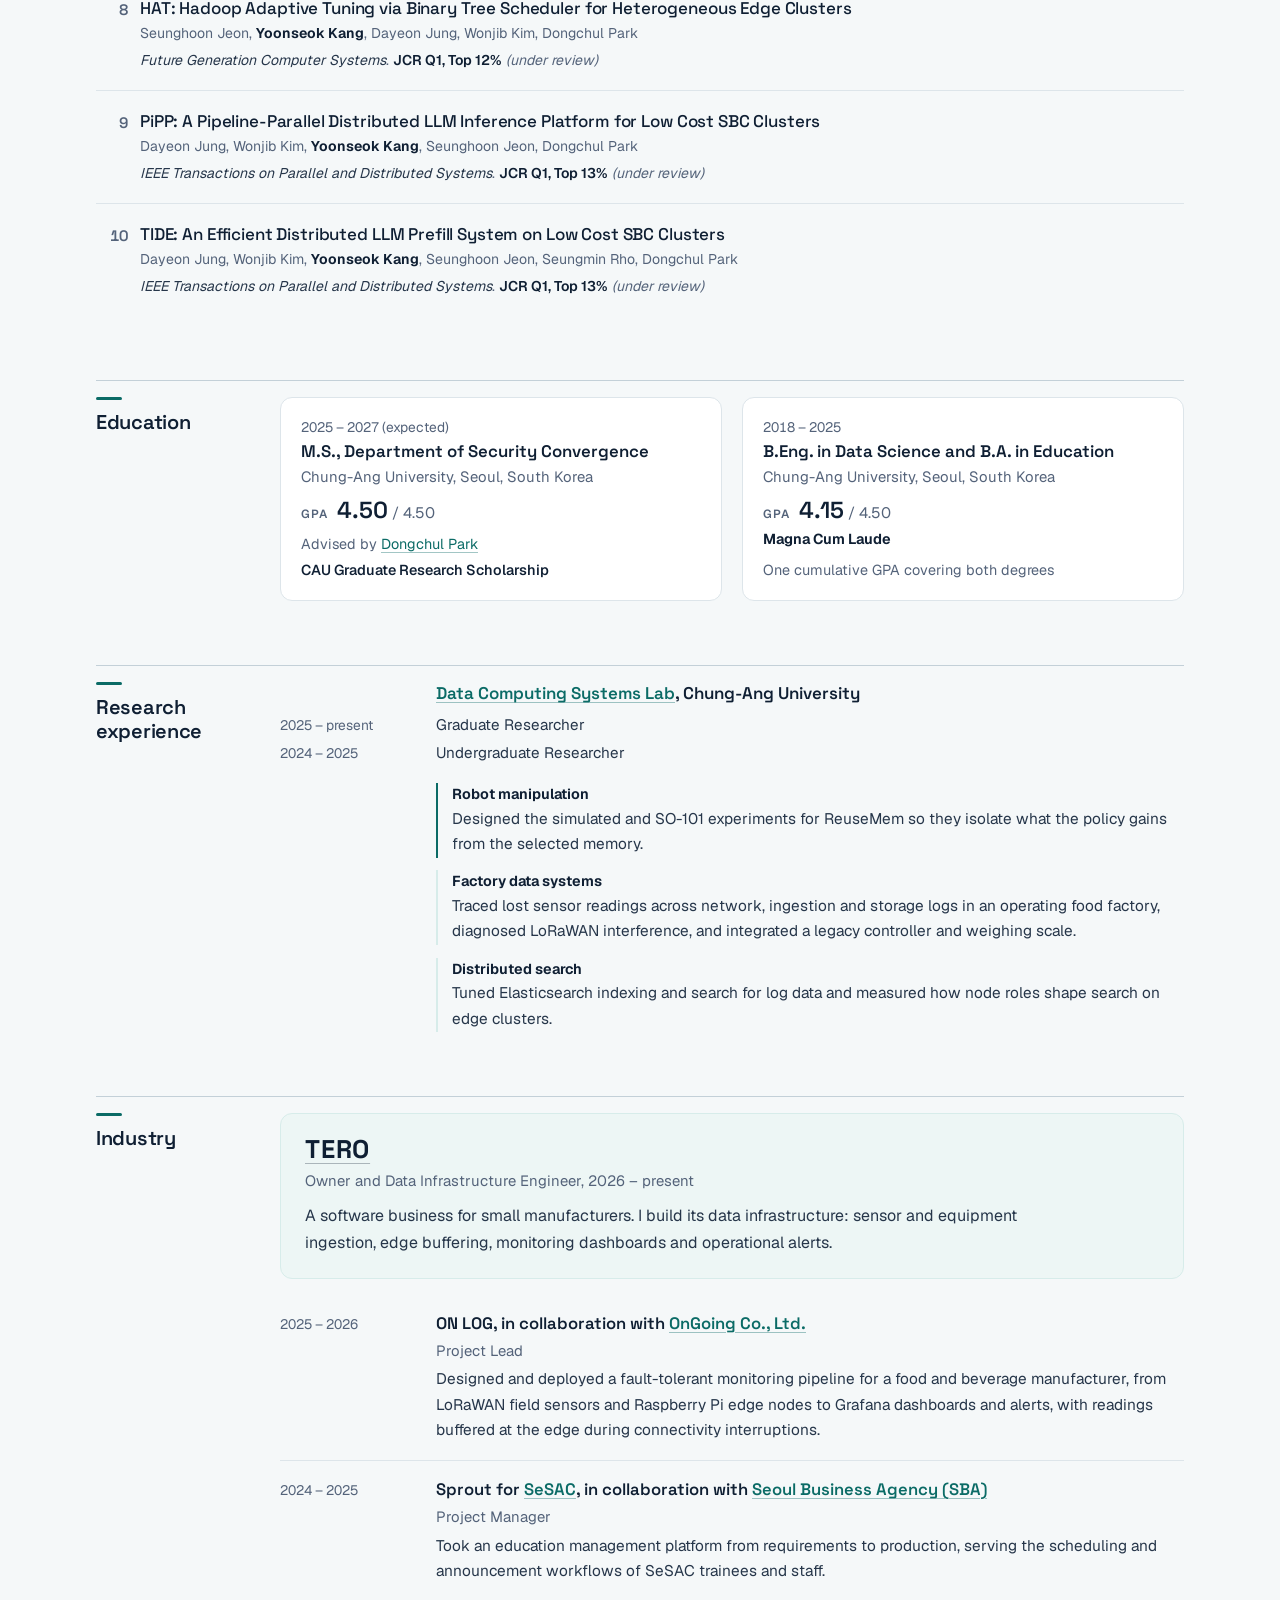
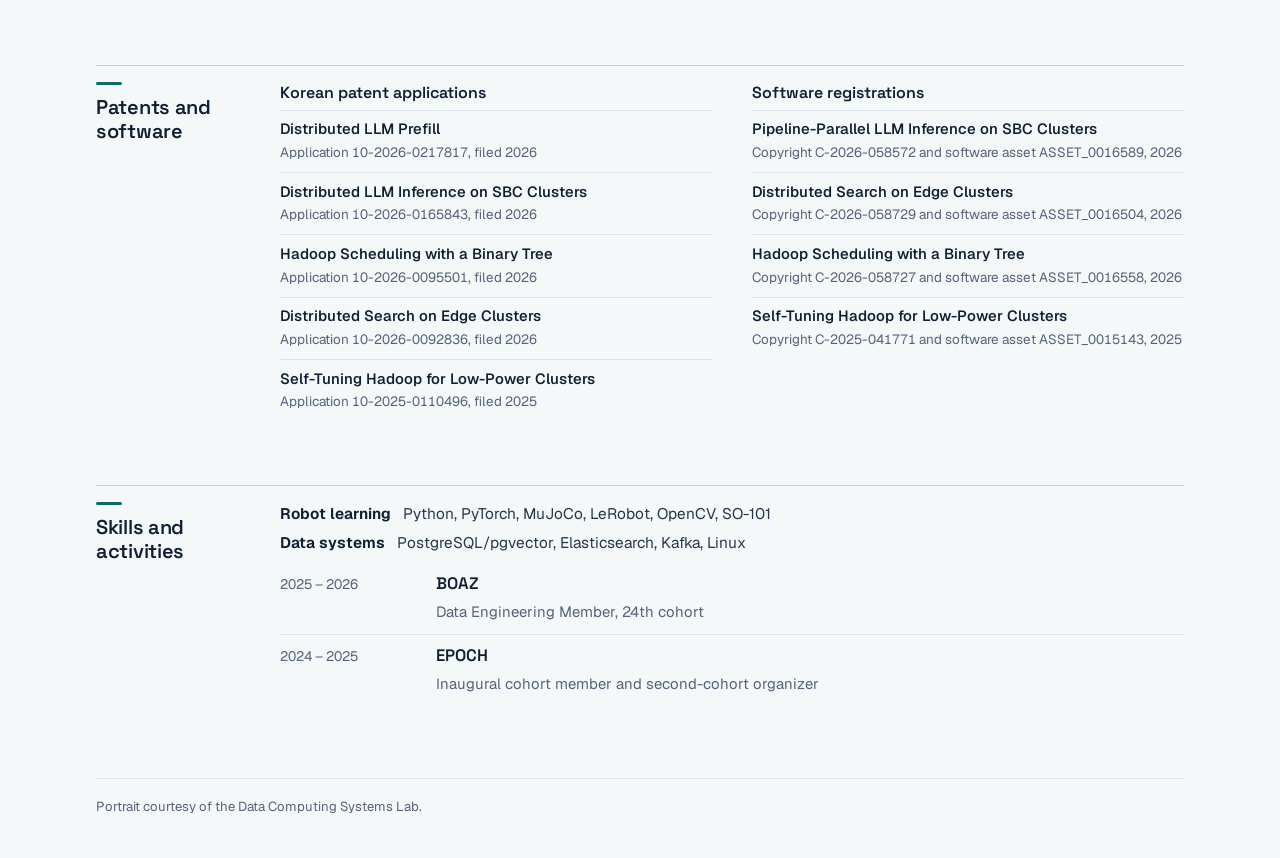
<file: text-only/index.html>
<!doctype html>
<html lang="en">
<head>
  <meta charset="utf-8">
  <meta name="viewport" content="width=device-width, initial-scale=1">
  <meta name="description" content="Yoonseok Kang, M.S. researcher at Chung-Ang University studying manipulation policy generalization and data-efficient adaptation in robot learning.">
  <meta name="theme-color" content="#f5f8f9">
  <meta property="og:type" content="profile">
  <meta property="og:title" content="Yoonseok Kang | Robot Learning">
  <meta property="og:description" content="Robot learning for manipulation, factory data systems, papers and CV.">
  <meta property="og:url" content="https://yoondol.github.io/">
  <meta name="robots" content="noindex">
  <link rel="canonical" href="https://yoondol.github.io/">
  <link rel="icon" href="../assets/favicon.png" type="image/png">
  <link rel="preload" href="../assets/fonts/space-grotesk.woff2" as="font" type="font/woff2" crossorigin>
  <link rel="preload" href="../assets/fonts/geist.woff2" as="font" type="font/woff2" crossorigin>
  <link rel="stylesheet" href="../styles.css?v=110">
  <link rel="stylesheet" href="./styles.css?v=111">
  <script src="../site.js" defer></script>
  <title>Yoonseok Kang | Robot Learning</title>
</head>
<body id="top">
  <a class="skip" href="#content">Skip to content</a>

  <svg class="sprite" aria-hidden="true" focusable="false">
    <symbol id="i-download" viewBox="0 0 24 24"><path d="M12 4v11"/><path d="m7.5 10.8 4.5 4.5 4.5-4.5"/><path d="M5 19.5h14"/></symbol>
    <symbol id="i-out" viewBox="0 0 24 24"><path d="M8 16 16.5 7.5"/><path d="M9.5 7.5h7v7"/></symbol>
  </svg>

  <header class="topbar">
    <div class="topbar-inner">
      <a class="wordmark" href="#top">Yoonseok Kang</a>
      <nav class="nav" aria-label="Sections">
        <div class="nav-track">
          <ul class="nav-list">
            <li><a href="#about">About</a></li>
            <li><a href="#papers">Papers</a></li>
            <li><a href="#education">Education</a></li>
            <li><a href="#research">Research</a></li>
            <li><a href="#industry">Industry</a></li>
            <li><a href="#patents">Patents</a></li>
            <li><a href="#activities">Activities</a></li>
          </ul>
          <span class="bot" aria-hidden="true">
            <svg viewBox="0 0 36 30" focusable="false">
              <ellipse class="bot-shadow" cx="18" cy="29.2" rx="11" ry=".8"/>
              <g class="bot-rig">
                <g class="bot-head">
                  <path class="bot-antenna" d="M18 6V3"/>
                  <circle class="bot-tip" cx="18" cy="2.4" r="1.9"/>
                  <rect class="bot-ear" x="4.2" y="10" width="2.6" height="5.4" rx="1.3"/>
                  <rect class="bot-ear" x="29.2" y="10" width="2.6" height="5.4" rx="1.3"/>
                  <rect class="bot-shell" x="6" y="5.4" width="24" height="14.4" rx="5.4"/>
                  <rect class="bot-visor" x="8.6" y="8" width="18.8" height="9.2" rx="4"/>
                  <g class="bot-eyes">
                    <ellipse class="bot-eye" cx="14" cy="12.6" rx="2.2" ry="2.6"/>
                    <ellipse class="bot-eye" cx="22" cy="12.6" rx="2.2" ry="2.6"/>
                    <circle class="bot-glint" cx="14.8" cy="11.6" r=".8"/>
                    <circle class="bot-glint" cx="22.8" cy="11.6" r=".8"/>
                  </g>
                </g>
                <rect class="bot-neck" x="15.2" y="19.4" width="5.6" height="2" rx=".7"/>
                <rect class="bot-chassis" x="8" y="20.8" width="20" height="8.2" rx="4.1"/>
                <circle class="bot-hub" cx="12.6" cy="24.9" r="1.8"/>
                <circle class="bot-hub" cx="23.4" cy="24.9" r="1.8"/>
                <circle class="bot-light" cx="18" cy="24.9" r="1"/>
              </g>
            </svg>
          </span>
        </div>
      </nav>
    </div>
  </header>

  <main id="content" class="page">
    <section class="profile" id="about" aria-labelledby="name">
      <img class="portrait" src="../assets/yoonseok-kang.webp" alt="Portrait of Yoonseok Kang" width="640" height="800" fetchpriority="high">
      <div class="profile-text">
        <h1 id="name">Yoonseok Kang</h1>
        <p class="affiliation">M.S. student, <a href="https://bigdata.cau.ac.kr/">Data Computing Systems Lab</a>, Chung-Ang University, Seoul, South Korea</p>
        <div class="bio">
          <p>I work with <a href="https://security.cau.ac.kr/bbs/board.php?bo_table=eng2_1&amp;wr_id=4">Dongchul Park</a> on robot learning. I study how manipulation policies can handle new goals and adapt from limited feedback.</p>
          <p>Before robot learning, I worked on distributed search on edge clusters and built sensor data systems in an operating food factory.</p>
        </div>
        <ul class="profile-links" aria-label="Contact and profiles">
          <li><a href="../assets/Yoonseok_Kang_CV-125.pdf"><svg class="icon" aria-hidden="true" focusable="false"><use href="#i-download"/></svg>CV</a></li>
          <li><a href="mailto:kangcl1609@cau.ac.kr"><img src="../assets/icons/envelope.svg" alt="" width="16" height="16">Email</a></li>
          <li><a href="https://github.com/yoondol"><img src="../assets/icons/github.svg" alt="" width="16" height="16">GitHub</a></li>
          <li><a href="https://www.linkedin.com/in/yoonseokkang/"><img src="../assets/icons/linkedin.svg" alt="" width="16" height="16">LinkedIn</a></li>
        </ul>
      </div>
    </section>

    <section class="block" id="papers" aria-labelledby="papers-h">
      <h2 id="papers-h">Papers</h2>
      <ol class="papers">
        <li class="paper paper-first" id="reusemem">
          <span class="num">1</span>
          <div class="cite">
            <h3><a href="https://yoondol.github.io/reusemem/"><span class="lead-name">ReuseMem</span>: One Memory, Multiple Goals in Robot Manipulation</a></h3>
            <p class="authors"><strong>Yoonseok Kang</strong>, Dayeon Jung, Seunghoon Jeon, Wonjib Kim, Dongchul Park</p>
            <p class="venue"><cite>arXiv</cite> preprint, 2026.</p>
            <p class="summary">I built ReuseMem to test whether a robot can use one recording for different requests given later. I trained a goal-conditioned retriever to select sets of observations that help predict expert actions, and built a learned adapter that combines them with the current scene for a frozen policy. In simulation, I compared learned retrieval against evenly spaced frames at the same memory budget. I also tested it on a physical SO-101 arm.</p>
            <p class="links"><a class="cta" href="https://yoondol.github.io/reusemem/">Project page</a><a href="https://arxiv.org/abs/2611.21115">arXiv</a><a href="https://arxiv.org/pdf/2611.21115">PDF</a></p>
          </div>
        </li>

        <li class="paper" id="odff">
          <span class="num">2</span>
          <div class="cite">
            <h3><a href="https://doi.org/10.3390/systems14050515">Operational Data Foundation Framework for Smart Manufacturing in SMEs: Field Implementation and Evaluation</a></h3>
            <p class="authors"><strong>Yoonseok Kang</strong>, Dongchul Park</p>
            <p class="venue"><cite>Systems</cite> 14(5), 515, 2026. <span class="jcr">JCR Q1, Top 6%</span></p>
            <p class="links"><a href="https://doi.org/10.3390/systems14050515">DOI</a></p>
          </div>
        </li>

        <li class="paper" id="iiot">
          <span class="num">3</span>
          <div class="cite">
            <h3>Establishing Reliable IIoT Infrastructure in an SME Factory: LoRaWAN Interference Diagnosis and Legacy Equipment Integration</h3>
            <p class="authors"><strong>Yoonseok Kang</strong>, Kihoon Lee, Seunghoon Jeon, Dayeon Jung, Wonjib Kim, Seungmin Rho, Dongchul Park</p>
            <p class="venue"><cite>Computers in Industry</cite>. <span class="jcr">JCR Q1, Top 9%</span> <span class="status">(under review)</span></p>
          </div>
        </li>

        <li class="paper" id="edgesearch">
          <span class="num">4</span>
          <div class="cite">
            <h3>Characterization of Distributed Search on Resource-Constrained Edge Clusters</h3>
            <p class="authors"><strong>Yoonseok Kang</strong>, Dayeon Jung, Seunghoon Jeon, Wonjib Kim, Dongchul Park</p>
            <p class="venue"><cite>IEEE Transactions on Parallel and Distributed Systems</cite>. <span class="jcr">JCR Q1, Top 13%</span> <span class="status">(under review)</span></p>
          </div>
        </li>

        <li class="paper" id="elasticsearch">
          <span class="num">5</span>
          <div class="cite">
            <h3><a href="https://www.kci.go.kr/kciportal/ci/sereArticleSearch/ciSereArtiView.kci?sereArticleSearchBean.artiId=ART003261094">Optimizing Indexing and Search Performance of Elasticsearch for Large-Scale Log Data</a></h3>
            <p class="authors"><strong>Yoonseok Kang</strong>, Dongchul Park</p>
            <p class="venue"><cite>Journal of Platform Technology</cite> 13(5), 24–44, 2025.</p>
            <p class="links"><a href="https://www.kci.go.kr/kciportal/ci/sereArticleSearch/ciSereArtiView.kci?sereArticleSearchBean.artiId=ART003261094">KCI</a></p>
          </div>
        </li>

        <li class="paper paper-co" id="sbc-egpu">
          <span class="num">6</span>
          <div class="cite">
            <h3><a href="https://doi.org/10.1109/ACCESS.2026.3722613">New Possibilities: Integrating an SBC With an eGPU for Small- to Medium-Scale LLMs</a></h3>
            <p class="authors">Yeongmo Lee, Wonjib Kim, Dayeon Jung, Seunghoon Jeon, <strong>Yoonseok Kang</strong>, Dongchul Park</p>
            <p class="venue"><cite>IEEE Access</cite> 14, 124414–124429, 2026. <span class="jcr">JCR Q2, Top 35%</span></p>
            <p class="links"><a href="https://doi.org/10.1109/ACCESS.2026.3722613">DOI</a><a href="https://github.com/Data-Computing-Systems-Lab/sbc-egpu-llm">Code</a></p>
          </div>
        </li>

        <li class="paper paper-co" id="radar">
          <span class="num">7</span>
          <div class="cite">
            <h3>Radar: A comprehensive self-tuning Hadoop framework for low power clusters</h3>
            <p class="authors">Seunghoon Jeon, <strong>Yoonseok Kang</strong>, Dayeon Jung, Yeongmo Lee, Dongchul Park</p>
            <p class="venue"><cite>Scientific Reports</cite>. <span class="jcr">JCR Q1, Top 14%</span> <span class="status">(under review)</span></p>
          </div>
        </li>

        <li class="paper paper-co" id="hat">
          <span class="num">8</span>
          <div class="cite">
            <h3>HAT: Hadoop Adaptive Tuning via Binary Tree Scheduler for Heterogeneous Edge Clusters</h3>
            <p class="authors">Seunghoon Jeon, <strong>Yoonseok Kang</strong>, Dayeon Jung, Wonjib Kim, Dongchul Park</p>
            <p class="venue"><cite>Future Generation Computer Systems</cite>. <span class="jcr">JCR Q1, Top 12%</span> <span class="status">(under review)</span></p>
          </div>
        </li>

        <li class="paper paper-co" id="pipp">
          <span class="num">9</span>
          <div class="cite">
            <h3>PiPP: A Pipeline-Parallel Distributed LLM Inference Platform for Low Cost SBC Clusters</h3>
            <p class="authors">Dayeon Jung, Wonjib Kim, <strong>Yoonseok Kang</strong>, Seunghoon Jeon, Dongchul Park</p>
            <p class="venue"><cite>IEEE Transactions on Parallel and Distributed Systems</cite>. <span class="jcr">JCR Q1, Top 13%</span> <span class="status">(under review)</span></p>
          </div>
        </li>

        <li class="paper paper-co" id="tide">
          <span class="num">10</span>
          <div class="cite">
            <h3>TIDE: An Efficient Distributed LLM Prefill System on Low Cost SBC Clusters</h3>
            <p class="authors">Dayeon Jung, Wonjib Kim, <strong>Yoonseok Kang</strong>, Seunghoon Jeon, Seungmin Rho, Dongchul Park</p>
            <p class="venue"><cite>IEEE Transactions on Parallel and Distributed Systems</cite>. <span class="jcr">JCR Q1, Top 13%</span> <span class="status">(under review)</span></p>
          </div>
        </li>
      </ol>
    </section>

    <section class="block" id="education" aria-labelledby="education-h">
      <h2 id="education-h">Education</h2>
      <div class="degrees">
        <article class="degree">
          <p class="when">2025 – 2027 (expected)</p>
          <h3>M.S., Department of Security Convergence</h3>
          <p class="school">Chung-Ang University, Seoul, South Korea</p>
          <p class="gpa"><span>GPA</span> <strong>4.50</strong> / 4.50</p>
          <p class="note">Advised by <a href="https://security.cau.ac.kr/bbs/board.php?bo_table=eng2_1&amp;wr_id=4">Dongchul Park</a></p>
          <p class="award">CAU Graduate Research Scholarship</p>
        </article>
        <article class="degree">
          <p class="when">2018 – 2025</p>
          <h3>B.Eng. in Data Science and B.A. in Education</h3>
          <p class="school">Chung-Ang University, Seoul, South Korea</p>
          <p class="gpa"><span>GPA</span> <strong>4.15</strong> / 4.50</p>
          <p class="award"><strong>Magna Cum Laude</strong></p>
          <p class="note">One cumulative GPA covering both degrees</p>
        </article>
      </div>
    </section>

    <section class="block" id="research" aria-labelledby="research-h">
      <h2 id="research-h">Research experience</h2>
      <article class="lab">
        <h3><a href="https://bigdata.cau.ac.kr/">Data Computing Systems Lab</a>, Chung-Ang University</h3>
        <ul class="roles">
          <li><span class="when">2025 – present</span><span class="role-name">Graduate Researcher</span></li>
          <li><span class="when">2024 – 2025</span><span class="role-name">Undergraduate Researcher</span></li>
        </ul>
        <dl class="focus">
          <div><dt>Robot manipulation</dt><dd>Designed the simulated and SO-101 experiments for ReuseMem so they isolate what the policy gains from the selected memory.</dd></div>
          <div><dt>Factory data systems</dt><dd>Traced lost sensor readings across network, ingestion and storage logs in an operating food factory, diagnosed LoRaWAN interference, and integrated a legacy controller and weighing scale.</dd></div>
          <div><dt>Distributed search</dt><dd>Tuned Elasticsearch indexing and search for log data and measured how node roles shape search on edge clusters.</dd></div>
        </dl>
      </article>
    </section>

    <section class="block" id="industry" aria-labelledby="industry-h">
      <h2 id="industry-h">Industry</h2>

      <article class="tero" aria-labelledby="tero-h">
        <h3 id="tero-h"><a href="https://tero.kr/">TERO</a></h3>
        <p class="role">Owner and Data Infrastructure Engineer, 2026 – present</p>
        <p class="tero-copy">A software business for small manufacturers. I build its data infrastructure: sensor and equipment ingestion, edge buffering, monitoring dashboards and operational alerts.</p>
      </article>

      <article class="entry">
        <p class="when">2025 – 2026</p>
        <div class="entry-body">
          <h3>ON LOG, in collaboration with <a href="https://www.ongo-ing.com/en/about">OnGoing Co., Ltd.</a></h3>
          <p class="role">Project Lead</p>
          <p>Designed and deployed a fault-tolerant monitoring pipeline for a food and beverage manufacturer, from LoRaWAN field sensors and Raspberry Pi edge nodes to Grafana dashboards and alerts, with readings buffered at the edge during connectivity interruptions.</p>
        </div>
      </article>

      <article class="entry">
        <p class="when">2024 – 2025</p>
        <div class="entry-body">
          <h3>Sprout for <a href="https://sesac.seoul.kr/sesac/introduction/intro.do">SeSAC</a>, in collaboration with <a href="https://www.sba.seoul.kr/">Seoul Business Agency (SBA)</a></h3>
          <p class="role">Project Manager</p>
          <p>Took an education management platform from requirements to production, serving the scheduling and announcement workflows of SeSAC trainees and staff.</p>
        </div>
      </article>
    </section>

    <section class="block" id="patents" aria-labelledby="patents-h">
      <h2 id="patents-h">Patents and software</h2>
      <div class="ip">
        <div class="ip-group">
          <h3>Korean patent applications</h3>
          <ul>
            <li><span class="ip-title">Distributed LLM Prefill</span><span class="ip-id">Application 10-2026-0217817, filed 2026</span></li>
            <li><span class="ip-title">Distributed LLM Inference on SBC Clusters</span><span class="ip-id">Application 10-2026-0165843, filed 2026</span></li>
            <li><span class="ip-title">Hadoop Scheduling with a Binary Tree</span><span class="ip-id">Application 10-2026-0095501, filed 2026</span></li>
            <li><span class="ip-title">Distributed Search on Edge Clusters</span><span class="ip-id">Application 10-2026-0092836, filed 2026</span></li>
            <li><span class="ip-title">Self-Tuning Hadoop for Low-Power Clusters</span><span class="ip-id">Application 10-2025-0110496, filed 2025</span></li>
          </ul>
        </div>
        <div class="ip-group">
          <h3>Software registrations</h3>
          <ul>
            <li><span class="ip-title">Pipeline-Parallel LLM Inference on SBC Clusters</span><span class="ip-id">Copyright C-2026-058572 and software asset ASSET_0016589, 2026</span></li>
            <li><span class="ip-title">Distributed Search on Edge Clusters</span><span class="ip-id">Copyright C-2026-058729 and software asset ASSET_0016504, 2026</span></li>
            <li><span class="ip-title">Hadoop Scheduling with a Binary Tree</span><span class="ip-id">Copyright C-2026-058727 and software asset ASSET_0016558, 2026</span></li>
            <li><span class="ip-title">Self-Tuning Hadoop for Low-Power Clusters</span><span class="ip-id">Copyright C-2025-041771 and software asset ASSET_0015143, 2025</span></li>
          </ul>
        </div>
      </div>
    </section>

    <section class="block" id="activities" aria-labelledby="activities-h">
      <h2 id="activities-h">Skills and activities</h2>
      <div class="tools">
        <p><span>Robot learning</span> Python, PyTorch, MuJoCo, LeRobot, OpenCV, SO-101</p>
        <p><span>Data systems</span> PostgreSQL/pgvector, Elasticsearch, Kafka, Linux</p>
      </div>
      <article class="entry entry-compact">
        <p class="when">2025 – 2026</p>
        <div class="entry-body"><h3>BOAZ</h3><p class="role">Data Engineering Member, 24th cohort</p></div>
      </article>
      <article class="entry entry-compact">
        <p class="when">2024 – 2025</p>
        <div class="entry-body"><h3>EPOCH</h3><p class="role">Inaugural cohort member and second-cohort organizer</p></div>
      </article>
    </section>
  </main>

  <footer class="foot">
    <p>Portrait courtesy of the Data Computing Systems Lab.</p>
  </footer>
</body>
</html>
</file>
<file: portfolio.css>
/* Yoonseok Kang, research profile (v121).
   Local fonts: Space Grotesk for headings, Instrument Sans for text.
   site.js adds the nav robot and active-section state. The page works
   without it.

   Warm paper background, navy-graphite ink, one saturated dark teal accent,
   faint lab-grid texture only on the ReuseMem spotlight. */

@font-face {
  font-family: "Space Grotesk";
  src: url("./assets/fonts/space-grotesk.woff2") format("woff2");
  font-weight: 300 700;
  font-display: swap;
}
@font-face {
  font-family: "Instrument Sans";
  src: url("./assets/fonts/instrument-sans.woff2") format("woff2");
  font-weight: 400 700;
  font-stretch: 75% 100%;
  font-display: swap;
}

:root {
  color-scheme: light;
  --bg: #f7f4ee;            /* warm paper */
  --surface: #fffdf9;
  --panel: #eee9df;
  --ink: #142235;           /* inky navy */
  --body: #2b3442;          /* graphite */
  --soft: #5a6270;          /* ~5.6:1 on --bg */
  --line: #e4ddd0;
  --frame: #cfc6b6;
  --accent: #00676a;        /* saturated dark teal, ~6.6:1 on white */
  --accent-deep: #004c4f;
  --accent-bright: #12a3a0;
  --accent-tint: #cfeae7;
  --accent-wash: #eaf4f1;
  --grid: rgba(0, 103, 106, .07);
  --head: "Space Grotesk", ui-sans-serif, system-ui, "Segoe UI", Arial, sans-serif;
  --sans: "Instrument Sans", ui-sans-serif, system-ui, -apple-system, "Segoe UI", Arial, sans-serif;
  --measure: 68.75rem;      /* ~1100px */
  --gutter: 1.5rem;
  --rail: 9.5rem;
  --rail-gap: 2rem;
  --num: 2.25rem;
  --num-gap: 1rem;
  --radius: 14px;
  --shadow: 0 1px 2px rgba(20, 34, 53, .05), 0 10px 28px -14px rgba(20, 34, 53, .22);
  --lane: 2.6rem;
  --bot-w: 42px;
  --bot-h: 35px;
  --bar: 5rem;
  --move: 560ms;            /* MOVE_MS in site.js matches */
}

*, *::before, *::after { box-sizing: border-box; }

html {
  -webkit-text-size-adjust: 100%;
  text-size-adjust: 100%;
  scroll-behavior: smooth;
  scroll-padding-top: calc(var(--bar) + 1rem);
}

body {
  margin: 0;
  overflow-x: clip;
  background: var(--bg);
  color: var(--body);
  font: 400 1rem/1.65 var(--sans);
  -webkit-font-smoothing: antialiased;
}

h1, h2, h3, p, ul, ol, dl, dd, figure { margin: 0; }
ul, ol { padding: 0; list-style: none; }
img { display: block; max-width: 100%; height: auto; }
cite { font-style: italic; }
strong { color: var(--ink); font-weight: 650; }

a {
  color: var(--accent);
  text-decoration: underline;
  text-decoration-color: rgba(0, 103, 106, .35);
  text-decoration-thickness: 1px;
  text-underline-offset: .2em;
  overflow-wrap: anywhere;
}
a:hover { color: var(--accent-deep); text-decoration-color: currentColor; }
a:focus-visible { outline: 2px solid var(--accent); outline-offset: 3px; border-radius: 4px; }
::selection { background: var(--accent-tint); }

.sr {
  position: absolute; width: 1px; height: 1px; overflow: hidden;
  clip: rect(0 0 0 0); clip-path: inset(50%); white-space: nowrap;
}
.sprite { position: absolute; width: 0; height: 0; overflow: hidden; }
.icon {
  flex: none;
  width: 1rem;
  height: 1rem;
  fill: none;
  stroke: currentColor;
  stroke-width: 1.8;
  stroke-linecap: round;
  stroke-linejoin: round;
}

.skip {
  position: absolute;
  left: 1rem;
  top: -4rem;
  z-index: 30;
  padding: .5rem .9rem;
  border-radius: 8px;
  background: var(--ink);
  color: #fff;
  font-size: .85rem;
}
.skip:focus { top: .6rem; color: #fff; }

/* ------------------------------------------------------------- top bar */

.topbar {
  position: sticky;
  top: 0;
  z-index: 20;
  background: rgba(247, 244, 238, .9);
  border-bottom: 1px solid var(--frame);
  -webkit-backdrop-filter: saturate(1.2) blur(10px);
  backdrop-filter: saturate(1.2) blur(10px);
}
.topbar-inner {
  display: flex;
  align-items: flex-start;
  justify-content: space-between;
  gap: 1.5rem;
  width: min(100% - 2 * var(--gutter), var(--measure));
  margin-inline: auto;
}
.wordmark {
  flex: none;
  display: inline-block;
  padding: .5rem 0 var(--lane);
  color: var(--ink);
  font: 600 1.1rem/1.9rem var(--head);
  letter-spacing: -.015em;
  text-decoration: none;
}
.wordmark:hover { color: var(--accent-deep); }

.nav { min-width: 0; }

/* The track holds the links and the robot; it scrolls sideways on narrow
   screens and the robot rides its own lane below the links. */
.nav-track {
  position: relative;
  overflow-x: auto;
  overflow-y: hidden;
  padding: .5rem .25rem 0;
  scrollbar-width: none;
}
.nav-track::-webkit-scrollbar { display: none; }

.nav-list {
  display: flex;
  align-items: flex-start;
  gap: .15rem;
  width: max-content;
  height: calc(1.9rem + var(--lane));
  /* the lane: a dashed rail with a faint teal floor the robot rides on */
  background:
    repeating-linear-gradient(90deg, var(--frame) 0 6px, transparent 6px 12px) left 0 bottom 2px / 100% 2px no-repeat,
    linear-gradient(var(--accent-wash), var(--accent-wash)) left 0 bottom 0 / 100% 2px no-repeat;
}
.nav-list a {
  display: inline-flex;
  align-items: center;
  height: 1.9rem;
  padding: 0 .75rem;
  border-radius: 999px;
  color: var(--soft);
  font: 500 .875rem/1 var(--sans);
  white-space: nowrap;
  text-decoration: none;
  transition: color .2s ease, background-color .2s ease, box-shadow .2s ease;
}
.nav-list a:hover { background: var(--panel); color: var(--ink); }
.nav-list a:focus-visible { outline-offset: 1px; border-radius: 999px; }
.nav-list a[aria-current] {
  background: var(--accent-tint);
  color: var(--accent-deep);
  font-weight: 600;
  box-shadow: inset 0 0 0 1px rgba(0, 103, 106, .18);
}
.nav-list a[aria-current]:hover { background: var(--accent-tint); color: var(--accent-deep); }

/* -------------------------------------------------------- nav robot */

.bot {
  position: absolute;
  left: 0;
  bottom: 2px;
  width: var(--bot-w);
  height: var(--bot-h);
  pointer-events: none;
  opacity: 0;
  transform: translateX(var(--x, 0px));
  transition: transform var(--move) cubic-bezier(.6, .05, .25, 1), opacity .25s ease;
}
.bot.is-ready { opacity: 1; }
.bot.is-still { transition: none; }
.bot svg { display: block; width: 100%; height: 100%; overflow: visible; }

.bot-shell { fill: var(--accent); }
.bot-ear { fill: var(--accent-deep); }
.bot-visor { fill: #fff; }
.bot-eye { fill: var(--ink); }
.bot-glint { fill: #fff; }
.bot-antenna { fill: none; stroke: var(--ink); stroke-width: 1.5; stroke-linecap: round; }
.bot-tip { fill: #e0913f; }
.bot-neck, .bot-chassis { fill: var(--ink); }
.bot-hub { fill: var(--frame); }
.bot-light { fill: #7fe0d4; }
.bot-shadow { fill: rgba(20, 34, 53, .16); }

.bot-head, .bot-eyes, .bot-tip { transform-box: fill-box; }
.bot-head { transform-origin: 50% 100%; transition: transform .38s cubic-bezier(.3, 1.6, .5, 1); }
.bot-eyes { transform-origin: 50% 50%; transition: transform .2s ease; }
.bot-tip { transform-origin: 50% 50%; }

.bot.is-ready svg { animation: bot-in .45s cubic-bezier(.3, 1.4, .5, 1) both; }
.bot.is-moving .bot-rig { animation: bot-roll .14s ease-in-out 4 alternate; }
.bot.is-moving[data-dir="right"] .bot-head { transform: rotate(9deg); }
.bot.is-moving[data-dir="left"] .bot-head { transform: rotate(-9deg); }
.bot.is-moving[data-dir="right"] .bot-eyes { transform: translateX(1.6px); }
.bot.is-moving[data-dir="left"] .bot-eyes { transform: translateX(-1.6px); }
.bot.is-moving .bot-light { fill: #e0913f; }
.bot.is-arriving .bot-eyes { animation: bot-blink .3s ease-in-out .06s; }
.bot.is-arriving .bot-tip { animation: bot-ping .5s ease-out; }

@keyframes bot-in { from { opacity: 0; transform: translateY(8px); } }
@keyframes bot-roll { to { transform: translateY(-2px); } }
@keyframes bot-blink { 50% { transform: scaleY(.12); } }
@keyframes bot-ping { 40% { transform: scale(1.6); } }

/* ---------------------------------------------------------------- page */

.page {
  width: min(100% - 2 * var(--gutter), var(--measure));
  margin-inline: auto;
  padding-block: 3.5rem 5rem;
}

/* Profile: portrait beside name, bio and link controls. */
.profile {
  display: grid;
  grid-template-columns: 10rem minmax(0, 1fr);
  gap: 2.5rem;
  align-items: start;
}
.profile-text { min-width: 0; max-width: 46rem; }
.portrait {
  width: 100%;
  aspect-ratio: 4 / 5;
  object-fit: cover;
  border-radius: 10px;
  background: var(--panel);
  box-shadow: var(--shadow), 0 0 0 1px rgba(20, 34, 53, .06);
}
h1 {
  color: var(--ink);
  font: 600 clamp(2rem, 4.4vw, 3rem)/1.02 var(--head);
  letter-spacing: -.03em;
}
.bio {
  display: grid;
  gap: .75rem;
  max-width: 62ch;
  margin-top: 1.25rem;
  padding-top: 1.1rem;
  border-top: 1px solid var(--line);
  position: relative;
}
.bio::before {
  content: "";
  position: absolute;
  top: -1px;
  left: 0;
  width: 3rem;
  height: 2px;
  background: var(--accent);
}
.bio-lead { color: var(--ink); font-size: 1.1rem; line-height: 1.55; }
.bio p:not(.bio-lead) { color: var(--soft); font-size: .96rem; }

.profile-links { display: flex; flex-wrap: wrap; gap: .5rem; margin-top: 1.4rem; }
.profile-links a {
  display: inline-flex;
  align-items: center;
  gap: .45rem;
  min-height: 2.25rem;
  padding: 0 .9rem;
  border: 1px solid var(--frame);
  border-radius: 999px;
  background: var(--surface);
  color: var(--ink);
  font-size: .9rem;
  font-weight: 550;
  text-decoration: none;
  transition: border-color .2s ease, background-color .2s ease, box-shadow .2s ease;
}
.profile-links a:hover { border-color: var(--accent); color: var(--accent-deep); }
.profile-links a.cv {
  min-height: 2.5rem;
  padding: 0 1.25rem 0 1.05rem;
  border-color: var(--accent);
  background: var(--accent);
  color: #fff;
  font-weight: 600;
  box-shadow: 0 6px 16px -8px rgba(0, 76, 79, .7);
}
.profile-links a.cv:hover { background: var(--accent-deep); border-color: var(--accent-deep); color: #fff; }
.profile-links { align-items: center; }
.profile-links img, .profile-links .icon { flex: none; width: 1rem; height: 1rem; }

/* ------------------------------------------------------------ sections */

.block {
  margin-top: 4.5rem;
  padding-top: 1.25rem;
  border-top: 1px solid var(--frame);
}

h2 {
  margin-bottom: 1.25rem;
  color: var(--ink);
  font: 600 1.35rem/1.2 var(--head);
  letter-spacing: -.02em;
}
.block > h2::before {
  content: "";
  display: block;
  width: 1.6rem;
  height: 3px;
  margin-bottom: .65rem;
  border-radius: 2px;
  background: var(--accent);
}

h3 { color: var(--ink); font-size: 1rem; font-weight: 600; line-height: 1.4; }

.when { color: var(--accent-deep); font: 500 .84rem/1.75 var(--head); font-variant-numeric: tabular-nums; letter-spacing: .01em; }
.role { color: var(--soft); font-size: .93rem; }

@media (min-width: 52.01rem) {
  .block {
    display: grid;
    grid-template-columns: var(--rail) minmax(0, 1fr);
    column-gap: var(--rail-gap);
    align-items: start;
  }
  .block > * { grid-column: 2; }
  .block > h2 { grid-column: 1; grid-row: 1; margin-bottom: 0; font-size: 1.25rem; }
}

/* -------------------------------------------------------------- papers */

/* Every row: number, then the citation on one shared column. */
.paper {
  display: grid;
  grid-template-columns: var(--num) minmax(0, 1fr);
  column-gap: var(--num-gap);
  align-items: start;
  padding-block: 1.05rem;
  border-top: 1px solid var(--line);
}
.paper > .cite, .paper > .spot { grid-column: 2; }

.num {
  color: var(--accent);
  font: 600 .95rem/1.55 var(--head);
  font-variant-numeric: tabular-nums;
  text-align: right;
}
.paper-co .num { color: var(--soft); }
.paper:not(.paper-co) + .paper-co { margin-top: .4rem; padding-top: 1.4rem; border-top-color: var(--frame); }

.cite { display: grid; gap: .2rem; min-width: 0; }
.cite h3 { font: 600 1.04rem/1.35 var(--head); letter-spacing: -.01em; }
.paper-co .cite h3 { font-weight: 500; }
.cite h3 a { color: var(--ink); text-decoration: none; }
.cite h3 a:hover { color: var(--accent-deep); text-decoration: underline; }
.authors { color: var(--soft); font-size: .88rem; }
.venue { color: var(--soft); font-size: .88rem; }
.venue cite { color: var(--body); }
.jcr { color: var(--ink); font-weight: 600; white-space: nowrap; }
.status { color: var(--soft); font-style: italic; white-space: nowrap; }

.links {
  display: flex;
  flex-wrap: wrap;
  align-items: center;
  gap: .25rem 1rem;
  margin-top: .15rem;
  font-size: .86rem;
  font-weight: 600;
}
.links a { text-decoration: none; }
.links a:hover { text-decoration: underline; }

/* ReuseMem spotlight (#1). The card surface is a pseudo-element that bleeds
   past the row, so the number and citation columns match rows 2-10. */
.paper-first {
  position: relative;
  isolation: isolate;
  padding-block: 1.6rem;
  border-top: 0;
  margin-bottom: .6rem;
}
.paper-first::before {
  content: "";
  position: absolute;
  inset: 0 -1.25rem;
  z-index: -1;
  border: 1px solid #cfe1dc;
  border-radius: var(--radius);
  background:
    linear-gradient(90deg, var(--grid) 1px, transparent 1px) 0 0 / 18px 18px,
    linear-gradient(var(--grid) 1px, transparent 1px) 0 0 / 18px 18px,
    linear-gradient(120deg, #fbfdfb 35%, var(--accent-wash));
  box-shadow: var(--shadow), inset 3px 0 0 var(--accent);
}
.paper-first .num { font-size: 1.15rem; line-height: 1.4; }

.spot {
  display: grid;
  grid-template-columns: minmax(0, 1fr) clamp(22.5rem, 31vw, 27rem);
  gap: 2rem;
  align-items: start;
  min-width: 0;
}
.paper-first .cite h3 { font-size: 1.32rem; line-height: 1.25; letter-spacing: -.02em; }
.lead-name { color: var(--accent); font-weight: 700; }
.paper-first .cite h3 a:hover .lead-name { color: inherit; }
.paper-first .authors { margin-top: .35rem; }
.summary { max-width: 60ch; margin-top: .7rem; color: var(--body); font-size: .95rem; line-height: 1.65; }

.paper-first .links { gap: .5rem; margin-top: 1rem; }
.links a.cta, .links a.chip {
  display: inline-flex;
  align-items: center;
  gap: .35rem;
  min-height: 2.25rem;
  border-radius: 999px;
  text-decoration: none;
}
.links a.cta {
  padding: 0 1.05rem;
  background: var(--accent);
  color: #fff;
  font-size: .9rem;
  box-shadow: 0 6px 16px -8px rgba(0, 76, 79, .7);
}
.links a.cta:hover { background: var(--accent-deep); color: #fff; }
.links a.chip {
  padding: 0 .85rem;
  border: 1px solid var(--frame);
  background: var(--surface);
  color: var(--ink);
}
.links a.chip:hover { border-color: var(--accent); color: var(--accent-deep); }

.spot-fig { min-width: 0; }
.spot-image {
  display: block;
  border-radius: 10px;
}
.spot-image:focus-visible {
  outline: 3px solid var(--accent, #1f5fbf);
  outline-offset: 3px;
}
.spot-photo {
  display: block;
  width: 100%;
  aspect-ratio: 16 / 9;
  object-fit: contain;
  border-radius: 10px;
  background: var(--surface);
  box-shadow: var(--shadow), 0 0 0 1px rgba(20, 34, 53, .08);
}

/* ----------------------------------------------------------- education */

.degrees { display: grid; grid-template-columns: repeat(2, minmax(0, 1fr)); gap: 1.25rem; }
.degree {
  display: flex;
  flex-direction: column;
  gap: .15rem;
  padding: 1.15rem 1.3rem;
  border: 1px solid var(--line);
  border-radius: var(--radius);
  background: var(--surface);
}
.degree h3 { font: 600 1.05rem/1.3 var(--head); }
.school { color: var(--soft); font-size: .93rem; }
.gpa { margin-top: .45rem; color: var(--soft); font-size: .95rem; }
.gpa span { margin-right: .3rem; font-size: .74rem; font-weight: 600; letter-spacing: .08em; }
.gpa strong { font: 600 1.45rem/1 var(--head); }
.note { margin-top: .3rem; color: var(--soft); font-size: .9rem; }
.award { color: var(--ink); font-size: .9rem; font-weight: 550; }

/* --------------------------------------------------- dated entries */

.entry {
  display: grid;
  grid-template-columns: 8.5rem minmax(0, 1fr);
  gap: 1.25rem;
  padding-block: 1.05rem;
  border-top: 1px solid var(--line);
}
h2 + .entry, .tools + .entry { border-top: 0; }
h2 + .entry, .tools + .entry { padding-top: 0; }
.entry-body { display: grid; gap: .25rem; min-width: 0; }
.entry-body h3 { font: 600 1.04rem/1.4 var(--head); }
.entry-body > p:not(.role) { font-size: .96rem; }
.entry-compact { padding-block: .6rem; }

.lab { display: grid; grid-template-columns: 8.5rem minmax(0, 1fr); column-gap: 1.25rem; }
.lab > h3, .lab-location, .focus { grid-column: 2; }
.lab > h3 { font: 600 1.06rem/1.4 var(--head); }
.lab-location { color: var(--soft); font-size: .9rem; }
.roles { grid-column: 1 / -1; margin-top: .3rem; }
.roles li { display: grid; grid-template-columns: 8.5rem minmax(0, 1fr); gap: 1.25rem; align-items: baseline; padding-block: .1rem; }
.role-name { color: var(--body); font-size: .95rem; }
.focus { display: grid; gap: .85rem; margin-top: 1rem; font-size: .96rem; }
.focus div { padding-left: .95rem; border-left: 2px solid var(--accent-tint); }
.focus div:first-child { border-left-color: var(--accent); }
.focus dt { color: var(--ink); font-size: .9rem; font-weight: 650; }

/* Give the featured research and industry entries the same card treatment. */
.focus .highlight-card, .entry-body.highlight-card {
  padding: 1.08rem 1.25rem;
  border: 1px solid #bfd8d1;
  border-radius: var(--radius);
  background: linear-gradient(120deg, var(--accent-wash), var(--surface) 82%);
  box-shadow: inset 3px 0 0 var(--accent), var(--shadow);
}
.focus .highlight-card dt, .entry-body.highlight-card h3 {
  margin-bottom: .18rem;
  color: var(--accent-deep);
  font: 650 1.15rem/1.3 var(--head);
}
.proposal-program {
  margin-top: .35rem;
  color: var(--soft);
  font-size: .88rem;
}
.entry-featured:has(> .highlight-card) {
  margin-bottom: .65rem;
}
.entry-featured:has(> .highlight-card) > .when { padding-top: 1.08rem; }
.entry-body.highlight-card h3 a {
  display: inline-flex;
  align-items: center;
  gap: .22rem;
  color: inherit;
}
.entry-featured .entry-body:not(.highlight-card) {
  padding-left: .95rem;
  box-shadow: inset 2px 0 0 var(--accent);
}
.entry-featured h3 a { color: var(--ink); text-decoration-color: rgba(20, 34, 53, .3); }
.entry-featured h3 a:hover { color: var(--accent-deep); text-decoration-color: currentColor; }

/* --------------------------------------------------- patents and software */

/* Collapsed by default. The summary is the section heading, so the closed
   state reads like every other section rail. */
.fold > details { grid-column: 1 / -1; }
.fold summary {
  display: grid;
  gap: .3rem;
  align-items: baseline;
  cursor: pointer;
  list-style: none;
  border-radius: 6px;
}
.fold summary::-webkit-details-marker { display: none; }
.fold summary:focus-visible { outline: 2px solid var(--accent); outline-offset: 4px; }
.fold summary h2 { margin-bottom: 0; }
.fold summary h2::before {
  content: "";
  display: block;
  width: 1.6rem;
  height: 3px;
  margin-bottom: .65rem;
  border-radius: 2px;
  background: var(--accent);
}
.fold summary:hover h2 { color: var(--accent-deep); }
.fold .fold-body { margin-top: 1.25rem; }

/* Expand/collapse affordance: a chevron after the heading that rotates open. */
.fold summary h2 { display: flex; flex-wrap: wrap; align-items: center; column-gap: .5rem; }
.fold summary h2::before { flex-basis: 100%; }
.fold summary h2::after {
  content: "";
  flex: none;
  width: .45rem;
  height: .45rem;
  margin-top: -.2rem;
  border-right: 2px solid var(--accent);
  border-bottom: 2px solid var(--accent);
  transform: rotate(45deg);
  transition: transform .15s ease, margin .15s ease;
}
.fold details[open] > summary h2::after { margin-top: .2rem; transform: rotate(-135deg); }
.fold summary:hover h2::after { border-color: var(--accent-deep); }

/* Closed rows stay compact, especially consecutive folds. */
.fold.block + .fold.block, .fold + .fold { margin-top: 1.5rem; }
.fold:has(> details:not([open])) { padding-top: .9rem; }
@media (prefers-reduced-motion: reduce) { .fold summary h2::after { transition: none; } }

@media (min-width: 52.01rem) {
  .fold summary { grid-template-columns: var(--rail) minmax(0, 1fr); column-gap: var(--rail-gap); }
  .fold summary h2 { font-size: 1.25rem; }
  .fold .fold-body { margin-left: calc(var(--rail) + var(--rail-gap)); }
}

.ip { display: grid; grid-template-columns: repeat(2, minmax(0, 1fr)); gap: 2.5rem; }
.ip-group h3 { margin-bottom: .35rem; font: 600 1rem/1.35 var(--head); }
.ip li { display: grid; gap: .05rem; padding-block: .55rem; border-top: 1px solid var(--line); }
.ip-title { color: var(--ink); font-size: .93rem; font-weight: 550; line-height: 1.4; }
.ip-id { color: var(--soft); font-size: .84rem; font-variant-numeric: tabular-nums; overflow-wrap: anywhere; }

/* ------------------------------------------------------- activities */

.tools { display: grid; gap: .2rem; margin-bottom: 1rem; font-size: .96rem; }
.tools span { margin-right: .5rem; color: var(--ink); font-weight: 650; }

/* ---------------------------------------------------------- responsive */

@media (max-width: 60rem) {
  .topbar-inner { width: 100%; }
  .wordmark { display: none; }
  .nav { flex: 1; }
  .nav-track {
    padding-inline: calc(var(--gutter) - .6rem) 2.5rem;
    -webkit-mask-image: linear-gradient(90deg, #000 calc(100% - 2.5rem), transparent);
    mask-image: linear-gradient(90deg, #000 calc(100% - 2.5rem), transparent);
  }
}

/* Spotlight stacks: citation and links first, then the full-width photo. */
@media (max-width: 64rem) {
  .spot { grid-template-columns: minmax(0, 1fr); gap: 1.25rem; }
}

@media (max-width: 52rem) {
  :root { --num: 1.6rem; --num-gap: .85rem; }
  .num { text-align: left; }
}

@media (max-width: 42rem) {
  :root { --gutter: 1rem; --lane: 2.4rem; --bot-w: 38px; --bot-h: 32px; --num: 1.35rem; --num-gap: .6rem; }
  body { font-size: .97rem; }
  .page { padding-top: 1.75rem; }
  .nav-list a { padding: 0 .55rem; font-size: .85rem; }
  .profile { grid-template-columns: 5rem minmax(0, 1fr); gap: 0 1rem; align-items: center; }
  .profile-text { display: contents; }
  .portrait { grid-column: 1; grid-row: 1; }
  .profile h1 { grid-column: 2; align-self: center; }
  .bio, .profile-links { grid-column: 1 / -1; }
  .bio-lead { font-size: 1.02rem; }
  .block { margin-top: 3.25rem; }
  .degrees, .ip { grid-template-columns: minmax(0, 1fr); gap: 1.25rem; }
  .paper-first::before { inset: 0 -.6rem; }
  .paper-first .cite h3 { font-size: 1.15rem; }
  .cite h3 { font-size: 1rem; }
  .entry, .lab, .roles li { grid-template-columns: minmax(0, 1fr); gap: .1rem; }
  .entry .when { line-height: 1.4; }
  .lab > h3, .lab-location, .focus { grid-column: 1; }
  .focus .highlight-card, .entry-body.highlight-card { padding: .85rem 1rem; }
  .entry-featured:has(> .highlight-card) { row-gap: .4rem; }
  .entry-featured:has(> .highlight-card) > .when { padding-top: 0; }
  .roles li { grid-template-columns: minmax(0, 1fr) auto; gap: 1rem; }
  .roles .when { order: 2; }
}

@media (max-width: 22rem) {
  .profile-links a { padding: 0 .7rem; }
  .profile-links a.cv { padding: 0 .95rem 0 .85rem; }
  .jcr, .status { white-space: normal; }
}

/* ------------------------------------------------------ reduced motion */

@media (prefers-reduced-motion: reduce) {
  html { scroll-behavior: auto; }
  .bot, .bot *, .nav-list a { transition: none !important; animation: none !important; }
}

/* --------------------------------------------------------------- print */

@media print {
  .topbar, .skip, .bot { display: none; }
  body { background: #fff; }
  .page { width: auto; padding: 0; }
  .block { margin-top: 1.75rem; }
  .paper-first::before { box-shadow: none; background: none; }
  .highlight-card { break-inside: avoid; box-shadow: none; }
  .paper, .entry, .ip li, .degree { break-inside: avoid; }
  a { color: inherit; text-decoration: none; }
}
</file>
<file: profile-v118/style.css>
@font-face {
  font-family: 'Instrument Sans';
  src: url('../assets/fonts/instrument-sans.woff2') format('woff2');
  font-weight: 400 700;
  font-display: swap;
}

@font-face {
  font-family: 'Newsreader';
  src: url('../assets/fonts/newsreader.woff2') format('woff2');
  font-weight: 400 700;
  font-display: swap;
}

:root {
  color-scheme: light;
  --paper: #f9faf7;
  --surface: #fff;
  --panel: #eef3ed;
  --ink: #162825;
  --body: #273a34;
  --muted: #496059;
  --accent: #155742;
  --accent-hover: #0b3f2e;
  --line: #cbd8ce;
  --sans: 'Instrument Sans', system-ui, sans-serif;
  --serif: Newsreader, Georgia, serif;
  --header-height: 4rem;
}

*, *::before, *::after { box-sizing: border-box; }
html { scroll-padding-top: calc(var(--header-height) + 1.1rem); }
body {
  margin: 0;
  color: var(--body);
  background: var(--paper);
  font: 1rem/1.62 var(--sans);
  -webkit-font-smoothing: antialiased;
}
img, video { display: block; max-width: 100%; }
a { color: var(--accent); text-underline-offset: .19em; }
a:hover { color: var(--accent-hover); }
a:focus-visible, summary:focus-visible, video:focus-visible {
  outline: 2px solid var(--accent);
  outline-offset: 5px;
  border-radius: 3px;
}
main:focus { outline: none; }
h1, h2, h3, p { margin: 0; }
h1, h2, h3 { color: var(--ink); }
.shell { width: min(100% - 3.25rem, 67rem); margin-inline: auto; }

.skip-link {
  position: fixed;
  top: .6rem;
  left: .6rem;
  z-index: 5;
  padding: .55rem .85rem;
  transform: translateY(-155%);
  background: var(--surface);
}
.skip-link:focus { transform: translateY(0); }

.site-header {
  position: sticky;
  top: 0;
  z-index: 2;
  min-height: var(--header-height);
  border-bottom: 1px solid var(--line);
  background: var(--paper);
}
.header-inner {
  min-height: var(--header-height);
  display: flex;
  align-items: center;
  justify-content: space-between;
  gap: 1.5rem;
}
.site-name {
  color: var(--ink);
  font: 650 1.23rem/1.1 var(--serif);
  text-decoration: none;
  white-space: nowrap;
}
nav { display: flex; align-items: center; gap: clamp(.65rem, 2.3vw, 1.65rem); }
nav a {
  position: relative;
  padding: .55rem .08rem;
  color: var(--body);
  font-size: .91rem;
  font-weight: 550;
  line-height: 1.2;
  text-decoration: none;
  white-space: nowrap;
}
nav a:hover, nav a[aria-current] { color: var(--accent-hover); }
nav a[aria-current]::after {
  position: absolute;
  right: .08rem;
  bottom: .25rem;
  left: .08rem;
  height: 2px;
  border-radius: 2px;
  background: var(--accent);
  content: '';
}
nav .cv-link {
  padding: .55rem .82rem;
  border: 1px solid var(--accent);
  border-radius: .55rem;
  color: var(--accent);
  font-weight: 650;
}
nav .cv-link span { margin-left: .18rem; font-size: .78rem; font-weight: 550; }
nav .cv-link:hover { background: var(--panel); }

.intro {
  display: grid;
  grid-template-columns: minmax(0, 1fr) clamp(10.5rem, 19vw, 13rem);
  gap: clamp(2rem, 7vw, 5rem);
  align-items: center;
  padding-block: clamp(2.6rem, 4.7vw, 3.3rem) clamp(2.35rem, 4vw, 2.75rem);
}
h1 {
  margin-left: -.04em;
  font: 580 clamp(3.32rem, 6.2vw, 4.95rem)/.96 var(--serif);
  letter-spacing: -.044em;
}
.affiliation {
  margin-top: .55rem;
  font-size: 1.02rem;
  font-weight: 550;
}
.affiliation a { text-decoration-color: var(--line); }
.lead {
  max-width: 39ch;
  margin-top: 1.15rem;
  color: var(--ink);
  font: 510 clamp(1.7rem, 2.65vw, 2.23rem)/1.11 var(--serif);
  letter-spacing: -.015em;
  text-wrap: balance;
}
.bio { max-width: 64ch; margin-top: .95rem; }
.contact {
  display: flex;
  flex-wrap: wrap;
  gap: .45rem 1.1rem;
  margin: .95rem 0 0;
  padding: 0;
  list-style: none;
}
.contact a {
  display: inline-flex;
  min-height: 2.25rem;
  align-items: center;
  gap: .42rem;
  font-size: .92rem;
  font-weight: 630;
  text-decoration: none;
}
.contact a:hover { text-decoration: underline; }
.contact img { width: 1rem; height: 1rem; opacity: .8; }
.portrait {
  width: 100%;
  height: auto;
  border: 1px solid var(--line);
  border-radius: 1.05rem;
  box-shadow: 0 .35rem 1.45rem #19372b14;
}

.section { margin-bottom: clamp(3rem, 6vw, 4.5rem); }
.section-head {
  display: flex;
  align-items: baseline;
  justify-content: space-between;
  flex-wrap: wrap;
  column-gap: 1.1rem;
  row-gap: .15rem;
  padding-top: 1.2rem;
  margin-bottom: 1.2rem;
  border-top: 1px solid var(--line);
}
.section-head h2 {
  font: 590 clamp(2.15rem, 3.6vw, 3.12rem)/1.08 var(--serif);
  letter-spacing: -.032em;
}
.section-head p { color: var(--muted); font-size: .93rem; }

.featured {
  display: grid;
  grid-template-columns: minmax(0, .96fr) minmax(0, 1.04fr);
  grid-template-areas: "heading trial" "description trial";
  gap: 1rem clamp(1.5rem, 3.6vw, 2.65rem);
  align-items: center;
  padding: clamp(1.4rem, 3.8vw, 2.65rem);
  border: 1px solid var(--line);
  border-radius: 1.1rem;
  background: var(--panel);
}
.featured-heading { grid-area: heading; }
.featured-description { grid-area: description; }
.project-topic { color: var(--accent); font-size: .88rem; font-weight: 650; }
.featured h3 { margin: .52rem 0 .65rem; font: 580 clamp(3rem, 5vw, 4.2rem)/.94 var(--serif); letter-spacing: -.035em; }
.featured h3 a { color: var(--ink); text-decoration: none; }
.featured h3 a:hover { color: var(--accent-hover); }
.featured h3 span {
  display: block;
  margin-top: .35rem;
  font-size: clamp(1.28rem, 2.55vw, 1.63rem);
  font-weight: 520;
  letter-spacing: -.018em;
  line-height: 1.14;
}
.byline { color: var(--muted); font-size: .9rem; line-height: 1.48; }
.byline strong { color: var(--ink); }
.venue { color: var(--muted); font-size: .87rem; line-height: 1.5; }
.featured .venue { margin-top: .22rem; }
.featured-description p { font-size: .98rem; line-height: 1.55; }
.featured-description p + p { margin-top: .7rem; }
.project-links { display: flex; flex-wrap: wrap; gap: .57rem 1rem; align-items: center; margin-top: .95rem; }
.project-links a { font-size: .92rem; font-weight: 650; }
.primary-link {
  display: inline-flex;
  padding: .58rem .8rem;
  border-radius: .55rem;
  color: #fff;
  background: var(--accent);
  text-decoration: none;
}
.primary-link:hover { color: #fff; background: var(--accent-hover); }
.secondary-link { padding-block: .38rem; }

.trial { grid-area: trial; align-self: start; min-width: 0; margin: .6rem 0 0; overflow: hidden; border: 1px solid var(--line); border-radius: .85rem; background: var(--surface); }
.trial-media { background: #172a23; aspect-ratio: 16 / 9; }
.trial video { width: 100%; height: 100%; object-fit: cover; }
.trial figcaption { display: grid; gap: .25rem; padding: .7rem .95rem .84rem; color: var(--body); font-size: .88rem; line-height: 1.46; }
.trial-label { color: var(--ink); font-weight: 650; }
.speed { margin-left: .35rem; color: var(--muted); font-weight: 450; }
.video-error { margin: 0 .95rem .8rem; font-size: .9rem; }

.paper-list { margin: 0; padding: 0; list-style: none; }
.paper-list li { padding-block: .92rem; border-bottom: 1px solid var(--line); }
.paper-list li:first-child { padding-top: .14rem; }
.paper-list h3 { max-width: 66ch; margin-bottom: .13rem; font: 600 clamp(1.16rem, 2vw, 1.4rem)/1.2 var(--serif); }
.paper-list h3 a { color: var(--ink); text-decoration-color: var(--line); }
.paper-list h3 a:hover { color: var(--accent); text-decoration-color: var(--accent); }
.journal-rank, .paper-code { display: inline-block; margin-left: .5rem; }
.journal-rank { color: var(--muted); font-size: .85rem; }
.manuscripts {
  margin-top: 1rem;
  padding-inline: 1rem;
  border: 1px solid var(--line);
  border-radius: .7rem;
  background: var(--surface);
}
.manuscripts summary { padding-block: .75rem; color: var(--ink); font-weight: 620; cursor: pointer; }
.manuscripts summary:hover { color: var(--accent); }
.manuscripts summary span { color: var(--muted); font-weight: 450; }
.manuscripts[open] .paper-list { padding-top: .3rem; }
.manuscripts[open] li:last-child { border: 0; }

.experience {
  display: grid;
  grid-template-columns: minmax(0, .85fr) minmax(0, 1.15fr);
  gap: 1rem clamp(1.5rem, 5vw, 3.1rem);
  align-items: start;
}
.experience-tero {
  padding: clamp(1.15rem, 3vw, 1.75rem);
  border: 1px solid var(--line);
  border-radius: .85rem;
  background: var(--panel);
}
.experience-tero h3 { font: 580 2.5rem/1.1 var(--serif); }
.experience-tero h3 a { color: var(--accent-hover); }
.experience-list article { padding-bottom: .85rem; }
.experience-list article + article { border-top: 1px solid var(--line); padding-top: .82rem; }
.experience-list h3, .lab-experience h3, .degree-grid h3 { font: 600 1.34rem/1.2 var(--serif); }
.duration, .role { color: var(--muted); font-size: .89rem; }
.duration { margin-bottom: .25rem; font-variant-numeric: tabular-nums; }
.role { margin: .16rem 0 .48rem; }
.lab-experience { margin-top: 1.3rem; padding-top: 1rem; border-top: 1px solid var(--line); }
.lab-experience p:last-child { max-width: 76ch; }
.degree-grid { display: grid; grid-template-columns: repeat(2, minmax(0, 1fr)); gap: 1.25rem 2rem; }
.degree-grid h3 { margin-bottom: .24rem; }
.education { margin-bottom: 2.8rem; }
.site-footer { display: flex; justify-content: space-between; padding-block: .9rem 1.55rem; border-top: 1px solid var(--line); color: var(--muted); font-size: .9rem; }
.site-footer small { font-size: inherit; }

@media (max-width: 48rem) {
  .shell { width: calc(100% - 2.35rem); }
  .intro { gap: 1.6rem; }
  .featured { grid-template-columns: minmax(0, 1fr); grid-template-areas: "heading" "trial" "description"; }
  .trial { max-width: 39rem; margin-top: 0; }
}

@media (max-width: 34rem) {
  :root { --header-height: 3.5rem; }
  .shell { width: calc(100% - 1.75rem); }
  .header-inner { justify-content: center; }
  .site-name { display: none; }
  nav { justify-content: center; gap: clamp(.65rem, 3.8vw, 1.1rem); }
  nav a { font-size: .89rem; }
  nav .cv-link { padding-inline: .58rem; }
  nav .cv-link span { display: none; }
  .intro { position: relative; display: block; padding-top: 2rem; }
  h1 { width: calc(100% - 5.7rem); max-width: 13ch; font-size: clamp(2.65rem, 10vw, 3.4rem); }
  .affiliation { width: calc(100% - 5.7rem); min-height: 2.4rem; font-size: .91rem; }
  .portrait { position: absolute; top: 2rem; right: 0; width: 4.85rem; border-radius: .65rem; }
  .lead { margin-top: 1rem; }
  .contact { margin-top: .6rem; }
  .experience, .degree-grid { grid-template-columns: minmax(0, 1fr); }
  .section-head { padding-top: .88rem; }
  .featured { padding: 1.12rem; }
}

@media (prefers-reduced-motion: no-preference) {
  html { scroll-behavior: smooth; }
  a { transition: background-color 150ms ease, color 150ms ease, text-decoration-color 150ms ease; }
}
</file>
<file: profile/style.css>
/* Yoonseok Kang, research profile.
   Space Grotesk for display (name, section and project headings),
   Instrument Sans for reading text. Warm paper, ink navy, one dark teal.
   The ReuseMem overview film is the only moving element on the page.
   Layout: short masthead, full-width research band, then rail sections. */

@font-face {
  font-family: "Space Grotesk";
  src: url("../assets/fonts/space-grotesk.woff2") format("woff2");
  font-weight: 300 700;
  font-display: swap;
}

@font-face {
  font-family: "Instrument Sans";
  src: url("../assets/fonts/instrument-sans.woff2") format("woff2");
  font-weight: 400 700;
  font-stretch: 75% 100%;
  font-display: swap;
}

:root {
  color-scheme: light;
  --paper: #f7f4ee;
  --surface: #fffdf9;
  --band: #efe9df;
  --ink: #142235;
  --body: #2b3442;
  --soft: #586170;
  --line: #e2dbce;
  --frame: #cdc4b4;
  --accent: #00676a;
  --accent-deep: #004c4f;
  --accent-tint: #d3ebe7;
  --screen: #0f1a28;
  --display: "Space Grotesk", ui-sans-serif, system-ui, "Segoe UI", Arial, sans-serif;
  --sans: "Instrument Sans", ui-sans-serif, system-ui, -apple-system, "Segoe UI", Arial, sans-serif;
  --measure: 72rem;
  --gutter: 1.5rem;
  --header: 3.75rem;
  --rail: 10rem;
  --date: 8rem;
  --shadow: 0 1px 2px rgb(20 34 53 / .06), 0 18px 40px -24px rgb(20 34 53 / .5);
}

*, *::before, *::after { box-sizing: border-box; }

html {
  -webkit-text-size-adjust: 100%;
  text-size-adjust: 100%;
  scroll-padding-top: calc(var(--header) + 1rem);
}

body {
  margin: 0;
  color: var(--body);
  background: var(--paper);
  font: 400 1rem/1.62 var(--sans);
  -webkit-font-smoothing: antialiased;
}

h1, h2, h3, h4, p, ul, figure { margin: 0; }
ul { padding: 0; list-style: none; }
h1, h2, h3, h4 { color: var(--ink); }
img, video { display: block; max-width: 100%; }
cite { font-style: italic; }
strong { color: var(--ink); font-weight: 650; }

a {
  color: var(--accent);
  text-decoration: underline;
  text-decoration-color: rgb(0 103 106 / .35);
  text-decoration-thickness: 1px;
  text-underline-offset: .2em;
  overflow-wrap: anywhere;
}
a:hover { color: var(--accent-deep); text-decoration-color: currentColor; }
a:focus-visible, summary:focus-visible {
  outline: 2px solid var(--accent);
  outline-offset: 3px;
  border-radius: 4px;
}
main:focus { outline: none; }
::selection { background: var(--accent-tint); }

.shell { width: min(100% - 2 * var(--gutter), var(--measure)); margin-inline: auto; }

.visually-hidden {
  position: absolute;
  width: 1px;
  height: 1px;
  overflow: hidden;
  clip-path: inset(50%);
  white-space: nowrap;
}

.icon {
  flex: none;
  width: 1rem;
  height: 1rem;
  fill: none;
  stroke: currentColor;
  stroke-width: 1.9;
  stroke-linecap: round;
  stroke-linejoin: round;
}

.skip-link {
  position: fixed;
  top: .6rem;
  left: .6rem;
  z-index: 20;
  padding: .55rem .9rem;
  border-radius: .5rem;
  color: #fff;
  background: var(--ink);
  transform: translateY(-160%);
}
.skip-link:focus { color: #fff; transform: none; }

/* ------------------------------------------------------------ header */

.site-header {
  position: sticky;
  top: 0;
  z-index: 10;
  border-bottom: 1px solid var(--frame);
  background: rgb(247 244 238 / .95);
}
.header-inner {
  display: flex;
  align-items: center;
  justify-content: space-between;
  gap: 1.5rem;
  min-height: var(--header);
}
.wordmark {
  display: inline-flex;
  align-items: center;
  gap: .55rem;
  color: var(--ink);
  font: 600 1.1rem/1 var(--display);
  letter-spacing: -.015em;
  text-decoration: none;
  white-space: nowrap;
}
.wordmark::before {
  width: .6rem;
  height: .6rem;
  border-radius: 2px;
  background: var(--accent);
  content: "";
}
.wordmark:hover { color: var(--accent-deep); }

.site-nav { display: flex; align-items: center; gap: clamp(.55rem, 2vw, 1.5rem); }
.site-nav a {
  position: relative;
  display: inline-flex;
  align-items: center;
  min-height: 2.5rem;
  padding-inline: .15rem;
  color: var(--ink);
  font-size: .95rem;
  font-weight: 550;
  line-height: 1;
  text-decoration: none;
  white-space: nowrap;
}
.site-nav a:not(.nav-cv)::after {
  position: absolute;
  right: .15rem;
  bottom: .4rem;
  left: .15rem;
  height: 2px;
  border-radius: 2px;
  background: var(--accent);
  content: "";
  transform: scaleX(0);
  transform-origin: left;
}
.site-nav a:hover { color: var(--accent-deep); }
.site-nav a:hover::after { transform: scaleX(1); opacity: .45; }
.site-nav a[aria-current] { color: var(--accent-deep); }
.site-nav a[aria-current]::after { transform: scaleX(1); opacity: 1; }
.site-nav .nav-cv {
  padding-inline: .95rem;
  border-radius: 999px;
  color: #fff;
  background: var(--accent);
  font-weight: 600;
}
.site-nav .nav-cv:hover { color: #fff; background: var(--accent-deep); }
.nav-cv-type { margin-left: .3rem; font-size: .8rem; font-weight: 500; opacity: .85; }

/* ----------------------------------------------------------- masthead */

.intro {
  display: grid;
  grid-template-columns: 8.5rem minmax(0, 1fr) 11.5rem;
  gap: 2.25rem;
  align-items: start;
  padding-block: 2.75rem 2.5rem;
}
.portrait {
  width: 100%;
  height: auto;
  aspect-ratio: 4 / 5;
  object-fit: cover;
  border-radius: .7rem;
  background: var(--band);
  box-shadow: var(--shadow), 0 0 0 1px rgb(20 34 53 / .06);
}
.intro-text { min-width: 0; }
h1 {
  font: 600 clamp(2.1rem, 3.5vw, 2.85rem)/1.04 var(--display);
  letter-spacing: -.03em;
}
.affiliation { margin-top: .55rem; color: var(--body); font-size: 1rem; line-height: 1.5; }
.affiliation span { display: block; }
.affiliation a { color: var(--ink); text-decoration-color: var(--frame); }
.affiliation a:hover { color: var(--accent-deep); text-decoration-color: currentColor; }
.question {
  max-width: 34em;
  margin-top: 1.05rem;
  padding-top: 1rem;
  border-top: 1px solid var(--line);
  color: var(--ink);
  font: 500 clamp(1.12rem, 1.7vw, 1.32rem)/1.36 var(--display);
  letter-spacing: -.012em;
  text-wrap: balance;
}
.bio { max-width: 62ch; margin-top: .55rem; color: var(--soft); font-size: .98rem; }

.contact {
  display: flex;
  flex-direction: column;
  gap: .5rem;
  padding: .3rem 0 0 1.5rem;
  border-left: 1px solid var(--line);
}
.contact .button { width: 100%; }

/* Pill links, shared by the masthead and the ReuseMem actions. */
.button {
  display: inline-flex;
  align-items: center;
  gap: .5rem;
  min-height: 2.5rem;
  padding: 0 1.05rem;
  border: 1px solid var(--accent);
  border-radius: 999px;
  color: #fff;
  background: var(--accent);
  font-size: .92rem;
  font-weight: 600;
  line-height: 1.1;
  text-decoration: none;
  white-space: nowrap;
}
.button:hover { color: #fff; border-color: var(--accent-deep); background: var(--accent-deep); }
.button-quiet { border-color: var(--frame); color: var(--ink); background: var(--surface); font-weight: 550; }
.button-quiet:hover { border-color: var(--accent); color: var(--accent-deep); background: var(--surface); }
.button img { flex: none; width: 1rem; height: 1rem; opacity: .85; }
.button-note { font-size: .78rem; font-weight: 500; opacity: .85; }

/* ------------------------------------------------------ research band */

.research {
  padding-block: clamp(2rem, 4vw, 3rem) clamp(2.25rem, 4.5vw, 3.25rem);
  border-block: 1px solid var(--frame);
  background:
    linear-gradient(90deg, rgb(0 103 106 / .045) 1px, transparent 1px) 0 0 / 24px 24px,
    linear-gradient(rgb(0 103 106 / .045) 1px, transparent 1px) 0 0 / 24px 24px,
    var(--band);
}
.research-inner { display: grid; gap: 1.25rem; }
.research-heading {
  font: 600 clamp(1.45rem, 2.4vw, 1.95rem)/1.16 var(--display);
  letter-spacing: -.022em;
  text-wrap: balance;
}
.research-heading::before {
  display: block;
  width: 1.75rem;
  height: 3px;
  margin-bottom: .7rem;
  border-radius: 2px;
  background: var(--accent);
  content: "";
}

.film { min-width: 0; }
.film-frame {
  overflow: hidden;
  aspect-ratio: 16 / 9;
  border-radius: .75rem;
  background: var(--screen);
  box-shadow: var(--shadow);
}
.film video { width: 100%; height: 100%; object-fit: contain; background: var(--screen); }
.film video:focus-visible { outline: 3px solid var(--accent-tint); outline-offset: -3px; }
.film figcaption {
  display: flex;
  flex-wrap: wrap;
  justify-content: space-between;
  gap: .2rem 1rem;
  margin-top: .6rem;
  color: var(--soft);
  font-size: .88rem;
}
.film figcaption a { font-weight: 600; }
.film-error {
  margin-top: .6rem;
  padding: .6rem .85rem;
  border-left: 3px solid var(--accent);
  border-radius: .3rem;
  background: var(--surface);
  font-size: .92rem;
}

.paper-id { min-width: 0; }
.paper-id h3 { line-height: 1.15; }
.paper-name {
  display: block;
  color: var(--accent);
  font: 700 clamp(2rem, 3.2vw, 2.55rem)/1 var(--display);
  letter-spacing: -.03em;
}
.paper-subtitle {
  display: block;
  margin-top: .4rem;
  font: 600 clamp(1.08rem, 1.5vw, 1.2rem)/1.3 var(--display);
  letter-spacing: -.012em;
}
.paper-id .byline { margin-top: .75rem; }
.paper-id .venue { margin-top: .15rem; }
.actions { display: flex; flex-wrap: wrap; gap: .5rem; margin-top: 1.1rem; }

.pair {
  display: grid;
  gap: 1.1rem 2.5rem;
  padding-top: 1.25rem;
  border-top: 1px solid var(--frame);
}
.pair h4 { font: 600 1rem/1.3 var(--display); letter-spacing: -.01em; }
.pair p { max-width: 64ch; margin-top: .3rem; font-size: .98rem; line-height: 1.6; }

/* -------------------------------------------------- shared citation */

.byline { color: var(--soft); font-size: .9rem; line-height: 1.5; }
.venue { color: var(--soft); font-size: .9rem; line-height: 1.5; }
.venue cite { color: var(--body); }
.rank { display: inline-block; margin-left: .5rem; color: var(--ink); font-weight: 600; }

/* ---------------------------------------------------- rail sections */

.block {
  margin-top: clamp(2.75rem, 6vw, 4.25rem);
  padding-top: 1.25rem;
  border-top: 1px solid var(--frame);
}
.block > h2 {
  margin-bottom: 1.25rem;
  font: 600 1.35rem/1.2 var(--display);
  letter-spacing: -.02em;
}
.block-body { min-width: 0; }

.paper { padding-block: 1rem; border-top: 1px solid var(--line); }
.papers > .paper:first-child { padding-top: 0; border-top: 0; }
.paper h3 { max-width: 70ch; font: 600 1.04rem/1.4 var(--sans); }
.paper .byline { margin-top: .2rem; }
.links { display: flex; flex-wrap: wrap; gap: 0 1.1rem; margin-top: .25rem; font-size: .88rem; font-weight: 600; }
.links a { display: inline-flex; align-items: center; min-height: 1.75rem; }

.manuscripts {
  margin-top: 1.1rem;
  border: 1px solid var(--line);
  border-radius: .75rem;
  background: var(--surface);
}
.manuscripts summary {
  display: flex;
  align-items: center;
  gap: .7rem;
  min-height: 3rem;
  padding: .4rem 1.05rem;
  color: var(--ink);
  font-weight: 600;
  cursor: pointer;
  list-style: none;
}
.manuscripts summary::-webkit-details-marker { display: none; }
.manuscripts summary::before {
  flex: none;
  width: .45rem;
  height: .45rem;
  border-right: 2px solid var(--accent);
  border-bottom: 2px solid var(--accent);
  content: "";
  transform: rotate(-45deg);
}
.manuscripts[open] summary::before { transform: translateY(-.1rem) rotate(45deg); }
.manuscripts summary:hover { color: var(--accent-deep); }
.manuscripts summary:focus-visible { outline-offset: 2px; border-radius: .75rem; }
.count { color: var(--soft); font-weight: 450; }
.manuscripts .papers { padding: 0 1.05rem .35rem; }
.manuscripts .paper:first-child { padding-top: 1rem; border-top: 1px solid var(--line); }

.entry {
  display: grid;
  grid-template-columns: var(--date) minmax(0, 1fr);
  gap: .1rem 1.5rem;
  padding-block: 1.1rem;
  border-top: 1px solid var(--line);
}
.entries > .entry:first-child { padding-top: 0; border-top: 0; }
.entry > div { min-width: 0; }
.when {
  color: var(--accent-deep);
  font-size: .9rem;
  font-weight: 550;
  line-height: 1.75;
  font-variant-numeric: tabular-nums;
}
.when-note { display: block; color: var(--soft); font-size: .82rem; font-weight: 450; line-height: 1.3; }
.entry h3 { font: 600 1.1rem/1.4 var(--display); letter-spacing: -.01em; }
.entry h3 a { color: var(--ink); text-decoration-color: var(--frame); }
.entry h3 a:hover { color: var(--accent-deep); text-decoration-color: currentColor; }
.role { margin-top: .1rem; color: var(--soft); font-size: .93rem; }
.desc { max-width: 66ch; margin-top: .45rem; }
.gpa { margin-top: .35rem; color: var(--soft); font-size: .95rem; }
.gpa strong { font: 600 1.2rem/1 var(--display); }
.award { margin-top: .1rem; color: var(--ink); font-size: .93rem; font-weight: 550; }

.site-footer {
  display: flex;
  justify-content: space-between;
  gap: 1rem;
  margin-top: clamp(3rem, 6vw, 4.5rem);
  padding-block: 1rem 2rem;
  border-top: 1px solid var(--line);
  color: var(--soft);
  font-size: .9rem;
}
.site-footer small { font-size: inherit; }

/* ------------------------------------------------------- responsive */

@media (min-width: 48rem) {
  .pair { grid-template-columns: repeat(2, minmax(0, 1fr)); }
}

@media (min-width: 56rem) {
  .block {
    display: grid;
    grid-template-columns: var(--rail) minmax(0, 1fr);
    column-gap: 2rem;
    align-items: start;
  }
  .block > h2 { margin-bottom: 0; }
}

/* Film beside the paper identity; heading sits above the identity. */
@media (min-width: 60rem) {
  .research-inner {
    grid-template-columns: minmax(0, 1.5fr) minmax(0, 1fr);
    grid-template-rows: auto 1fr auto;
    grid-template-areas:
      "film heading"
      "film paper"
      "pair pair";
    gap: 1.1rem clamp(2rem, 3.5vw, 3rem);
  }
  .research-heading { grid-area: heading; }
  .film { grid-area: film; }
  .paper-id { grid-area: paper; }
  .pair { grid-area: pair; margin-top: .9rem; }
}

@media (max-width: 63.99rem) {
  .intro {
    grid-template-columns: 7rem minmax(0, 1fr);
    column-gap: 1.75rem;
    row-gap: 1.25rem;
  }
  .contact {
    grid-column: 2;
    flex-flow: row wrap;
    padding: 0;
    border-left: 0;
  }
  .contact .button { width: auto; }
}

@media (max-width: 47.99rem) {
  .wordmark { display: none; }
  .header-inner { justify-content: center; }
}

@media (max-width: 40rem) {
  :root { --gutter: 1rem; --header: 3.5rem; }
  body { font-size: .97rem; }
  /* Education stays in the page and on desktop; dropping it here lets the
     remaining links and the whole CV pill fit at 320px with no scrolling. */
  .site-nav a.nav-education { display: none; }
  .site-nav {
    max-width: 100%;
    gap: .6rem;
    padding: .3rem .25rem;
  }
  .site-nav a { flex-shrink: 0; font-size: .88rem; }
  .site-nav .nav-cv { padding-inline: .8rem; }
  .nav-cv-type { display: none; }

  .intro {
    grid-template-columns: 4.75rem minmax(0, 1fr);
    column-gap: 1rem;
    row-gap: 0;
    align-items: center;
    padding-block: 1.5rem 1.75rem;
  }
  .intro-text { display: contents; }
  .portrait { grid-column: 1; grid-row: 1 / span 2; align-self: start; border-radius: .55rem; }
  h1 { grid-column: 2; grid-row: 1; align-self: end; font-size: clamp(1.6rem, 7.6vw, 2.1rem); }
  .affiliation { grid-column: 2; grid-row: 2; align-self: start; margin-top: .3rem; font-size: .88rem; line-height: 1.45; }
  .question, .bio, .contact { grid-column: 1 / -1; }
  .question { margin-top: 1.1rem; padding-top: .95rem; font-size: 1.1rem; }
  .contact { gap: .45rem; margin-top: 1rem; }
  .contact .button { padding-inline: .85rem; }

  .entry { grid-template-columns: minmax(0, 1fr); }
  .when-note { display: inline; }
  .manuscripts summary, .manuscripts .papers { padding-inline: .85rem; }
}

/* Narrowest phones: Education stays reachable from the page itself. */
@media (max-width: 23.5rem) {
  .site-nav { gap: .45rem; }
  .contact .button { padding-inline: .7rem; }
  .rank { margin-left: 0; display: block; }
}

/* ------------------------------------------------------------ motion */

@media (prefers-reduced-motion: no-preference) {
  html { scroll-behavior: smooth; }
  a, .button, .manuscripts summary { transition: color 150ms ease, background-color 150ms ease, border-color 150ms ease, text-decoration-color 150ms ease; }
  .site-nav a::after, .manuscripts summary::before { transition: transform 180ms ease, opacity 180ms ease; }
}

/* ------------------------------------------------------------- print */

@media print {
  .site-header, .skip-link, .film-frame, .contact img, .contact .icon { display: none; }
  body { background: #fff; }
  .research { padding-block: 1rem; border: 0; background: none; }
  .block, .site-footer { margin-top: 1.5rem; }
  .paper, .entry { break-inside: avoid; }
  a { color: inherit; text-decoration: none; }
}
</file>
<file: styles.css>
/* Yoonseok Kang, research profile.
   Local fonts only: Space Grotesk for headings, Geist for text. site.js adds
   the nav robot and active-section state; every section, link and image
   works without it.

   Restrained academic look: cool paper background, navy ink, one teal
   accent, thin rules between sections. */

@font-face {
  font-family: "Space Grotesk";
  src: url("./assets/fonts/space-grotesk.woff2") format("woff2");
  font-weight: 300 700;
  font-display: swap;
}
@font-face {
  font-family: "Geist";
  src: url("./assets/fonts/geist.woff2") format("woff2");
  font-weight: 100 900;
  font-display: swap;
}

:root {
  color-scheme: light;
  --bg: #f5f8f9;
  --surface: #ffffff;
  --panel: #e8eff2;
  --ink: #0f1f33;           /* navy */
  --body: #26364a;
  --soft: #54637a;          /* ~6:1 on --bg */
  --line: #dde5ea;
  --frame: #c3d0d8;
  --accent: #0b6b66;        /* teal, ~6:1 on white */
  --accent-deep: #084e4b;
  --accent-tint: #d7ecea;
  --accent-wash: #edf6f5;
  --head: "Space Grotesk", ui-sans-serif, system-ui, "Segoe UI", Arial, sans-serif;
  --sans: "Geist", ui-sans-serif, system-ui, -apple-system, "Segoe UI", Arial, sans-serif;
  --measure: 68rem;
  --gutter: 1.5rem;
  --rail: 9.5rem;
  --rail-gap: 2rem;
  --radius: 12px;
  --lane: 2.25rem;
  --bot-w: 36px;
  --bot-h: 30px;
  --bar: 4.75rem;
  --move: 560ms;            /* MOVE_MS in site.js matches */
}

*, *::before, *::after { box-sizing: border-box; }

html {
  -webkit-text-size-adjust: 100%;
  text-size-adjust: 100%;
  scroll-behavior: smooth;
  scroll-padding-top: calc(var(--bar) + 1rem);
}

body {
  margin: 0;
  overflow-x: clip;
  background: var(--bg);
  color: var(--body);
  font: 400 1rem/1.65 var(--sans);
  -webkit-font-smoothing: antialiased;
}

h1, h2, h3, p, ul, ol, dl, dd, figure { margin: 0; }
ul, ol { padding: 0; list-style: none; }
img { display: block; max-width: 100%; height: auto; }
cite { font-style: italic; }
strong { color: var(--ink); font-weight: 650; }

a {
  color: var(--accent);
  text-decoration: underline;
  text-decoration-color: rgba(11, 107, 102, .38);
  text-decoration-thickness: 1px;
  text-underline-offset: .2em;
  overflow-wrap: anywhere;
}
a:hover { color: var(--accent-deep); text-decoration-color: currentColor; }
a:focus-visible { outline: 2px solid var(--accent); outline-offset: 3px; border-radius: 4px; }
::selection { background: var(--accent-tint); }

.sr {
  position: absolute; width: 1px; height: 1px; overflow: hidden;
  clip: rect(0 0 0 0); clip-path: inset(50%); white-space: nowrap;
}
.sprite { position: absolute; width: 0; height: 0; overflow: hidden; }
.icon {
  flex: none;
  width: 1rem;
  height: 1rem;
  fill: none;
  stroke: currentColor;
  stroke-width: 1.7;
  stroke-linecap: round;
  stroke-linejoin: round;
}

.skip {
  position: absolute;
  left: 1rem;
  top: -4rem;
  z-index: 30;
  padding: .5rem .9rem;
  border-radius: 8px;
  background: var(--ink);
  color: #fff;
  font-size: .85rem;
}
.skip:focus { top: .6rem; color: #fff; }

/* ------------------------------------------------------------- top bar */

.topbar {
  position: sticky;
  top: 0;
  z-index: 20;
  background: rgba(245, 248, 249, .9);
  border-bottom: 1px solid var(--frame);
  -webkit-backdrop-filter: saturate(1.2) blur(10px);
  backdrop-filter: saturate(1.2) blur(10px);
}
.topbar-inner {
  display: flex;
  align-items: flex-start;
  justify-content: space-between;
  gap: 1.5rem;
  width: min(100% - 2 * var(--gutter), var(--measure));
  margin-inline: auto;
}
.wordmark {
  flex: none;
  padding: .45rem 0 var(--lane);
  color: var(--ink);
  font: 600 1.1rem/1.9rem var(--head);
  letter-spacing: -.01em;
  text-decoration: none;
}
.wordmark:hover { color: var(--accent-deep); }

.nav { min-width: 0; }

/* The track holds the links and the robot; it scrolls sideways on narrow
   screens and the robot rides its own lane below the links. */
.nav-track {
  position: relative;
  overflow-x: auto;
  overflow-y: hidden;
  padding: .45rem .25rem 0;
  scrollbar-width: none;
}
.nav-track::-webkit-scrollbar { display: none; }

.nav-list {
  display: flex;
  align-items: flex-start;
  gap: .15rem;
  width: max-content;
  height: calc(1.9rem + var(--lane));
  background:
    repeating-linear-gradient(90deg, var(--frame) 0 6px, transparent 6px 12px) left 0 bottom 2px / 100% 2px no-repeat;
}
.nav-list a {
  display: inline-flex;
  align-items: center;
  gap: .35rem;
  height: 1.9rem;
  padding: 0 .7rem;
  border-radius: 999px;
  color: var(--soft);
  font: 500 .875rem/1 var(--sans);
  white-space: nowrap;
  text-decoration: none;
  transition: color .2s ease, background-color .2s ease, box-shadow .2s ease;
}
.nav-list a:hover { background: var(--panel); color: var(--ink); }
.nav-list a:focus-visible { outline-offset: 1px; border-radius: 999px; }
.nav-list a[aria-current] {
  background: var(--accent-tint);
  color: var(--accent-deep);
  font-weight: 600;
}
.nav-list a[aria-current]:hover { background: var(--accent-tint); color: var(--accent-deep); }

/* -------------------------------------------------------- nav robot */

.bot {
  position: absolute;
  left: 0;
  bottom: 1px;
  width: var(--bot-w);
  height: var(--bot-h);
  pointer-events: none;
  opacity: 0;
  transform: translateX(var(--x, 0px));
  transition: transform var(--move) cubic-bezier(.6, .05, .25, 1), opacity .25s ease;
}
.bot.is-ready { opacity: 1; }
.bot.is-still { transition: none; }
.bot svg { display: block; width: 100%; height: 100%; overflow: visible; }

.bot-shell { fill: var(--accent); }
.bot-ear { fill: var(--accent-deep); }
.bot-visor { fill: #fff; }
.bot-eye { fill: var(--ink); }
.bot-glint { fill: #fff; }
.bot-antenna { fill: none; stroke: var(--ink); stroke-width: 1.5; stroke-linecap: round; }
.bot-tip { fill: #e0913f; }
.bot-neck, .bot-chassis { fill: var(--ink); }
.bot-hub { fill: var(--frame); }
.bot-light { fill: #7fd3c8; }
.bot-shadow { fill: rgba(15, 31, 51, .14); }

.bot-head, .bot-eyes, .bot-tip { transform-box: fill-box; }
.bot-head { transform-origin: 50% 100%; transition: transform .38s cubic-bezier(.3, 1.6, .5, 1); }
.bot-eyes { transform-origin: 50% 50%; transition: transform .2s ease; }
.bot-tip { transform-origin: 50% 50%; }

.bot.is-ready svg { animation: bot-in .45s cubic-bezier(.3, 1.4, .5, 1) both; }
.bot.is-moving .bot-rig { animation: bot-roll .14s ease-in-out 4 alternate; }
.bot.is-moving[data-dir="right"] .bot-head { transform: rotate(8deg); }
.bot.is-moving[data-dir="left"] .bot-head { transform: rotate(-8deg); }
.bot.is-moving[data-dir="right"] .bot-eyes { transform: translateX(1.6px); }
.bot.is-moving[data-dir="left"] .bot-eyes { transform: translateX(-1.6px); }
.bot.is-arriving .bot-eyes { animation: bot-blink .3s ease-in-out .06s; }
.bot.is-arriving .bot-tip { animation: bot-ping .5s ease-out; }

@keyframes bot-in { from { opacity: 0; transform: translateY(8px); } }
@keyframes bot-roll { to { transform: translateY(-1.6px); } }
@keyframes bot-blink { 50% { transform: scaleY(.12); } }
@keyframes bot-ping { 40% { transform: scale(1.5); } }

/* ---------------------------------------------------------------- page */

.page {
  width: min(100% - 2 * var(--gutter), var(--measure));
  margin-inline: auto;
  padding-block: 2.75rem 2rem;
}

/* Profile: small portrait beside name, bio, then a plain text link row. */
.profile {
  display: grid;
  grid-template-columns: 7.5rem minmax(0, 1fr);
  gap: 2rem;
  align-items: start;
  padding-bottom: .5rem;
}
.profile-text { min-width: 0; max-width: 44rem; }
.portrait {
  width: 100%;
  aspect-ratio: 4 / 5;
  object-fit: cover;
  border-radius: 6px;
  background: var(--panel);
}
h1 {
  color: var(--ink);
  font: 600 clamp(1.9rem, 4vw, 2.6rem)/1.05 var(--head);
  letter-spacing: -.02em;
}
.affiliation {
  margin-top: .45rem;
  padding-bottom: .9rem;
  border-bottom: 2px solid var(--accent);
  color: var(--soft);
  font-size: .93rem;
  line-height: 1.5;
}
.bio { display: grid; gap: .7rem; max-width: 64ch; margin-top: 1rem; font-size: 1rem; }

.profile-links { display: flex; flex-wrap: wrap; gap: .35rem 1.4rem; margin-top: 1.1rem; }
.profile-links a {
  display: inline-flex;
  align-items: center;
  gap: .4rem;
  min-height: 2rem;
  font-size: .95rem;
  font-weight: 550;
  text-decoration: none;
}
.profile-links a:hover { text-decoration: underline; }
.profile-links img, .profile-links .icon { flex: none; width: 1rem; height: 1rem; }


/* ------------------------------------------------------------ sections */

.block {
  margin-top: 4rem;
  padding-top: 1rem;
  border-top: 1px solid var(--frame);
}

h2 {
  margin-bottom: 1.25rem;
  color: var(--ink);
  font: 600 1.35rem/1.2 var(--head);
  letter-spacing: -.015em;
}
.block > h2::before {
  content: "";
  display: block;
  width: 1.6rem;
  height: 3px;
  margin-bottom: .6rem;
  border-radius: 2px;
  background: var(--accent);
}

h3 { color: var(--ink); font-size: 1rem; font-weight: 600; line-height: 1.4; }

.when { color: var(--soft); font-size: .86rem; font-variant-numeric: tabular-nums; }
.role { color: var(--soft); font-size: .93rem; }

@media (min-width: 52.01rem) {
  .block {
    display: grid;
    grid-template-columns: var(--rail) minmax(0, 1fr);
    column-gap: var(--rail-gap);
    align-items: start;
  }
  .block > * { grid-column: 2; }
  .block > h2 { grid-column: 1; grid-row: 1; margin-bottom: 0; font-size: 1.25rem; }
  .block > .papers { grid-column: 1 / -1; margin-top: 1.1rem; }
}

/* -------------------------------------------------------------- papers */

.papers { display: grid; }

.paper {
  display: grid;
  grid-template-columns: var(--rail) var(--rail-gap) 9rem 1.25rem minmax(0, 1fr);
  align-items: start;
  padding-block: 1.15rem;
  border-top: 1px solid var(--line);
}
.paper .num { grid-column: 1; }
.paper .thumb { grid-column: 3; }
.paper .cite { grid-column: 5; }
/* ReuseMem (#1): same columns as other rows. The tint sits on a pseudo-element
   that bleeds slightly past the row, so no padding shifts the columns. */
.paper-first { position: relative; isolation: isolate; border-top: 0; }
.paper-first::before {
  content: "";
  position: absolute;
  inset: 0 -.6rem;
  z-index: -1;
  border-radius: 8px;
  background: #eef6f6;
  box-shadow: inset 2px 0 0 var(--accent), inset 0 0 0 1px #d3e6e5;
}
.paper-first .thumb { border-color: #cfe2e1; }
.lead-name { color: var(--accent-deep); font-weight: 700; }
.paper-first .cite h3 a:hover .lead-name { color: inherit; }
.summary { max-width: 64ch; margin-top: .3rem; color: var(--body); font-size: .9rem; }
.links a.cta {
  padding: .05rem .55rem;
  border-radius: 999px;
  background: var(--accent);
  color: #fff;
}
.links a.cta:hover { background: var(--accent-deep); color: #fff; text-decoration: none; }
.paper:not(.paper-co) + .paper-co { margin-top: .4rem; padding-top: 1.5rem; border-top-color: var(--frame); }

.num {
  color: var(--accent);
  font: 600 .95rem/1.7 var(--head);
  font-variant-numeric: tabular-nums;
}
.paper .num { text-align: right; }
.paper-co .num { color: var(--soft); }

.thumb {
  display: block;
  aspect-ratio: 4 / 3;
  overflow: hidden;
  border: 1px solid var(--line);
  border-radius: 8px;
  background: #fff;
}
.thumb img { width: 100%; height: 100%; padding: .3rem; object-fit: contain; }
a.thumb:hover { border-color: var(--accent); }

.cite { display: grid; gap: .2rem; min-width: 0; }
.cite h3 { font: 600 1.06rem/1.32 var(--head); letter-spacing: -.008em; }
.paper-co .cite h3 { font-weight: 500; }
.cite h3 a { color: var(--ink); text-decoration: none; }
.cite h3 a:hover { color: var(--accent-deep); text-decoration: underline; }
.authors { color: var(--soft); font-size: .88rem; }
.venue { color: var(--soft); font-size: .88rem; }
.venue cite { color: var(--body); }
.jcr { color: var(--ink); font-weight: 600; white-space: nowrap; }
.status { color: var(--soft); font-style: italic; white-space: nowrap; }

.links {
  display: flex;
  flex-wrap: wrap;
  gap: .25rem 1rem;
  margin-top: .15rem;
  font-size: .86rem;
  font-weight: 600;
}
.links a { text-decoration: none; }
.links a:hover { text-decoration: underline; }

/* ----------------------------------------------------------- education */

.degrees { display: grid; grid-template-columns: repeat(2, minmax(0, 1fr)); gap: 1.25rem; }
.degree {
  display: flex;
  flex-direction: column;
  gap: .15rem;
  padding: 1.1rem 1.25rem;
  border: 1px solid var(--line);
  border-radius: var(--radius);
  background: var(--surface);
}
.degree h3 { font: 600 1.05rem/1.3 var(--head); }
.school { color: var(--soft); font-size: .93rem; }
.gpa { margin-top: .45rem; color: var(--soft); font-size: .95rem; }
.gpa span { margin-right: .3rem; font-size: .74rem; font-weight: 600; letter-spacing: .08em; }
.gpa strong { font: 600 1.45rem/1 var(--head); }
.note { margin-top: .3rem; color: var(--soft); font-size: .9rem; }
.award { color: var(--ink); font-size: .9rem; font-weight: 550; }

/* --------------------------------------------------- dated entries */

.entry {
  display: grid;
  grid-template-columns: 8.5rem minmax(0, 1fr);
  gap: 1.25rem;
  padding-block: 1.05rem;
  border-top: 1px solid var(--line);
}
h2 + .entry, .tools + .entry, .tero + .entry { border-top: 0; }
h2 + .entry, .tools + .entry { padding-top: 0; }
.entry .when { line-height: 1.75; }
.entry-body { display: grid; gap: .25rem; min-width: 0; }
.entry-body h3 { font: 600 1.04rem/1.4 var(--head); }
.entry-body > p:not(.role) { font-size: .96rem; }
.entry-compact { padding-block: .6rem; }

.lab { display: grid; grid-template-columns: 8.5rem minmax(0, 1fr); column-gap: 1.25rem; }
.lab > h3, .focus { grid-column: 2; }
.lab > h3 { font: 600 1.06rem/1.4 var(--head); }
.roles { grid-column: 1 / -1; margin-top: .3rem; }
.roles li { display: grid; grid-template-columns: 8.5rem minmax(0, 1fr); gap: 1.25rem; align-items: baseline; padding-block: .1rem; }
.role-name { color: var(--body); font-size: .95rem; }
.focus { display: grid; gap: .8rem; margin-top: 1rem; font-size: .96rem; }
.focus div { padding-left: .9rem; border-left: 2px solid var(--accent-tint); }
.focus div:first-child { border-left-color: var(--accent); }
.focus dt { color: var(--ink); font-size: .9rem; font-weight: 650; }

/* TERO: highlighted, with its address in plain view. */
.tero {
  margin-bottom: 1rem;
  padding: 1.3rem 1.5rem 1.35rem;
  border: 1px solid var(--accent-tint);
  border-radius: var(--radius);
  background: var(--accent-wash);
}
.tero h3 { font: 700 1.6rem/1.1 var(--head); letter-spacing: .03em; }
.tero h3 a { color: var(--ink); text-decoration-color: rgba(15, 31, 51, .3); }
.tero h3 a:hover { color: var(--accent-deep); text-decoration-color: currentColor; }
.tero .role { margin-top: .35rem; }
.tero-copy { max-width: 66ch; margin-top: .65rem; }

/* --------------------------------------------------- patents and software */

.ip { display: grid; grid-template-columns: repeat(2, minmax(0, 1fr)); gap: 2.5rem; }
.ip-group h3 { margin-bottom: .35rem; font: 600 1rem/1.35 var(--head); }
.ip li { display: grid; gap: .05rem; padding-block: .55rem; border-top: 1px solid var(--line); }
.ip-title { color: var(--ink); font-size: .93rem; font-weight: 550; line-height: 1.4; }
.ip-id { color: var(--soft); font-size: .84rem; font-variant-numeric: tabular-nums; overflow-wrap: anywhere; }

/* ------------------------------------------------------- activities */

.tools { display: grid; gap: .2rem; margin-bottom: 1rem; font-size: .96rem; }
.tools span { margin-right: .5rem; color: var(--ink); font-weight: 650; }

/* -------------------------------------------------------------- footer */

.foot {
  width: min(100% - 2 * var(--gutter), var(--measure));
  margin: 2.5rem auto 0;
  padding-block: 1.1rem 2.5rem;
  border-top: 1px solid var(--line);
  color: var(--soft);
  font-size: .82rem;
}

/* ---------------------------------------------------------- responsive */

@media (max-width: 60rem) {
  .topbar-inner { width: 100%; }
  .wordmark { display: none; }
  .nav { flex: 1; }
  .nav-track {
    padding-inline: calc(var(--gutter) - .6rem) 2.5rem;
    -webkit-mask-image: linear-gradient(90deg, #000 calc(100% - 2.5rem), transparent);
    mask-image: linear-gradient(90deg, #000 calc(100% - 2.5rem), transparent);
  }
}

@media (max-width: 52rem) {
  .paper { grid-template-columns: 1.6rem .9rem 7.75rem 1.15rem minmax(0, 1fr); }
  .paper .num { text-align: left; }
}

@media (max-width: 42rem) {
  :root { --gutter: 1rem; --lane: 2.1rem; --bot-w: 32px; --bot-h: 27px; }
  body { font-size: .97rem; }
  .page { padding-top: 1.25rem; }
  .nav-list a { padding: 0 .55rem; font-size: .85rem; }
  .profile { grid-template-columns: 4.75rem minmax(0, 1fr); gap: 0 1rem; align-items: center; }
  .profile-text { display: contents; }
  .portrait { grid-column: 1; grid-row: 1 / 3; }
  h1 { grid-column: 2; align-self: end; }
  .affiliation { grid-column: 2; align-self: start; padding-bottom: .6rem; }
  .bio, .profile-links { grid-column: 1 / -1; }
  .profile-links { gap: .25rem 1.1rem; }
  .block { margin-top: 3rem; }
  .degrees, .ip { grid-template-columns: minmax(0, 1fr); gap: 1.25rem; }
  .paper { grid-template-columns: 1.3rem .5rem 5rem .75rem minmax(0, 1fr); }
  .cite h3 { font-size: 1rem; }
  .entry, .lab, .roles li { grid-template-columns: minmax(0, 1fr); gap: .1rem; }
  .entry .when { line-height: 1.4; }
  .lab > h3, .focus { grid-column: 1; }
  .roles li { grid-template-columns: minmax(0, 1fr) auto; gap: 1rem; }
  .roles .when { order: 2; }
  .tero { padding: 1.1rem 1rem 1.2rem; }
  .tero h3 { font-size: 1.45rem; }
}

@media (max-width: 22rem) {
  .paper { grid-template-columns: 1.2rem .4rem 4.25rem .6rem minmax(0, 1fr); }
  .jcr, .status { white-space: normal; }
}

/* ------------------------------------------------------ reduced motion */

@media (prefers-reduced-motion: reduce) {
  html { scroll-behavior: auto; }
  .bot, .bot *, .nav-list a { transition: none !important; animation: none !important; }
}

/* --------------------------------------------------------------- print */

@media print {
  .topbar, .skip, .bot { display: none; }
  body { background: #fff; }
  .page { width: auto; padding: 0; }
  .block { margin-top: 1.75rem; }
  .paper, .entry, .tero, .ip li, .degree { break-inside: avoid; }
  a { color: inherit; text-decoration: none; }
}
</file>
<file: text-only/styles.css>
/* Text-only variant: papers without thumbnail columns. Loaded after ../styles.css. */
.paper { grid-template-columns: 2rem minmax(0, 1fr); column-gap: .75rem; }
.paper .cite { grid-column: 2; }
</file>
<file: reusemem-thumb/styles.css>
/* ReuseMem thumbnail extension; loaded after ../text-only/styles.css */
.paper-first .cite { grid-template-columns: minmax(0, 1fr); }
.paper-first .thumb { display: block; width: clamp(130px, 45vw, 180px); margin-top: .75rem; line-height: 0; aspect-ratio: auto; }
.paper-first .cite > .thumb { grid-column: 1; }
.paper-first .thumb img { display: block; width: 100%; height: auto; padding: 0; object-fit: contain; border-radius: 4px; }

@media (min-width: 44rem) {
  .paper-first .cite { display: grid; grid-template-columns: minmax(0, 1fr) clamp(175px, 22vw, 220px); column-gap: 1.25rem; align-items: start; }
  .paper-first .cite > * { grid-column: 1; }
  .paper-first .cite > .thumb { grid-column: 2; grid-row: 1 / span 5; width: 100%; margin-top: .2rem; }
}
</file>
<file: studio/studio.css>
/* Studio variant. Loaded after ../portfolio.css on <body class="studio">.
   Cool steel paper, ink navy, saturated blue/cyan, amber for mechanics only.
   Nav geometry (heights, paddings, lane, bot size) is left untouched. */

body.studio {
  --bg: #eef2f6;
  --surface: #fbfcfe;
  --panel: #e1e7ef;
  --ink: #0c1a2f;
  --body: #25324a;
  --soft: #4f5d76;          /* ~5.9:1 on --bg */
  --line: #d6dee9;
  --frame: #b9c6d6;
  --accent: #1c54c4;        /* ~6.7:1 on white */
  --accent-deep: #133d93;
  --accent-bright: #19b3d2;
  --accent-tint: #d8e4fa;
  --accent-wash: #e8effb;
  --amber: #e0962a;
  --deep: #0b1628;
  --deep-line: rgba(140, 170, 210, .18);
  --grid: rgba(28, 84, 196, .055);
  --radius: 12px;
  --shadow: 0 1px 2px rgba(12, 26, 47, .06), 0 14px 32px -18px rgba(12, 26, 47, .35);
  background: var(--bg);
  color: var(--body);
}

.studio a { text-decoration-color: rgba(28, 84, 196, .35); }
.studio ::selection { background: var(--accent-tint); }

/* ---------------------------------------------------------- top bar */
.studio .topbar { background: rgba(238, 242, 246, .9); border-bottom-color: var(--frame); }
.studio .wordmark { font-weight: 650; }
.studio .wordmark::before { border-radius: 1px; background: var(--ink); box-shadow: 3px 3px 0 var(--accent-bright); }
.studio .nav-list {
  background:
    repeating-linear-gradient(90deg, var(--frame) 0 6px, transparent 6px 12px) left 0 bottom 2px / 100% 2px no-repeat,
    linear-gradient(var(--accent-wash), var(--accent-wash)) left 0 bottom 0 / 100% 2px no-repeat;
}
.studio .nav-list a[aria-current] { box-shadow: inset 0 0 0 1px rgba(28, 84, 196, .2); }
.studio .bot-shell { fill: var(--accent); }
.studio .bot-ear { fill: var(--accent-deep); }
.studio .bot-tip { fill: var(--amber); }
.studio .bot-light { fill: var(--accent-bright); }
.studio .bot.is-moving .bot-light { fill: var(--amber); }
.studio .bot-shadow { fill: rgba(12, 26, 47, .16); }

/* ---------------------------------------------------------- profile */
/* A framed instrument plate: hairline border, corner brackets, grid wash. */
.studio .profile {
  position: relative;
  padding: 1.75rem;
  border: 1px solid var(--frame);
  border-radius: 4px;
  background:
    linear-gradient(90deg, var(--grid) 1px, transparent 1px) 0 0 / 24px 24px,
    linear-gradient(var(--grid) 1px, transparent 1px) 0 0 / 24px 24px,
    var(--surface);
}
.studio .profile::before,
.studio .profile::after {
  content: "";
  position: absolute;
  width: 14px;
  height: 14px;
  pointer-events: none;
}
.studio .profile::before { top: -1px; left: -1px; border-top: 2px solid var(--accent); border-left: 2px solid var(--accent); }
.studio .profile::after { right: -1px; bottom: -1px; border-right: 2px solid var(--amber); border-bottom: 2px solid var(--amber); }
.studio .portrait {
  border-radius: 3px;
  box-shadow: 0 0 0 1px var(--frame), 0 0 0 5px var(--surface), 0 0 0 6px var(--line);
}
.studio h1 { font-weight: 650; letter-spacing: -.035em; }
.studio .bio { border-top-color: var(--line); }
.studio .bio::before { width: 2.5rem; background: var(--accent-bright); }
.studio .profile-links a { border-radius: 6px; background: var(--surface); }
.studio .profile-links a.cv {
  border-radius: 6px;
  border-color: var(--ink);
  background: var(--ink);
  box-shadow: 0 6px 16px -10px rgba(12, 26, 47, .8);
}
.studio .profile-links a.cv:hover { border-color: var(--accent); background: var(--accent); }

/* ---------------------------------------------------------- sections */
.studio .block { border-top-color: var(--frame); }
.studio h2 { font-weight: 650; }
.studio .block > h2::before { width: 1.25rem; height: 2px; border-radius: 0; background: var(--accent); box-shadow: 1.5rem 0 0 var(--amber); }
.studio .when { color: var(--accent); }

/* ---------------------------------------------------------- papers */
.studio .num { color: var(--accent); font-weight: 650; }
.studio .paper-co .num { color: var(--soft); }
.studio .cite h3 { color: var(--ink); line-height: 1.38; }
.studio .cite h3 a:hover { color: var(--accent); }

/* Spotlight: pale steel citation half, deep ink media half. */
.studio .paper-first::before {
  border: 1px solid var(--frame);
  border-radius: var(--radius);
  background: var(--surface);
  box-shadow: var(--shadow), inset 3px 0 0 var(--accent);
}
.studio .paper-first .cite h3 { font-size: 1.42rem; font-weight: 650; line-height: 1.22; }
.studio .lead-name { color: var(--accent); }
.studio .summary { color: var(--body); }
.studio .links a.cta {
  border-radius: 6px;
  background: var(--accent);
  font-weight: 600;
  box-shadow: 0 6px 16px -9px rgba(19, 61, 147, .8);
}
.studio .links a.cta:hover { background: var(--accent-deep); }
.studio .links a.chip { border-radius: 6px; border-color: var(--frame); background: var(--surface); }
.studio .links a.chip:hover { border-color: var(--accent); color: var(--accent-deep); }

.studio .spot-fig {
  padding: .65rem;
  border-radius: 10px;
  background: var(--deep);
  box-shadow: 0 18px 36px -22px rgba(11, 22, 40, .9);
}
.studio .spot-image { border-radius: 6px; }
.studio .spot-image:focus-visible { outline: 3px solid var(--accent-bright); outline-offset: 3px; }
.studio .spot-photo {
  border-radius: 6px;
  background: #0f1d34;
  box-shadow: 0 0 0 1px var(--deep-line);
}

/* ---------------------------------------------------------- gripper */
/* One carriage on a gantry: slide, lower, close on the block, lift,
   traverse, lower, release, rise. Default styles are the final pose. */
.studio .grip {
  --t: 3.6s;
  --a: 22%;
  --b: 78%;
  position: relative;
  height: 108px;
  margin-top: .65rem;
  overflow: hidden;
  border-top: 1px solid var(--deep-line);
  pointer-events: none;
}
.studio .grip span { position: absolute; display: block; }
.studio .grip-rail {
  top: 12px; left: 6px; right: 6px; height: 2px;
  background: rgba(140, 170, 210, .45);
}
.studio .grip-floor {
  bottom: 12px; left: 6px; right: 6px; height: 1px;
  background: rgba(140, 170, 210, .3);
}
.studio .grip-pad {
  bottom: 10px; width: 30px; height: 3px; border-radius: 1px;
  transform: translateX(-50%);
  background: rgba(25, 179, 210, .35);
}
.studio .grip-pad-a { left: var(--a); }
.studio .grip-pad-b { left: var(--b); background: rgba(25, 179, 210, .7); }

.studio .grip-block {
  z-index: 1;
  left: var(--b);
  --ground: 13px;
  bottom: var(--ground);
  width: 18px; height: 18px;
  border-radius: 2px;
  transform: translateX(-50%);
  background: var(--amber);
  box-shadow: inset 0 -3px 0 rgba(0, 0, 0, .18);
}
.studio .grip-carriage {
  z-index: 2;
  top: 8px;
  left: var(--b);
  width: 44px;
  height: 92px;
  transform: translateX(-50%);
}
.studio .grip-trolley {
  top: 0; left: 4px; right: 4px; height: 10px;
  border-radius: 2px;
  background: #d7e0ec;
  box-shadow: inset 0 -2px 0 #9fb0c6;
}
.studio .grip-rod {
  top: 10px; left: 50%; width: 4px; height: 25px;
  margin-left: -2px;
  background: #8fa3bd;
}
.studio .grip-hand {
  top: 35px; left: 50%; width: 40px; height: 23px;
  transform: translate(-50%, 0);
}
.studio .grip-hand::before {
  content: "";
  position: absolute;
  top: 0; left: 0; right: 0; height: 5px;
  border-radius: 1px;
  background: var(--accent-bright);
}
.studio .grip-jaw {
  top: 5px; width: 5px; height: 18px;
  border-radius: 0 0 1px 1px;
  background: #d7e0ec;
}
.studio .grip-jaw-l { left: 0; }
.studio .grip-jaw-r { right: 0; }

/* Armed: JS sets this only when motion is allowed; start pose, paused. */
.studio .grip.is-armed .grip-carriage { animation: grip-x var(--t) both paused; }
.studio .grip.is-armed .grip-rod { animation: grip-rod var(--t) both paused; }
.studio .grip.is-armed .grip-hand { animation: grip-hand var(--t) both paused; }
.studio .grip.is-armed .grip-jaw-l { animation: grip-jaw-l var(--t) both paused; }
.studio .grip.is-armed .grip-jaw-r { animation: grip-jaw-r var(--t) both paused; }
.studio .grip.is-armed .grip-block { animation: grip-block var(--t) both paused; }
.studio .grip.is-armed.is-run span { animation-play-state: running; }

@keyframes grip-x {
  0%   { left: 50%; animation-timing-function: cubic-bezier(.45, 0, .25, 1); }
  18%  { left: var(--a); }
  54%  { left: var(--a); animation-timing-function: cubic-bezier(.45, 0, .25, 1); }
  74%  { left: var(--b); }
  100% { left: var(--b); }
}
@keyframes grip-rod {
  0%, 18% { height: 25px; animation-timing-function: ease-in-out; }
  30%, 42% { height: 51px; animation-timing-function: ease-in-out; }
  54%, 74% { height: 25px; animation-timing-function: ease-in-out; }
  84%, 91% { height: 51px; animation-timing-function: ease-in-out; }
  100% { height: 25px; }
}
@keyframes grip-hand {
  0%, 18% { transform: translate(-50%, 0); animation-timing-function: ease-in-out; }
  30%, 42% { transform: translate(-50%, 26px); animation-timing-function: ease-in-out; }
  54%, 74% { transform: translate(-50%, 0); animation-timing-function: ease-in-out; }
  84%, 91% { transform: translate(-50%, 26px); animation-timing-function: ease-in-out; }
  100% { transform: translate(-50%, 0); }
}
@keyframes grip-jaw-l {
  0%, 31% { transform: translateX(0); }
  39%, 85% { transform: translateX(6px); }
  91%, 100% { transform: translateX(0); }
}
@keyframes grip-jaw-r {
  0%, 31% { transform: translateX(0); }
  39%, 85% { transform: translateX(-6px); }
  91%, 100% { transform: translateX(0); }
}
@keyframes grip-block {
  0%, 42% { left: var(--a); bottom: var(--ground); animation-timing-function: ease-in-out; }
  54% { left: var(--a); bottom: calc(var(--ground) + 26px); animation-timing-function: cubic-bezier(.45, 0, .25, 1); }
  74% { left: var(--b); bottom: calc(var(--ground) + 26px); animation-timing-function: ease-in-out; }
  84%, 100% { left: var(--b); bottom: var(--ground); }
}

/* ---------------------------------------------------------- education */
.studio .degree {
  border-color: var(--line);
  border-radius: 8px;
  background: var(--surface);
  box-shadow: inset 0 2px 0 var(--accent-tint);
}
.studio .gpa strong { color: var(--ink); }

/* ---------------------------------------------------------- research / work */
.studio .focus div { border-left-color: var(--line); }
.studio .focus div:first-child { border-left-color: var(--accent); }

/* TERO as a regular work row with a discreet accent rail. */
.studio .entry-featured .entry-body {
  padding-left: .85rem;
  box-shadow: inset 2px 0 0 var(--accent-bright);
}
.studio .entry-featured h3 a { color: var(--ink); text-decoration-color: rgba(12, 26, 47, .3); }
.studio .entry-featured h3 a:hover { color: var(--accent); text-decoration-color: currentColor; }

/* ---------------------------------------------------------- patents */
.studio .ip li { border-top-color: var(--line); }

/* ---------------------------------------------------------- small screens */
@media (max-width: 40rem) {
  .studio .profile { padding: 1.1rem; }
  .studio .paper-first .cite h3 { font-size: 1.2rem; }
  .studio .spot-fig { padding: .5rem; }
  .studio .grip { --a: 24%; --b: 76%; height: 100px; }
  .studio .grip-floor { bottom: 8px; }
  .studio .grip-pad { bottom: 6px; }
  .studio .grip-block { --ground: 9px; }
}

@media (prefers-reduced-motion: reduce) {
  .studio .grip span { animation: none !important; }
}

@media print {
  .studio .grip { display: none; }
  .studio .profile { border: 0; background: none; padding: 0; }
  .studio .profile::before, .studio .profile::after { display: none; }
  .studio .spot-fig { background: none; padding: 0; box-shadow: none; }
}
</file>
